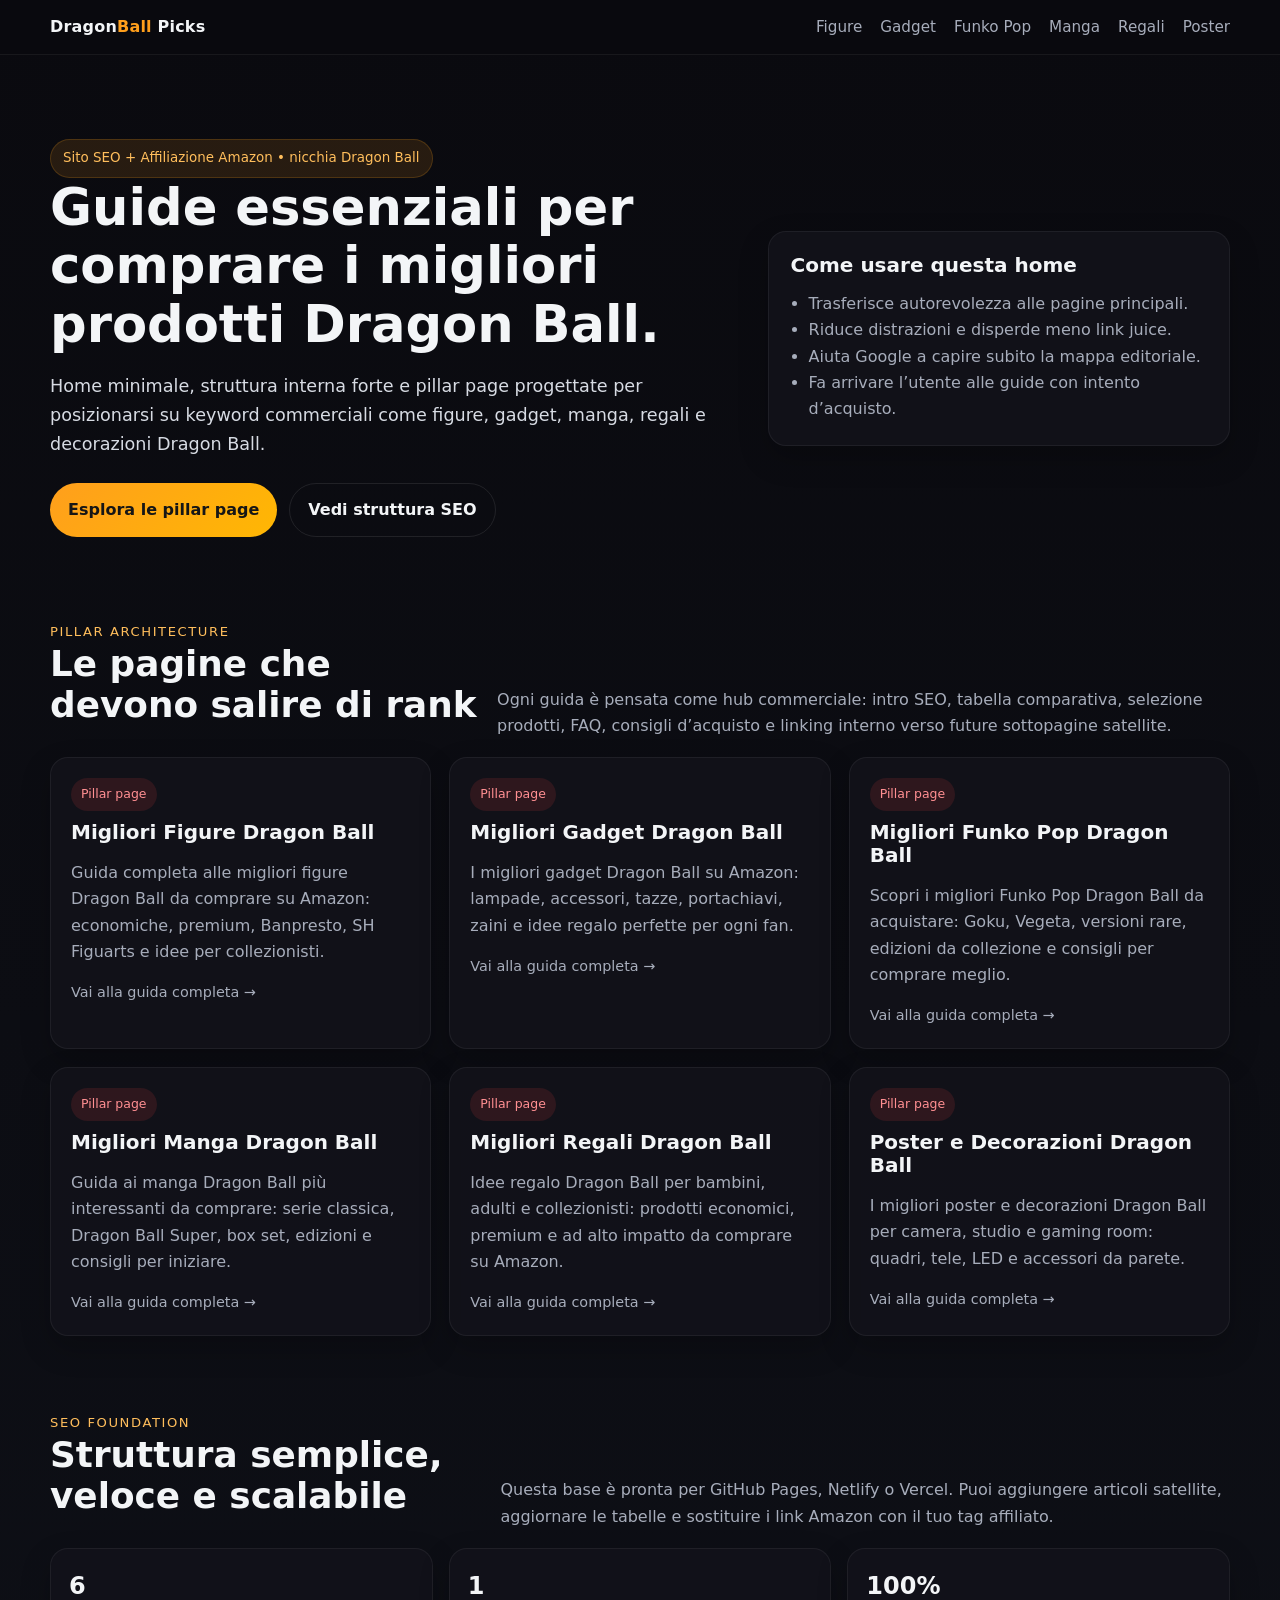
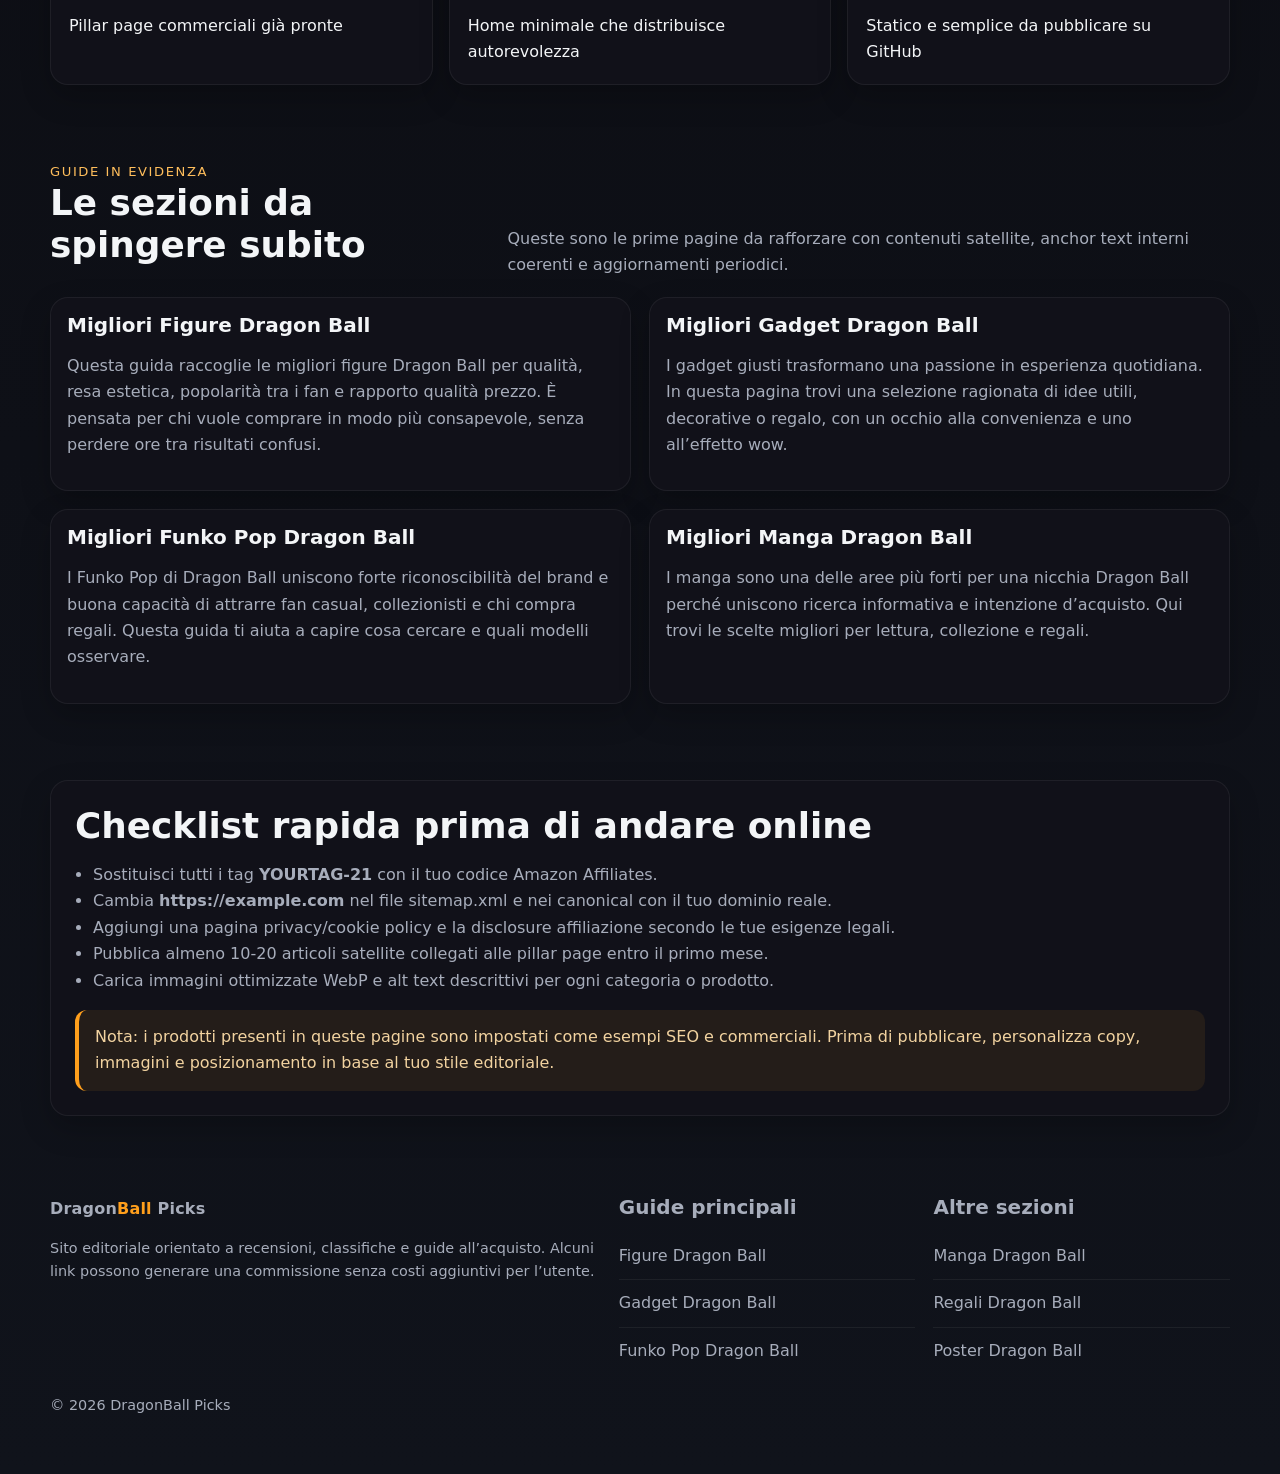
<file: index.html>
<!DOCTYPE html>
<html lang="it">
<head>
  <meta charset="UTF-8" />
  <meta name="viewport" content="width=device-width, initial-scale=1.0" />
  <title>DragonBall Picks | Guide all'acquisto Dragon Ball</title>
  <meta name="description" content="Home minimale SEO per un sito Dragon Ball in affiliazione Amazon con pillar page orientate al ranking." />
  <meta name="robots" content="index,follow,max-image-preview:large" />
  <link rel="canonical" href="https://example.com/index.html" />
  <meta property="og:type" content="website" />
  <meta property="og:title" content="DragonBall Picks | Guide all'acquisto Dragon Ball" />
  <meta property="og:description" content="Home minimale SEO per un sito Dragon Ball in affiliazione Amazon con pillar page orientate al ranking." />
  <meta property="og:url" content="https://example.com/index.html" />
  <meta property="og:site_name" content="DragonBall Picks" />
  <meta name="twitter:card" content="summary_large_image" />
  <link rel="stylesheet" href="assets/css/styles.css" />
  <script type="application/ld+json">{
    "@context": "https://schema.org",
    "@type": "WebSite",
    "name": "DragonBall Picks",
    "url": "https://example.com"
  }</script>
</head>
<body>
  

<div class="topbar">
  <div class="container nav">
    <a class="logo" href="index.html">Dragon<span>Ball</span> Picks</a>
    <div class="nav-links">
      <a href="pages/migliori-figure-dragon-ball.html">Figure</a>
      <a href="pages/migliori-gadget-dragon-ball.html">Gadget</a>
      <a href="pages/migliori-funko-pop-dragon-ball.html">Funko Pop</a>
      <a href="pages/migliori-manga-dragon-ball.html">Manga</a>
      <a href="pages/migliori-regali-dragon-ball.html">Regali</a>
      <a href="pages/poster-dragon-ball.html">Poster</a>
    </div>
  </div>
</div>

<header class="hero">
  <div class="container hero-grid">
    <div>
      <span class="eyebrow">Sito SEO + Affiliazione Amazon • nicchia Dragon Ball</span>
      <h1>Guide essenziali per comprare i migliori prodotti Dragon Ball.</h1>
      <p class="lead">Home minimale, struttura interna forte e pillar page progettate per posizionarsi su keyword commerciali come figure, gadget, manga, regali e decorazioni Dragon Ball.</p>
      <div class="cta-row">
        <a class="btn btn-primary" href="#pillar">Esplora le pillar page</a>
        <a class="btn btn-secondary" href="#struttura">Vedi struttura SEO</a>
      </div>
    </div>
    <aside class="hero-card">
      <h3>Come usare questa home</h3>
      <ul>
        <li>Trasferisce autorevolezza alle pagine principali.</li>
        <li>Riduce distrazioni e disperde meno link juice.</li>
        <li>Aiuta Google a capire subito la mappa editoriale.</li>
        <li>Fa arrivare l’utente alle guide con intento d’acquisto.</li>
      </ul>
    </aside>
  </div>
</header>

<section id="pillar">
  <div class="container">
    <div class="section-head">
      <div>
        <div class="kicker">Pillar architecture</div>
        <h2>Le pagine che devono salire di rank</h2>
      </div>
      <p>Ogni guida è pensata come hub commerciale: intro SEO, tabella comparativa, selezione prodotti, FAQ, consigli d’acquisto e linking interno verso future sottopagine satellite.</p>
    </div>
    <div class="grid grid-3 pillars"><a href="pages/migliori-figure-dragon-ball.html" class="card">
      <div class="badge">Pillar page</div>
      <h3>Migliori Figure Dragon Ball</h3>
      <p>Guida completa alle migliori figure Dragon Ball da comprare su Amazon: economiche, premium, Banpresto, SH Figuarts e idee per collezionisti.</p>
      <div class="small">Vai alla guida completa →</div>
    </a><a href="pages/migliori-gadget-dragon-ball.html" class="card">
      <div class="badge">Pillar page</div>
      <h3>Migliori Gadget Dragon Ball</h3>
      <p>I migliori gadget Dragon Ball su Amazon: lampade, accessori, tazze, portachiavi, zaini e idee regalo perfette per ogni fan.</p>
      <div class="small">Vai alla guida completa →</div>
    </a><a href="pages/migliori-funko-pop-dragon-ball.html" class="card">
      <div class="badge">Pillar page</div>
      <h3>Migliori Funko Pop Dragon Ball</h3>
      <p>Scopri i migliori Funko Pop Dragon Ball da acquistare: Goku, Vegeta, versioni rare, edizioni da collezione e consigli per comprare meglio.</p>
      <div class="small">Vai alla guida completa →</div>
    </a><a href="pages/migliori-manga-dragon-ball.html" class="card">
      <div class="badge">Pillar page</div>
      <h3>Migliori Manga Dragon Ball</h3>
      <p>Guida ai manga Dragon Ball più interessanti da comprare: serie classica, Dragon Ball Super, box set, edizioni e consigli per iniziare.</p>
      <div class="small">Vai alla guida completa →</div>
    </a><a href="pages/migliori-regali-dragon-ball.html" class="card">
      <div class="badge">Pillar page</div>
      <h3>Migliori Regali Dragon Ball</h3>
      <p>Idee regalo Dragon Ball per bambini, adulti e collezionisti: prodotti economici, premium e ad alto impatto da comprare su Amazon.</p>
      <div class="small">Vai alla guida completa →</div>
    </a><a href="pages/poster-dragon-ball.html" class="card">
      <div class="badge">Pillar page</div>
      <h3>Poster e Decorazioni Dragon Ball</h3>
      <p>I migliori poster e decorazioni Dragon Ball per camera, studio e gaming room: quadri, tele, LED e accessori da parete.</p>
      <div class="small">Vai alla guida completa →</div>
    </a></div>
  </div>
</section>

<section id="struttura">
  <div class="container">
    <div class="section-head">
      <div>
        <div class="kicker">SEO foundation</div>
        <h2>Struttura semplice, veloce e scalabile</h2>
      </div>
      <p>Questa base è pronta per GitHub Pages, Netlify o Vercel. Puoi aggiungere articoli satellite, aggiornare le tabelle e sostituire i link Amazon con il tuo tag affiliato.</p>
    </div>
    <div class="stats">
      <div class="stat"><strong>6</strong><span>Pillar page commerciali già pronte</span></div>
      <div class="stat"><strong>1</strong><span>Home minimale che distribuisce autorevolezza</span></div>
      <div class="stat"><strong>100%</strong><span>Statico e semplice da pubblicare su GitHub</span></div>
    </div>
  </div>
</section>

<section>
  <div class="container">
    <div class="section-head">
      <div>
        <div class="kicker">Guide in evidenza</div>
        <h2>Le sezioni da spingere subito</h2>
      </div>
      <p>Queste sono le prime pagine da rafforzare con contenuti satellite, anchor text interni coerenti e aggiornamenti periodici.</p>
    </div>
    <div class="grid grid-2"><a href="pages/migliori-figure-dragon-ball.html" class="mini-card"><h3>Migliori Figure Dragon Ball</h3><p>Questa guida raccoglie le migliori figure Dragon Ball per qualità, resa estetica, popolarità tra i fan e rapporto qualità prezzo. È pensata per chi vuole comprare in modo più consapevole, senza perdere ore tra risultati confusi.</p></a><a href="pages/migliori-gadget-dragon-ball.html" class="mini-card"><h3>Migliori Gadget Dragon Ball</h3><p>I gadget giusti trasformano una passione in esperienza quotidiana. In questa pagina trovi una selezione ragionata di idee utili, decorative o regalo, con un occhio alla convenienza e uno all’effetto wow.</p></a><a href="pages/migliori-funko-pop-dragon-ball.html" class="mini-card"><h3>Migliori Funko Pop Dragon Ball</h3><p>I Funko Pop di Dragon Ball uniscono forte riconoscibilità del brand e buona capacità di attrarre fan casual, collezionisti e chi compra regali. Questa guida ti aiuta a capire cosa cercare e quali modelli osservare.</p></a><a href="pages/migliori-manga-dragon-ball.html" class="mini-card"><h3>Migliori Manga Dragon Ball</h3><p>I manga sono una delle aree più forti per una nicchia Dragon Ball perché uniscono ricerca informativa e intenzione d’acquisto. Qui trovi le scelte migliori per lettura, collezione e regali.</p></a></div>
  </div>
</section>

<section>
  <div class="container content-box">
    <h2>Checklist rapida prima di andare online</h2>
    <ul>
      <li>Sostituisci tutti i tag <strong>YOURTAG-21</strong> con il tuo codice Amazon Affiliates.</li>
      <li>Cambia <strong>https://example.com</strong> nel file sitemap.xml e nei canonical con il tuo dominio reale.</li>
      <li>Aggiungi una pagina privacy/cookie policy e la disclosure affiliazione secondo le tue esigenze legali.</li>
      <li>Pubblica almeno 10-20 articoli satellite collegati alle pillar page entro il primo mese.</li>
      <li>Carica immagini ottimizzate WebP e alt text descrittivi per ogni categoria o prodotto.</li>
    </ul>
    <div class="notice">Nota: i prodotti presenti in queste pagine sono impostati come esempi SEO e commerciali. Prima di pubblicare, personalizza copy, immagini e posizionamento in base al tuo stile editoriale.</div>
  </div>
</section>

<footer class="footer">
  <div class="container footer-grid">
    <div>
      <div class="logo">Dragon<span>Ball</span> Picks</div>
      <p class="small">Sito editoriale orientato a recensioni, classifiche e guide all’acquisto. Alcuni link possono generare una commissione senza costi aggiuntivi per l’utente.</p>
    </div>
    <div>
      <h3>Guide principali</h3>
      <ul class="list-clean">
        <li><a href="pages/migliori-figure-dragon-ball.html">Figure Dragon Ball</a></li>
        <li><a href="pages/migliori-gadget-dragon-ball.html">Gadget Dragon Ball</a></li>
        <li><a href="pages/migliori-funko-pop-dragon-ball.html">Funko Pop Dragon Ball</a></li>
      </ul>
    </div>
    <div>
      <h3>Altre sezioni</h3>
      <ul class="list-clean">
        <li><a href="pages/migliori-manga-dragon-ball.html">Manga Dragon Ball</a></li>
        <li><a href="pages/migliori-regali-dragon-ball.html">Regali Dragon Ball</a></li>
        <li><a href="pages/poster-dragon-ball.html">Poster Dragon Ball</a></li>
      </ul>
    </div>
  </div>
  <div class="container small" style="margin-top:20px;">© <span data-year></span> DragonBall Picks</div>
</footer>

  <script src="assets/js/main.js" defer></script>
</body>
</html>
</file>
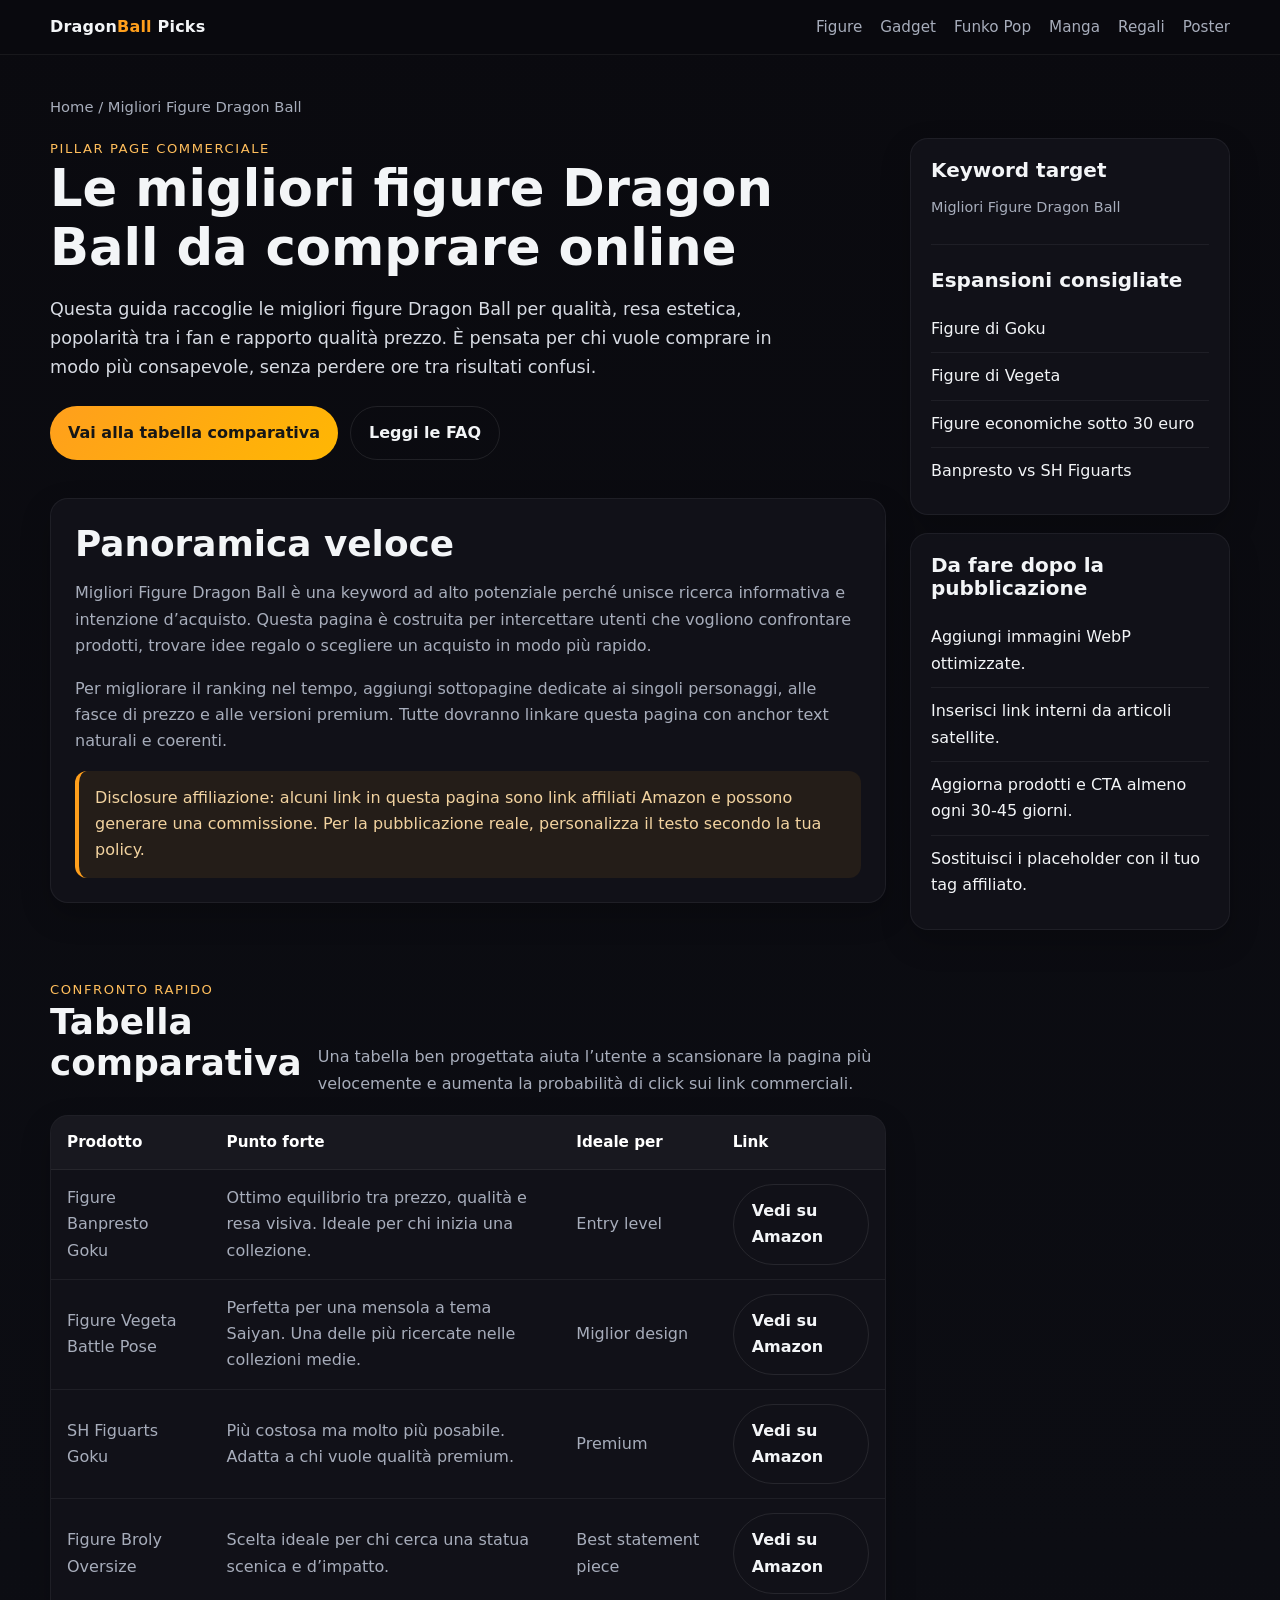
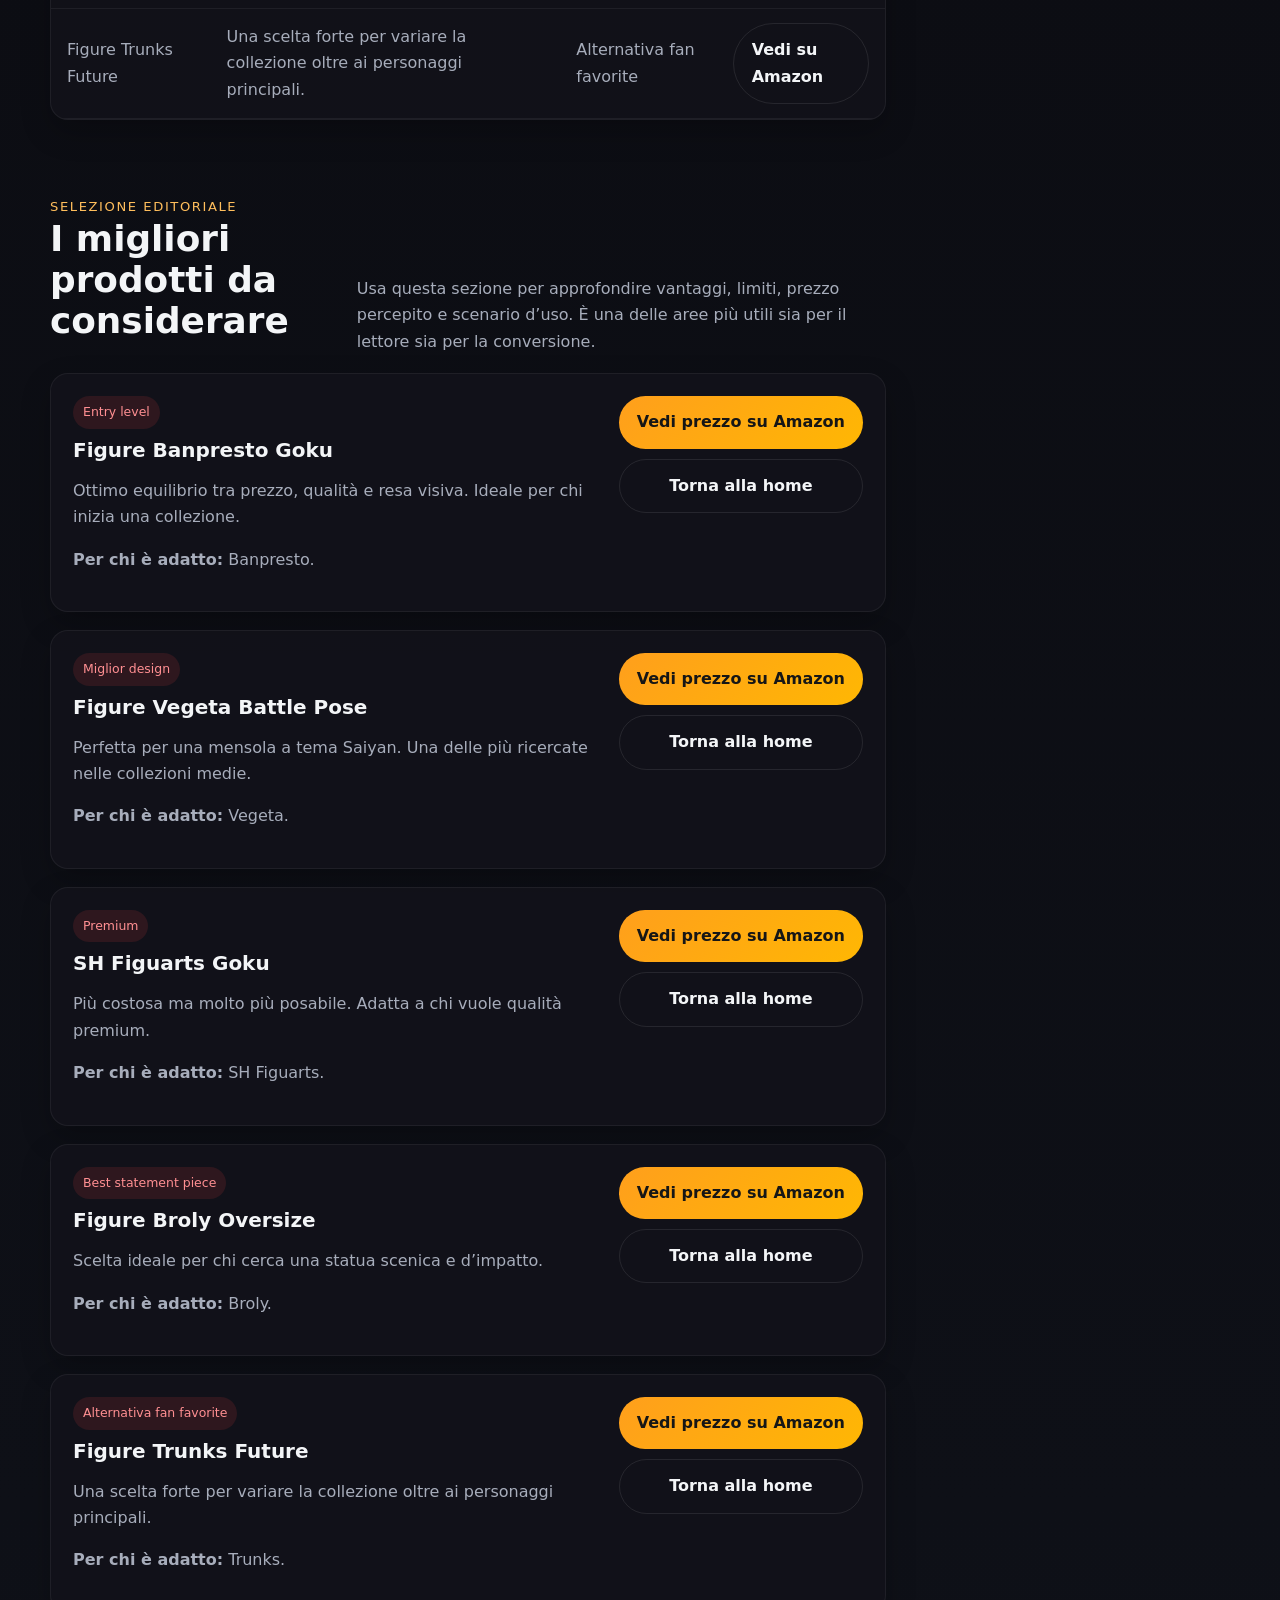
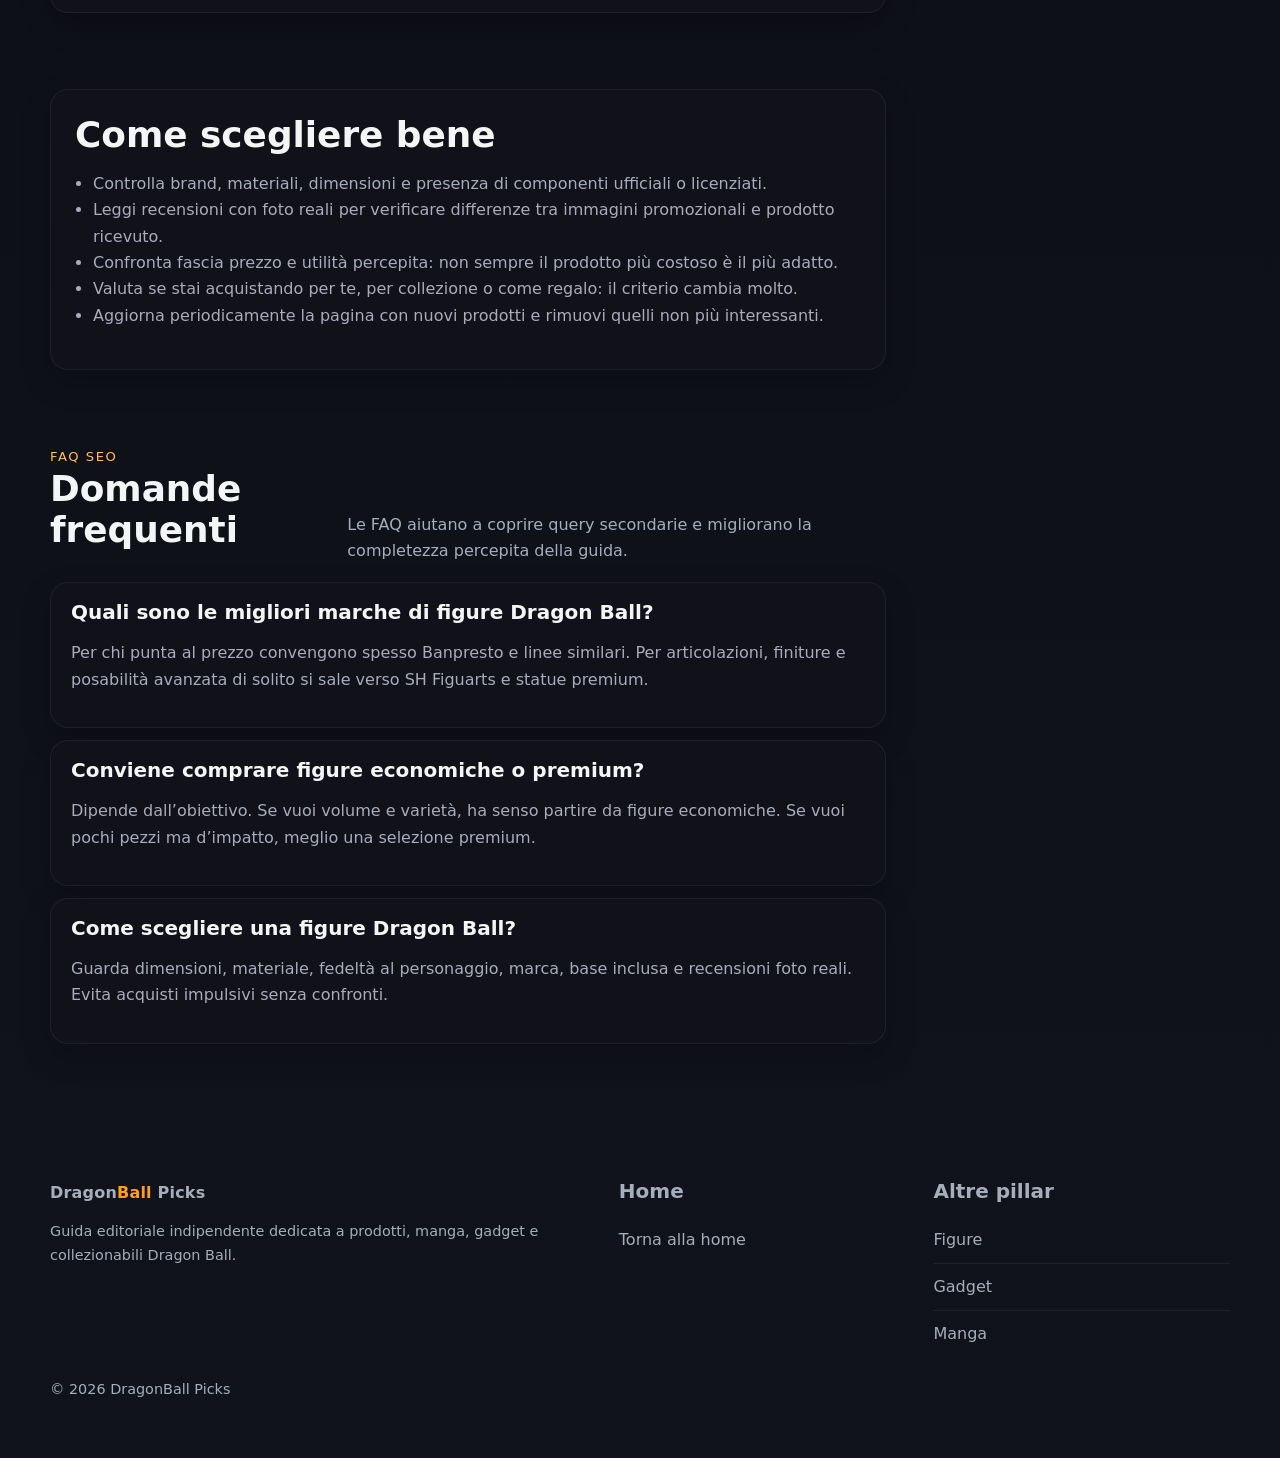
<file: pages/migliori-figure-dragon-ball.html>
<!DOCTYPE html>
<html lang="it">
<head>
  <meta charset="UTF-8" />
  <meta name="viewport" content="width=device-width, initial-scale=1.0" />
  <title>Migliori Figure Dragon Ball | DragonBall Picks</title>
  <meta name="description" content="Guida completa alle migliori figure Dragon Ball da comprare su Amazon: economiche, premium, Banpresto, SH Figuarts e idee per collezionisti." />
  <meta name="robots" content="index,follow,max-image-preview:large" />
  <link rel="canonical" href="https://example.com/pages/migliori-figure-dragon-ball.html" />
  <meta property="og:type" content="website" />
  <meta property="og:title" content="Migliori Figure Dragon Ball | DragonBall Picks" />
  <meta property="og:description" content="Guida completa alle migliori figure Dragon Ball da comprare su Amazon: economiche, premium, Banpresto, SH Figuarts e idee per collezionisti." />
  <meta property="og:url" content="https://example.com/pages/migliori-figure-dragon-ball.html" />
  <meta property="og:site_name" content="DragonBall Picks" />
  <meta name="twitter:card" content="summary_large_image" />
  <link rel="stylesheet" href="../assets/css/styles.css" />
  <script type="application/ld+json">{
    "@context": "https://schema.org",
    "@type": "WebSite",
    "name": "DragonBall Picks",
    "url": "https://example.com"
  }</script>
</head>
<body>
  
    
<div class="topbar">
  <div class="container nav">
    <a class="logo" href="../index.html">Dragon<span>Ball</span> Picks</a>
    <div class="nav-links">
      <a href="../pages/migliori-figure-dragon-ball.html">Figure</a>
      <a href="../pages/migliori-gadget-dragon-ball.html">Gadget</a>
      <a href="../pages/migliori-funko-pop-dragon-ball.html">Funko Pop</a>
      <a href="../pages/migliori-manga-dragon-ball.html">Manga</a>
      <a href="../pages/migliori-regali-dragon-ball.html">Regali</a>
      <a href="../pages/poster-dragon-ball.html">Poster</a>
    </div>
  </div>
</div>

    <main class="container" style="padding-top:40px; padding-bottom:56px;">
      <div class="breadcrumbs"><a href="../index.html">Home</a> / Migliori Figure Dragon Ball</div>
      <div class="article-grid">
        <article>
          <header>
            <div class="kicker">Pillar page commerciale</div>
            <h1>Le migliori figure Dragon Ball da comprare online</h1>
            <p class="lead">Questa guida raccoglie le migliori figure Dragon Ball per qualità, resa estetica, popolarità tra i fan e rapporto qualità prezzo. È pensata per chi vuole comprare in modo più consapevole, senza perdere ore tra risultati confusi.</p>
            <div class="cta-row">
              <a class="btn btn-primary" href="#tabella">Vai alla tabella comparativa</a>
              <a class="btn btn-secondary" href="#faq">Leggi le FAQ</a>
            </div>
          </header>

          <section>
            <div class="content-box">
              <h2>Panoramica veloce</h2>
              <p>Migliori Figure Dragon Ball è una keyword ad alto potenziale perché unisce ricerca informativa e intenzione d’acquisto. Questa pagina è costruita per intercettare utenti che vogliono confrontare prodotti, trovare idee regalo o scegliere un acquisto in modo più rapido.</p>
              <p>Per migliorare il ranking nel tempo, aggiungi sottopagine dedicate ai singoli personaggi, alle fasce di prezzo e alle versioni premium. Tutte dovranno linkare questa pagina con anchor text naturali e coerenti.</p>
              <div class="notice">Disclosure affiliazione: alcuni link in questa pagina sono link affiliati Amazon e possono generare una commissione. Per la pubblicazione reale, personalizza il testo secondo la tua policy.</div>
            </div>
          </section>

          <section id="tabella">
            <div class="section-head">
              <div>
                <div class="kicker">Confronto rapido</div>
                <h2>Tabella comparativa</h2>
              </div>
              <p>Una tabella ben progettata aiuta l’utente a scansionare la pagina più velocemente e aumenta la probabilità di click sui link commerciali.</p>
            </div>
            <div class="table-wrap">
              <table>
                <thead>
                  <tr>
                    <th>Prodotto</th>
                    <th>Punto forte</th>
                    <th>Ideale per</th>
                    <th>Link</th>
                  </tr>
                </thead>
                <tbody><tr><td>Figure Banpresto Goku</td><td>Ottimo equilibrio tra prezzo, qualità e resa visiva. Ideale per chi inizia una collezione.</td><td>Entry level</td><td><a class="btn btn-secondary" href="https://www.amazon.it/s?k=Figure+Banpresto+Goku+figure+Dragon+Ball&tag=YOURTAG-21" rel="nofollow sponsored">Vedi su Amazon</a></td></tr><tr><td>Figure Vegeta Battle Pose</td><td>Perfetta per una mensola a tema Saiyan. Una delle più ricercate nelle collezioni medie.</td><td>Miglior design</td><td><a class="btn btn-secondary" href="https://www.amazon.it/s?k=Figure+Vegeta+Battle+Pose+figure+Dragon+Ball&tag=YOURTAG-21" rel="nofollow sponsored">Vedi su Amazon</a></td></tr><tr><td>SH Figuarts Goku</td><td>Più costosa ma molto più posabile. Adatta a chi vuole qualità premium.</td><td>Premium</td><td><a class="btn btn-secondary" href="https://www.amazon.it/s?k=SH+Figuarts+Goku+figure+Dragon+Ball&tag=YOURTAG-21" rel="nofollow sponsored">Vedi su Amazon</a></td></tr><tr><td>Figure Broly Oversize</td><td>Scelta ideale per chi cerca una statua scenica e d’impatto.</td><td>Best statement piece</td><td><a class="btn btn-secondary" href="https://www.amazon.it/s?k=Figure+Broly+Oversize+figure+Dragon+Ball&tag=YOURTAG-21" rel="nofollow sponsored">Vedi su Amazon</a></td></tr><tr><td>Figure Trunks Future</td><td>Una scelta forte per variare la collezione oltre ai personaggi principali.</td><td>Alternativa fan favorite</td><td><a class="btn btn-secondary" href="https://www.amazon.it/s?k=Figure+Trunks+Future+figure+Dragon+Ball&tag=YOURTAG-21" rel="nofollow sponsored">Vedi su Amazon</a></td></tr></tbody>
              </table>
            </div>
          </section>

          <section>
            <div class="section-head">
              <div>
                <div class="kicker">Selezione editoriale</div>
                <h2>I migliori prodotti da considerare</h2>
              </div>
              <p>Usa questa sezione per approfondire vantaggi, limiti, prezzo percepito e scenario d’uso. È una delle aree più utili sia per il lettore sia per la conversione.</p>
            </div>
            <div class="grid"><article class="product">
          <div>
            <div class="badge">Entry level</div>
            <h3>Figure Banpresto Goku</h3>
            <p>Ottimo equilibrio tra prezzo, qualità e resa visiva. Ideale per chi inizia una collezione.</p>
            <p><strong>Per chi è adatto:</strong> Banpresto.</p>
          </div>
          <div class="actions">
            <a class="btn btn-primary" href="https://www.amazon.it/s?k=Figure+Banpresto+Goku+figure+Dragon+Ball&tag=YOURTAG-21" rel="nofollow sponsored">Vedi prezzo su Amazon</a>
            <a class="btn btn-secondary" href="../index.html">Torna alla home</a>
          </div>
        </article><article class="product">
          <div>
            <div class="badge">Miglior design</div>
            <h3>Figure Vegeta Battle Pose</h3>
            <p>Perfetta per una mensola a tema Saiyan. Una delle più ricercate nelle collezioni medie.</p>
            <p><strong>Per chi è adatto:</strong> Vegeta.</p>
          </div>
          <div class="actions">
            <a class="btn btn-primary" href="https://www.amazon.it/s?k=Figure+Vegeta+Battle+Pose+figure+Dragon+Ball&tag=YOURTAG-21" rel="nofollow sponsored">Vedi prezzo su Amazon</a>
            <a class="btn btn-secondary" href="../index.html">Torna alla home</a>
          </div>
        </article><article class="product">
          <div>
            <div class="badge">Premium</div>
            <h3>SH Figuarts Goku</h3>
            <p>Più costosa ma molto più posabile. Adatta a chi vuole qualità premium.</p>
            <p><strong>Per chi è adatto:</strong> SH Figuarts.</p>
          </div>
          <div class="actions">
            <a class="btn btn-primary" href="https://www.amazon.it/s?k=SH+Figuarts+Goku+figure+Dragon+Ball&tag=YOURTAG-21" rel="nofollow sponsored">Vedi prezzo su Amazon</a>
            <a class="btn btn-secondary" href="../index.html">Torna alla home</a>
          </div>
        </article><article class="product">
          <div>
            <div class="badge">Best statement piece</div>
            <h3>Figure Broly Oversize</h3>
            <p>Scelta ideale per chi cerca una statua scenica e d’impatto.</p>
            <p><strong>Per chi è adatto:</strong> Broly.</p>
          </div>
          <div class="actions">
            <a class="btn btn-primary" href="https://www.amazon.it/s?k=Figure+Broly+Oversize+figure+Dragon+Ball&tag=YOURTAG-21" rel="nofollow sponsored">Vedi prezzo su Amazon</a>
            <a class="btn btn-secondary" href="../index.html">Torna alla home</a>
          </div>
        </article><article class="product">
          <div>
            <div class="badge">Alternativa fan favorite</div>
            <h3>Figure Trunks Future</h3>
            <p>Una scelta forte per variare la collezione oltre ai personaggi principali.</p>
            <p><strong>Per chi è adatto:</strong> Trunks.</p>
          </div>
          <div class="actions">
            <a class="btn btn-primary" href="https://www.amazon.it/s?k=Figure+Trunks+Future+figure+Dragon+Ball&tag=YOURTAG-21" rel="nofollow sponsored">Vedi prezzo su Amazon</a>
            <a class="btn btn-secondary" href="../index.html">Torna alla home</a>
          </div>
        </article></div>
          </section>

          <section>
            <div class="content-box">
              <h2>Come scegliere bene</h2>
              <ul>
                <li>Controlla brand, materiali, dimensioni e presenza di componenti ufficiali o licenziati.</li>
                <li>Leggi recensioni con foto reali per verificare differenze tra immagini promozionali e prodotto ricevuto.</li>
                <li>Confronta fascia prezzo e utilità percepita: non sempre il prodotto più costoso è il più adatto.</li>
                <li>Valuta se stai acquistando per te, per collezione o come regalo: il criterio cambia molto.</li>
                <li>Aggiorna periodicamente la pagina con nuovi prodotti e rimuovi quelli non più interessanti.</li>
              </ul>
            </div>
          </section>

          <section id="faq">
            <div class="section-head">
              <div>
                <div class="kicker">FAQ SEO</div>
                <h2>Domande frequenti</h2>
              </div>
              <p>Le FAQ aiutano a coprire query secondarie e migliorano la completezza percepita della guida.</p>
            </div>
            <div class="faq"><h3>Quali sono le migliori marche di figure Dragon Ball?</h3><p>Per chi punta al prezzo convengono spesso Banpresto e linee similari. Per articolazioni, finiture e posabilità avanzata di solito si sale verso SH Figuarts e statue premium.</p></div><div class="faq"><h3>Conviene comprare figure economiche o premium?</h3><p>Dipende dall’obiettivo. Se vuoi volume e varietà, ha senso partire da figure economiche. Se vuoi pochi pezzi ma d’impatto, meglio una selezione premium.</p></div><div class="faq"><h3>Come scegliere una figure Dragon Ball?</h3><p>Guarda dimensioni, materiale, fedeltà al personaggio, marca, base inclusa e recensioni foto reali. Evita acquisti impulsivi senza confronti.</p></div>
          </section>
        </article>

        <aside class="sidebar-sticky">
          <div class="card">
            <h3>Keyword target</h3>
            <p class="small">Migliori Figure Dragon Ball</p>
            <div class="hr"></div>
            <h3>Espansioni consigliate</h3>
            <ul class="list-clean related"><li><a href="#">Figure di Goku</a></li><li><a href="#">Figure di Vegeta</a></li><li><a href="#">Figure economiche sotto 30 euro</a></li><li><a href="#">Banpresto vs SH Figuarts</a></li></ul>
          </div>
          <div class="card" style="margin-top:18px;">
            <h3>Da fare dopo la pubblicazione</h3>
            <ul class="list-clean">
              <li>Aggiungi immagini WebP ottimizzate.</li>
              <li>Inserisci link interni da articoli satellite.</li>
              <li>Aggiorna prodotti e CTA almeno ogni 30-45 giorni.</li>
              <li>Sostituisci i placeholder con il tuo tag affiliato.</li>
            </ul>
          </div>
        </aside>
      </div>
    </main>
    <footer class="footer">
      <div class="container footer-grid">
        <div>
          <div class="logo">Dragon<span>Ball</span> Picks</div>
          <p class="small">Guida editoriale indipendente dedicata a prodotti, manga, gadget e collezionabili Dragon Ball.</p>
        </div>
        <div>
          <h3>Home</h3>
          <ul class="list-clean"><li><a href="../index.html">Torna alla home</a></li></ul>
        </div>
        <div>
          <h3>Altre pillar</h3>
          <ul class="list-clean">
            <li><a href="migliori-figure-dragon-ball.html">Figure</a></li>
            <li><a href="migliori-gadget-dragon-ball.html">Gadget</a></li>
            <li><a href="migliori-manga-dragon-ball.html">Manga</a></li>
          </ul>
        </div>
      </div>
      <div class="container small" style="margin-top:20px;">© <span data-year></span> DragonBall Picks</div>
    </footer>
    <script type="application/ld+json">{
      "@context":"https://schema.org",
      "@type":"ItemList",
      "name":"Migliori Figure Dragon Ball",
      "itemListElement":[{"@type":"ListItem","position":1,"name":"Figure Banpresto Goku","url":"https://www.amazon.it/s?k=Figure+Banpresto+Goku+figure+Dragon+Ball&tag=YOURTAG-21"},{"@type":"ListItem","position":2,"name":"Figure Vegeta Battle Pose","url":"https://www.amazon.it/s?k=Figure+Vegeta+Battle+Pose+figure+Dragon+Ball&tag=YOURTAG-21"},{"@type":"ListItem","position":3,"name":"SH Figuarts Goku","url":"https://www.amazon.it/s?k=SH+Figuarts+Goku+figure+Dragon+Ball&tag=YOURTAG-21"},{"@type":"ListItem","position":4,"name":"Figure Broly Oversize","url":"https://www.amazon.it/s?k=Figure+Broly+Oversize+figure+Dragon+Ball&tag=YOURTAG-21"},{"@type":"ListItem","position":5,"name":"Figure Trunks Future","url":"https://www.amazon.it/s?k=Figure+Trunks+Future+figure+Dragon+Ball&tag=YOURTAG-21"}]
    }</script>
    
  <script src="../assets/js/main.js" defer></script>
</body>
</html>
</file>
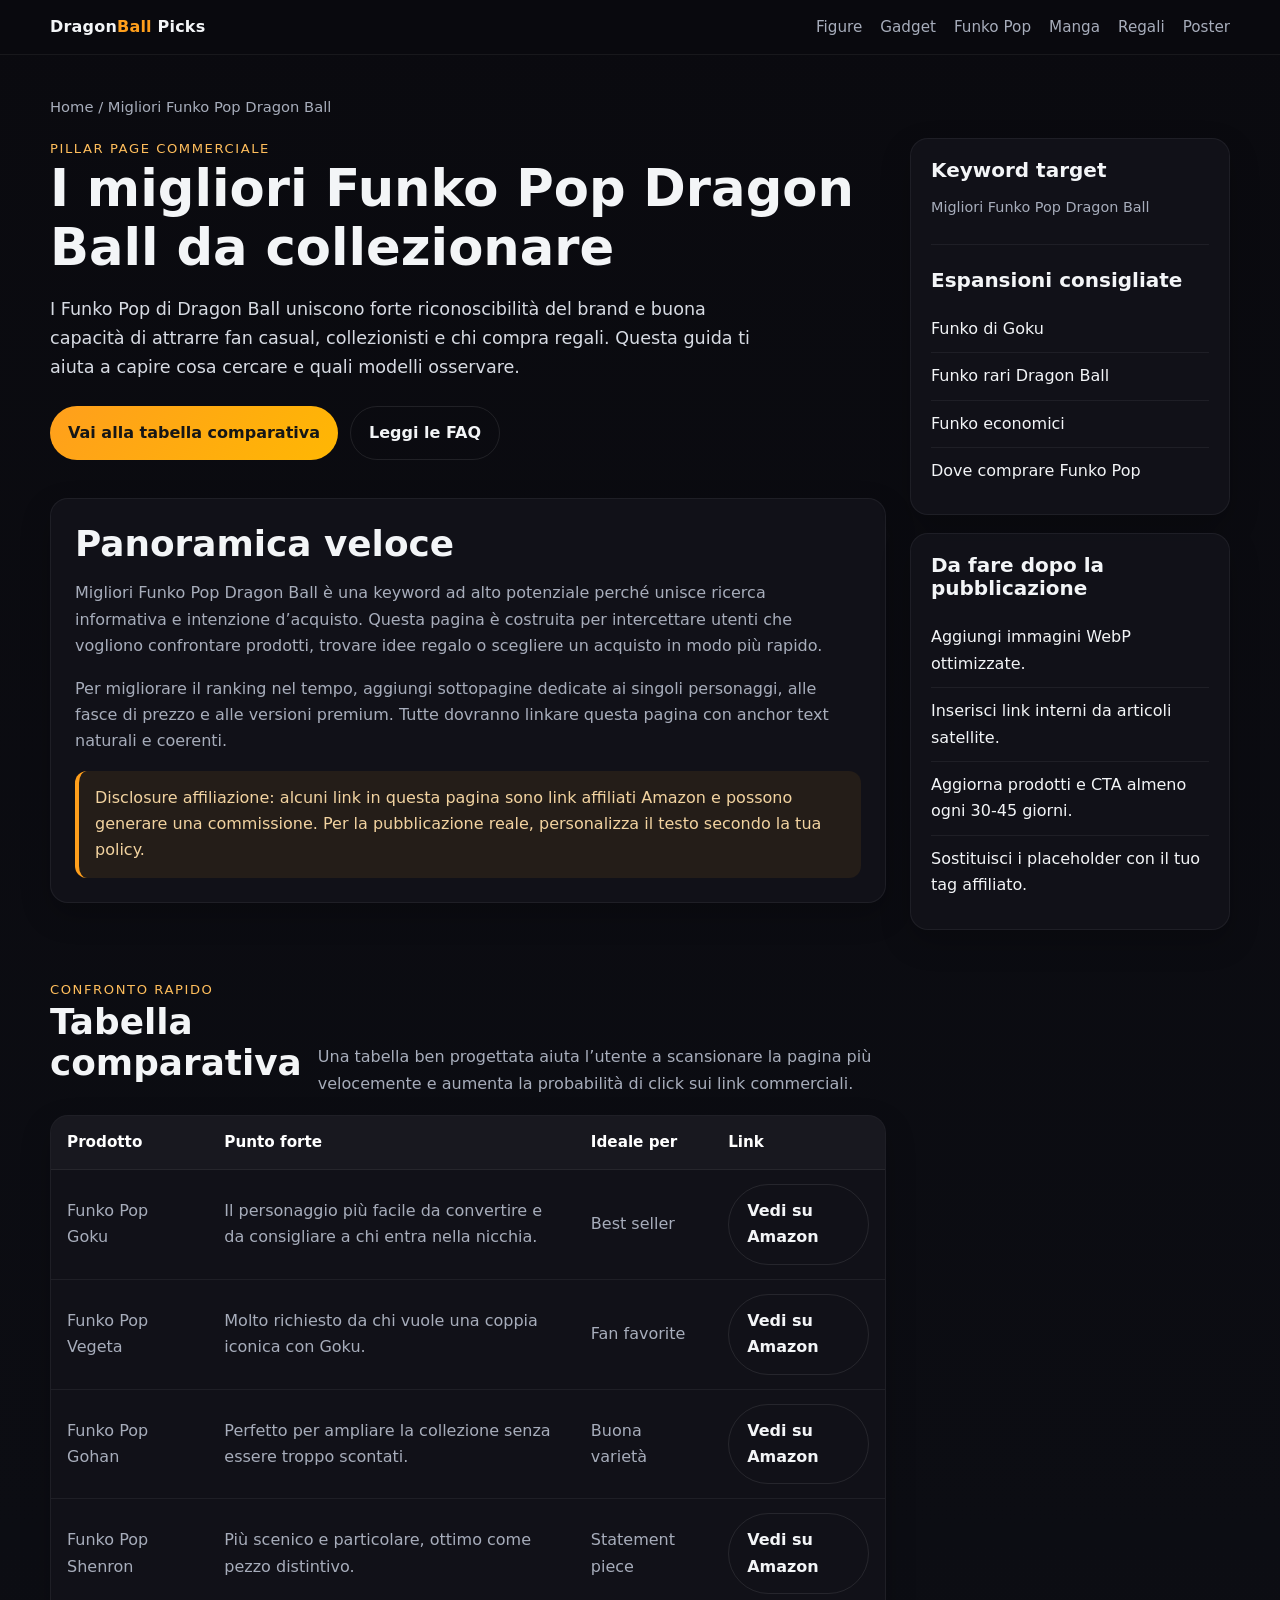
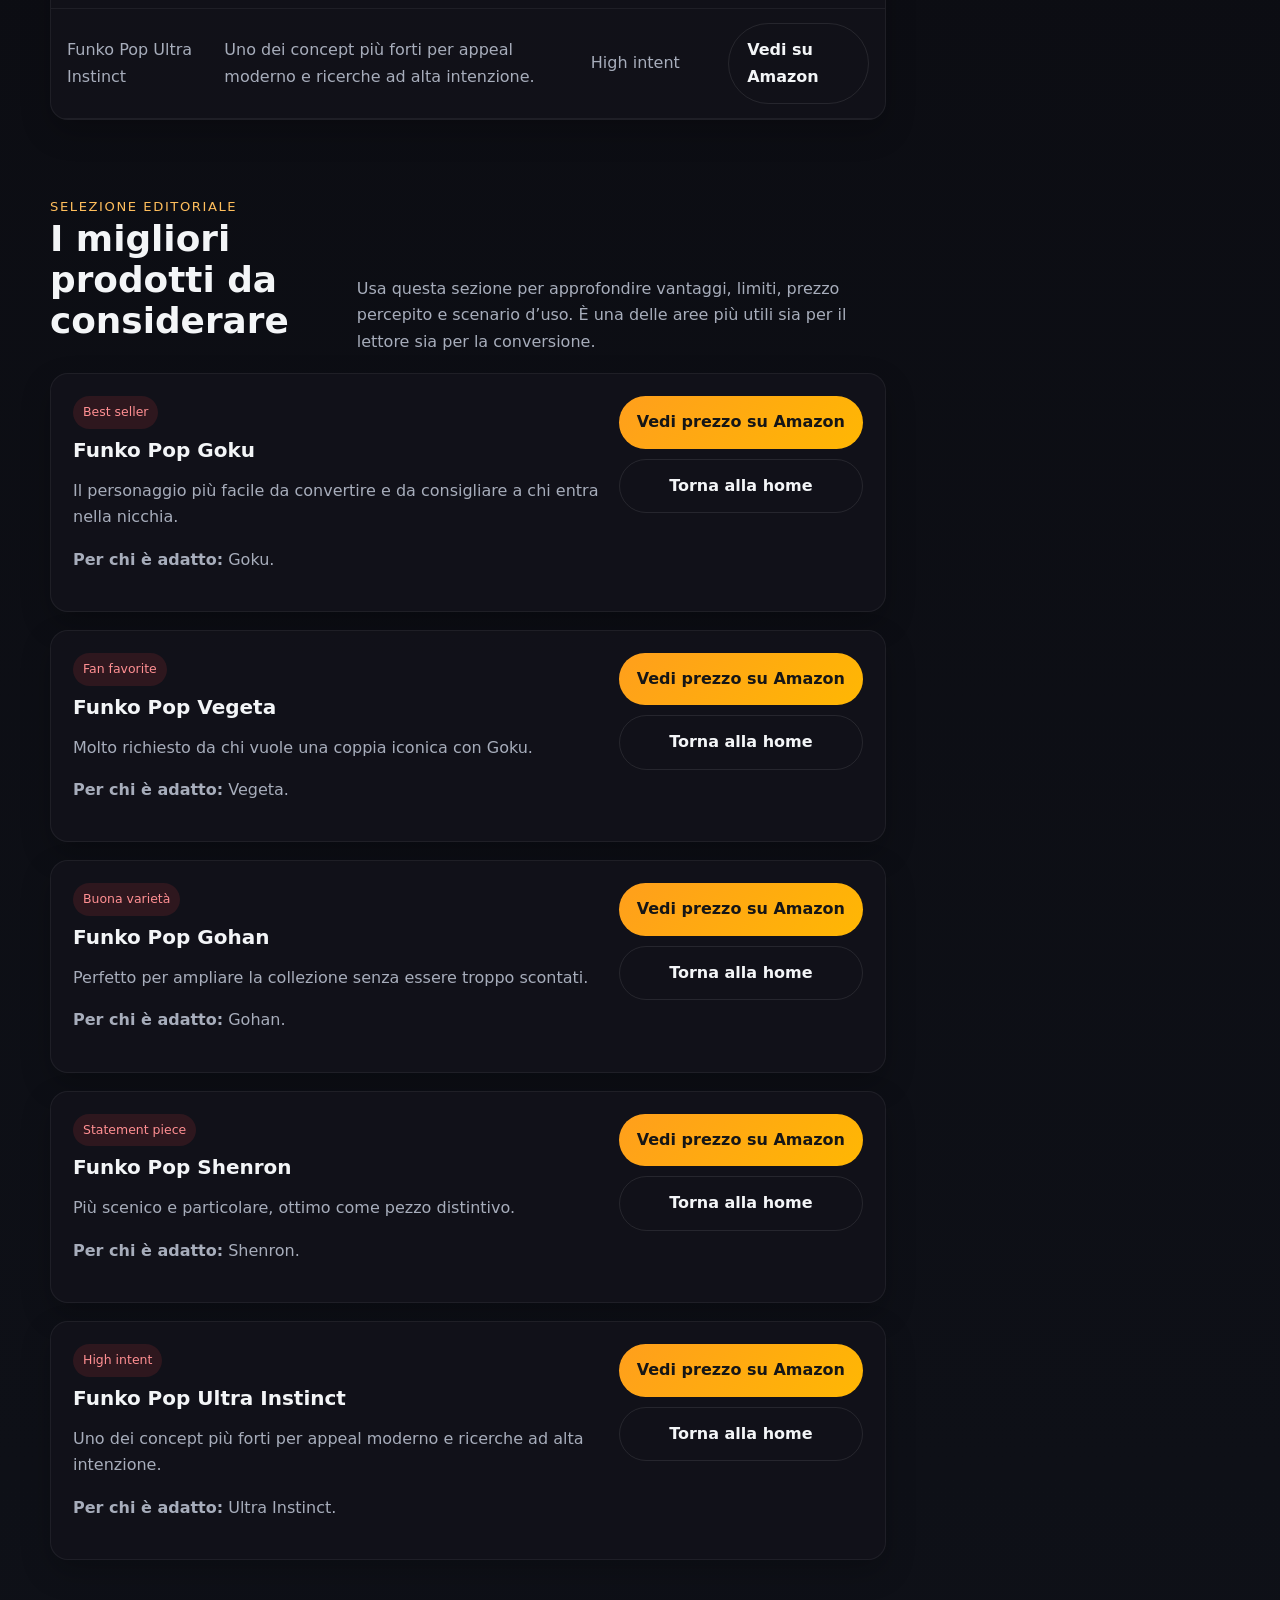
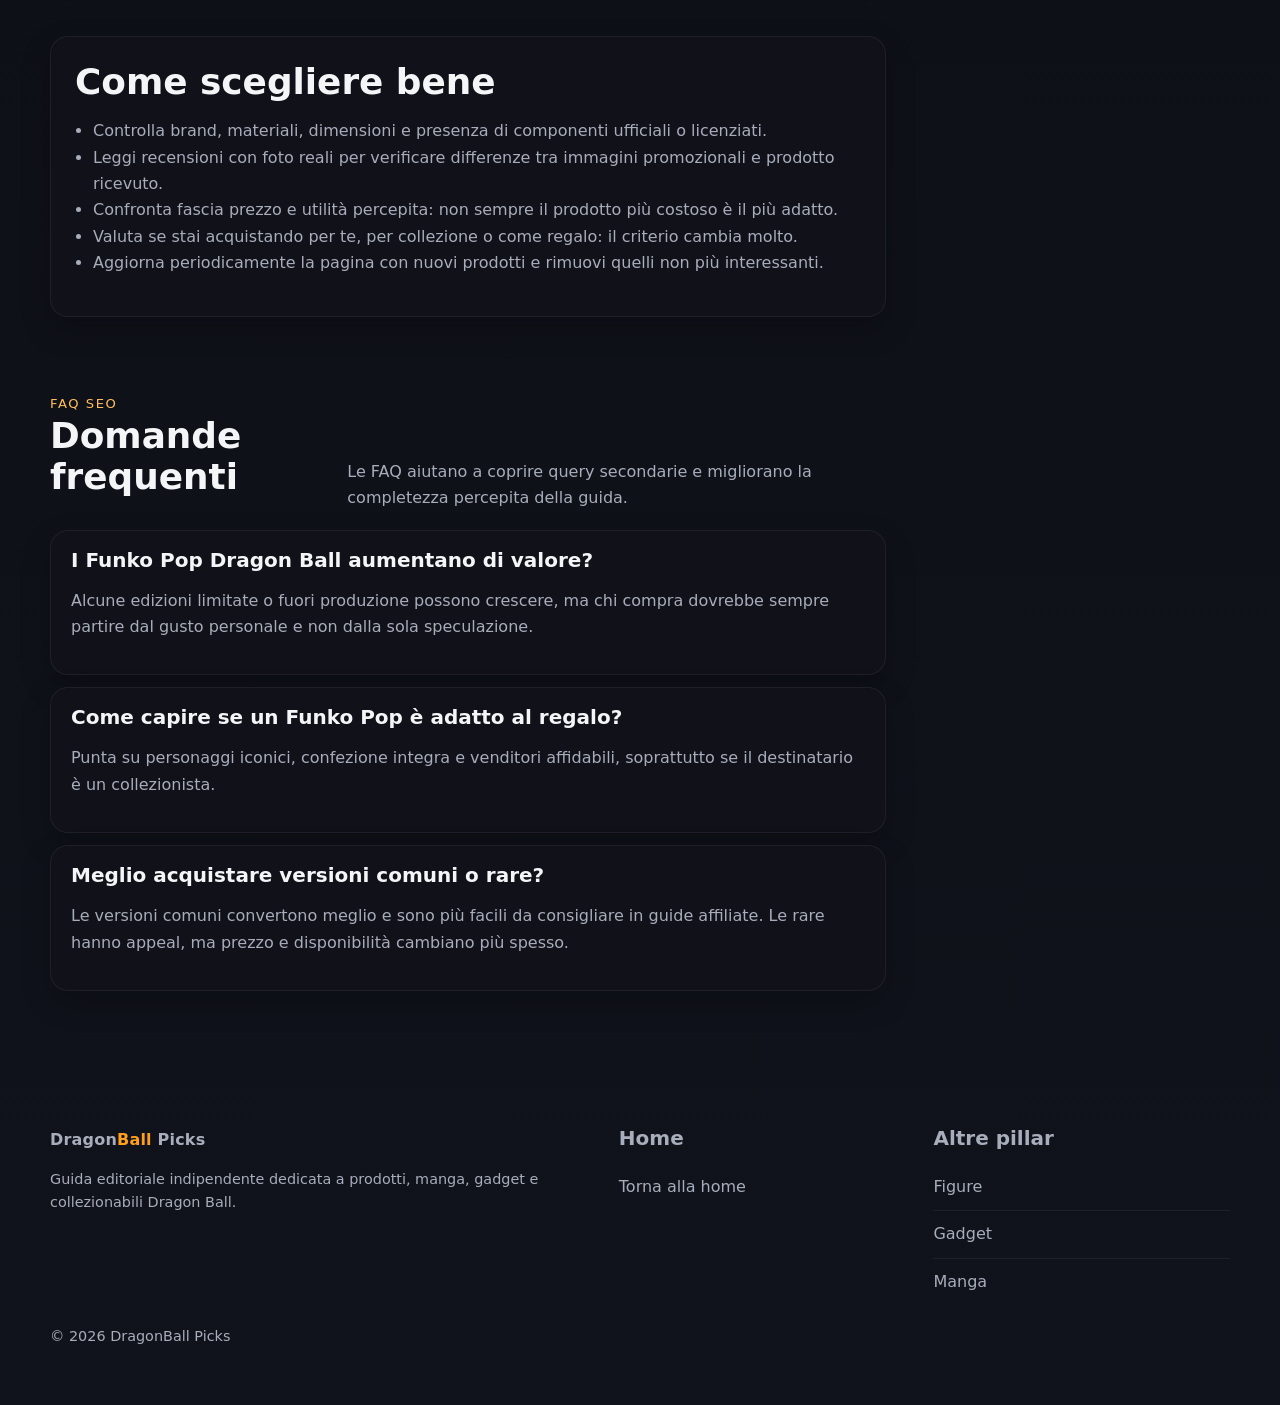
<file: pages/migliori-funko-pop-dragon-ball.html>
<!DOCTYPE html>
<html lang="it">
<head>
  <meta charset="UTF-8" />
  <meta name="viewport" content="width=device-width, initial-scale=1.0" />
  <title>Migliori Funko Pop Dragon Ball | DragonBall Picks</title>
  <meta name="description" content="Scopri i migliori Funko Pop Dragon Ball da acquistare: Goku, Vegeta, versioni rare, edizioni da collezione e consigli per comprare meglio." />
  <meta name="robots" content="index,follow,max-image-preview:large" />
  <link rel="canonical" href="https://example.com/pages/migliori-funko-pop-dragon-ball.html" />
  <meta property="og:type" content="website" />
  <meta property="og:title" content="Migliori Funko Pop Dragon Ball | DragonBall Picks" />
  <meta property="og:description" content="Scopri i migliori Funko Pop Dragon Ball da acquistare: Goku, Vegeta, versioni rare, edizioni da collezione e consigli per comprare meglio." />
  <meta property="og:url" content="https://example.com/pages/migliori-funko-pop-dragon-ball.html" />
  <meta property="og:site_name" content="DragonBall Picks" />
  <meta name="twitter:card" content="summary_large_image" />
  <link rel="stylesheet" href="../assets/css/styles.css" />
  <script type="application/ld+json">{
    "@context": "https://schema.org",
    "@type": "WebSite",
    "name": "DragonBall Picks",
    "url": "https://example.com"
  }</script>
</head>
<body>
  
    
<div class="topbar">
  <div class="container nav">
    <a class="logo" href="../index.html">Dragon<span>Ball</span> Picks</a>
    <div class="nav-links">
      <a href="../pages/migliori-figure-dragon-ball.html">Figure</a>
      <a href="../pages/migliori-gadget-dragon-ball.html">Gadget</a>
      <a href="../pages/migliori-funko-pop-dragon-ball.html">Funko Pop</a>
      <a href="../pages/migliori-manga-dragon-ball.html">Manga</a>
      <a href="../pages/migliori-regali-dragon-ball.html">Regali</a>
      <a href="../pages/poster-dragon-ball.html">Poster</a>
    </div>
  </div>
</div>

    <main class="container" style="padding-top:40px; padding-bottom:56px;">
      <div class="breadcrumbs"><a href="../index.html">Home</a> / Migliori Funko Pop Dragon Ball</div>
      <div class="article-grid">
        <article>
          <header>
            <div class="kicker">Pillar page commerciale</div>
            <h1>I migliori Funko Pop Dragon Ball da collezionare</h1>
            <p class="lead">I Funko Pop di Dragon Ball uniscono forte riconoscibilità del brand e buona capacità di attrarre fan casual, collezionisti e chi compra regali. Questa guida ti aiuta a capire cosa cercare e quali modelli osservare.</p>
            <div class="cta-row">
              <a class="btn btn-primary" href="#tabella">Vai alla tabella comparativa</a>
              <a class="btn btn-secondary" href="#faq">Leggi le FAQ</a>
            </div>
          </header>

          <section>
            <div class="content-box">
              <h2>Panoramica veloce</h2>
              <p>Migliori Funko Pop Dragon Ball è una keyword ad alto potenziale perché unisce ricerca informativa e intenzione d’acquisto. Questa pagina è costruita per intercettare utenti che vogliono confrontare prodotti, trovare idee regalo o scegliere un acquisto in modo più rapido.</p>
              <p>Per migliorare il ranking nel tempo, aggiungi sottopagine dedicate ai singoli personaggi, alle fasce di prezzo e alle versioni premium. Tutte dovranno linkare questa pagina con anchor text naturali e coerenti.</p>
              <div class="notice">Disclosure affiliazione: alcuni link in questa pagina sono link affiliati Amazon e possono generare una commissione. Per la pubblicazione reale, personalizza il testo secondo la tua policy.</div>
            </div>
          </section>

          <section id="tabella">
            <div class="section-head">
              <div>
                <div class="kicker">Confronto rapido</div>
                <h2>Tabella comparativa</h2>
              </div>
              <p>Una tabella ben progettata aiuta l’utente a scansionare la pagina più velocemente e aumenta la probabilità di click sui link commerciali.</p>
            </div>
            <div class="table-wrap">
              <table>
                <thead>
                  <tr>
                    <th>Prodotto</th>
                    <th>Punto forte</th>
                    <th>Ideale per</th>
                    <th>Link</th>
                  </tr>
                </thead>
                <tbody><tr><td>Funko Pop Goku</td><td>Il personaggio più facile da convertire e da consigliare a chi entra nella nicchia.</td><td>Best seller</td><td><a class="btn btn-secondary" href="https://www.amazon.it/s?k=Funko+Pop+Goku+Funko+Pop+Dragon+Ball&tag=YOURTAG-21" rel="nofollow sponsored">Vedi su Amazon</a></td></tr><tr><td>Funko Pop Vegeta</td><td>Molto richiesto da chi vuole una coppia iconica con Goku.</td><td>Fan favorite</td><td><a class="btn btn-secondary" href="https://www.amazon.it/s?k=Funko+Pop+Vegeta+Funko+Pop+Dragon+Ball&tag=YOURTAG-21" rel="nofollow sponsored">Vedi su Amazon</a></td></tr><tr><td>Funko Pop Gohan</td><td>Perfetto per ampliare la collezione senza essere troppo scontati.</td><td>Buona varietà</td><td><a class="btn btn-secondary" href="https://www.amazon.it/s?k=Funko+Pop+Gohan+Funko+Pop+Dragon+Ball&tag=YOURTAG-21" rel="nofollow sponsored">Vedi su Amazon</a></td></tr><tr><td>Funko Pop Shenron</td><td>Più scenico e particolare, ottimo come pezzo distintivo.</td><td>Statement piece</td><td><a class="btn btn-secondary" href="https://www.amazon.it/s?k=Funko+Pop+Shenron+Funko+Pop+Dragon+Ball&tag=YOURTAG-21" rel="nofollow sponsored">Vedi su Amazon</a></td></tr><tr><td>Funko Pop Ultra Instinct</td><td>Uno dei concept più forti per appeal moderno e ricerche ad alta intenzione.</td><td>High intent</td><td><a class="btn btn-secondary" href="https://www.amazon.it/s?k=Funko+Pop+Ultra+Instinct+Funko+Pop+Dragon+Ball&tag=YOURTAG-21" rel="nofollow sponsored">Vedi su Amazon</a></td></tr></tbody>
              </table>
            </div>
          </section>

          <section>
            <div class="section-head">
              <div>
                <div class="kicker">Selezione editoriale</div>
                <h2>I migliori prodotti da considerare</h2>
              </div>
              <p>Usa questa sezione per approfondire vantaggi, limiti, prezzo percepito e scenario d’uso. È una delle aree più utili sia per il lettore sia per la conversione.</p>
            </div>
            <div class="grid"><article class="product">
          <div>
            <div class="badge">Best seller</div>
            <h3>Funko Pop Goku</h3>
            <p>Il personaggio più facile da convertire e da consigliare a chi entra nella nicchia.</p>
            <p><strong>Per chi è adatto:</strong> Goku.</p>
          </div>
          <div class="actions">
            <a class="btn btn-primary" href="https://www.amazon.it/s?k=Funko+Pop+Goku+Funko+Pop+Dragon+Ball&tag=YOURTAG-21" rel="nofollow sponsored">Vedi prezzo su Amazon</a>
            <a class="btn btn-secondary" href="../index.html">Torna alla home</a>
          </div>
        </article><article class="product">
          <div>
            <div class="badge">Fan favorite</div>
            <h3>Funko Pop Vegeta</h3>
            <p>Molto richiesto da chi vuole una coppia iconica con Goku.</p>
            <p><strong>Per chi è adatto:</strong> Vegeta.</p>
          </div>
          <div class="actions">
            <a class="btn btn-primary" href="https://www.amazon.it/s?k=Funko+Pop+Vegeta+Funko+Pop+Dragon+Ball&tag=YOURTAG-21" rel="nofollow sponsored">Vedi prezzo su Amazon</a>
            <a class="btn btn-secondary" href="../index.html">Torna alla home</a>
          </div>
        </article><article class="product">
          <div>
            <div class="badge">Buona varietà</div>
            <h3>Funko Pop Gohan</h3>
            <p>Perfetto per ampliare la collezione senza essere troppo scontati.</p>
            <p><strong>Per chi è adatto:</strong> Gohan.</p>
          </div>
          <div class="actions">
            <a class="btn btn-primary" href="https://www.amazon.it/s?k=Funko+Pop+Gohan+Funko+Pop+Dragon+Ball&tag=YOURTAG-21" rel="nofollow sponsored">Vedi prezzo su Amazon</a>
            <a class="btn btn-secondary" href="../index.html">Torna alla home</a>
          </div>
        </article><article class="product">
          <div>
            <div class="badge">Statement piece</div>
            <h3>Funko Pop Shenron</h3>
            <p>Più scenico e particolare, ottimo come pezzo distintivo.</p>
            <p><strong>Per chi è adatto:</strong> Shenron.</p>
          </div>
          <div class="actions">
            <a class="btn btn-primary" href="https://www.amazon.it/s?k=Funko+Pop+Shenron+Funko+Pop+Dragon+Ball&tag=YOURTAG-21" rel="nofollow sponsored">Vedi prezzo su Amazon</a>
            <a class="btn btn-secondary" href="../index.html">Torna alla home</a>
          </div>
        </article><article class="product">
          <div>
            <div class="badge">High intent</div>
            <h3>Funko Pop Ultra Instinct</h3>
            <p>Uno dei concept più forti per appeal moderno e ricerche ad alta intenzione.</p>
            <p><strong>Per chi è adatto:</strong> Ultra Instinct.</p>
          </div>
          <div class="actions">
            <a class="btn btn-primary" href="https://www.amazon.it/s?k=Funko+Pop+Ultra+Instinct+Funko+Pop+Dragon+Ball&tag=YOURTAG-21" rel="nofollow sponsored">Vedi prezzo su Amazon</a>
            <a class="btn btn-secondary" href="../index.html">Torna alla home</a>
          </div>
        </article></div>
          </section>

          <section>
            <div class="content-box">
              <h2>Come scegliere bene</h2>
              <ul>
                <li>Controlla brand, materiali, dimensioni e presenza di componenti ufficiali o licenziati.</li>
                <li>Leggi recensioni con foto reali per verificare differenze tra immagini promozionali e prodotto ricevuto.</li>
                <li>Confronta fascia prezzo e utilità percepita: non sempre il prodotto più costoso è il più adatto.</li>
                <li>Valuta se stai acquistando per te, per collezione o come regalo: il criterio cambia molto.</li>
                <li>Aggiorna periodicamente la pagina con nuovi prodotti e rimuovi quelli non più interessanti.</li>
              </ul>
            </div>
          </section>

          <section id="faq">
            <div class="section-head">
              <div>
                <div class="kicker">FAQ SEO</div>
                <h2>Domande frequenti</h2>
              </div>
              <p>Le FAQ aiutano a coprire query secondarie e migliorano la completezza percepita della guida.</p>
            </div>
            <div class="faq"><h3>I Funko Pop Dragon Ball aumentano di valore?</h3><p>Alcune edizioni limitate o fuori produzione possono crescere, ma chi compra dovrebbe sempre partire dal gusto personale e non dalla sola speculazione.</p></div><div class="faq"><h3>Come capire se un Funko Pop è adatto al regalo?</h3><p>Punta su personaggi iconici, confezione integra e venditori affidabili, soprattutto se il destinatario è un collezionista.</p></div><div class="faq"><h3>Meglio acquistare versioni comuni o rare?</h3><p>Le versioni comuni convertono meglio e sono più facili da consigliare in guide affiliate. Le rare hanno appeal, ma prezzo e disponibilità cambiano più spesso.</p></div>
          </section>
        </article>

        <aside class="sidebar-sticky">
          <div class="card">
            <h3>Keyword target</h3>
            <p class="small">Migliori Funko Pop Dragon Ball</p>
            <div class="hr"></div>
            <h3>Espansioni consigliate</h3>
            <ul class="list-clean related"><li><a href="#">Funko di Goku</a></li><li><a href="#">Funko rari Dragon Ball</a></li><li><a href="#">Funko economici</a></li><li><a href="#">Dove comprare Funko Pop</a></li></ul>
          </div>
          <div class="card" style="margin-top:18px;">
            <h3>Da fare dopo la pubblicazione</h3>
            <ul class="list-clean">
              <li>Aggiungi immagini WebP ottimizzate.</li>
              <li>Inserisci link interni da articoli satellite.</li>
              <li>Aggiorna prodotti e CTA almeno ogni 30-45 giorni.</li>
              <li>Sostituisci i placeholder con il tuo tag affiliato.</li>
            </ul>
          </div>
        </aside>
      </div>
    </main>
    <footer class="footer">
      <div class="container footer-grid">
        <div>
          <div class="logo">Dragon<span>Ball</span> Picks</div>
          <p class="small">Guida editoriale indipendente dedicata a prodotti, manga, gadget e collezionabili Dragon Ball.</p>
        </div>
        <div>
          <h3>Home</h3>
          <ul class="list-clean"><li><a href="../index.html">Torna alla home</a></li></ul>
        </div>
        <div>
          <h3>Altre pillar</h3>
          <ul class="list-clean">
            <li><a href="migliori-figure-dragon-ball.html">Figure</a></li>
            <li><a href="migliori-gadget-dragon-ball.html">Gadget</a></li>
            <li><a href="migliori-manga-dragon-ball.html">Manga</a></li>
          </ul>
        </div>
      </div>
      <div class="container small" style="margin-top:20px;">© <span data-year></span> DragonBall Picks</div>
    </footer>
    <script type="application/ld+json">{
      "@context":"https://schema.org",
      "@type":"ItemList",
      "name":"Migliori Funko Pop Dragon Ball",
      "itemListElement":[{"@type":"ListItem","position":1,"name":"Funko Pop Goku","url":"https://www.amazon.it/s?k=Funko+Pop+Goku+Funko+Pop+Dragon+Ball&tag=YOURTAG-21"},{"@type":"ListItem","position":2,"name":"Funko Pop Vegeta","url":"https://www.amazon.it/s?k=Funko+Pop+Vegeta+Funko+Pop+Dragon+Ball&tag=YOURTAG-21"},{"@type":"ListItem","position":3,"name":"Funko Pop Gohan","url":"https://www.amazon.it/s?k=Funko+Pop+Gohan+Funko+Pop+Dragon+Ball&tag=YOURTAG-21"},{"@type":"ListItem","position":4,"name":"Funko Pop Shenron","url":"https://www.amazon.it/s?k=Funko+Pop+Shenron+Funko+Pop+Dragon+Ball&tag=YOURTAG-21"},{"@type":"ListItem","position":5,"name":"Funko Pop Ultra Instinct","url":"https://www.amazon.it/s?k=Funko+Pop+Ultra+Instinct+Funko+Pop+Dragon+Ball&tag=YOURTAG-21"}]
    }</script>
    
  <script src="../assets/js/main.js" defer></script>
</body>
</html>
</file>
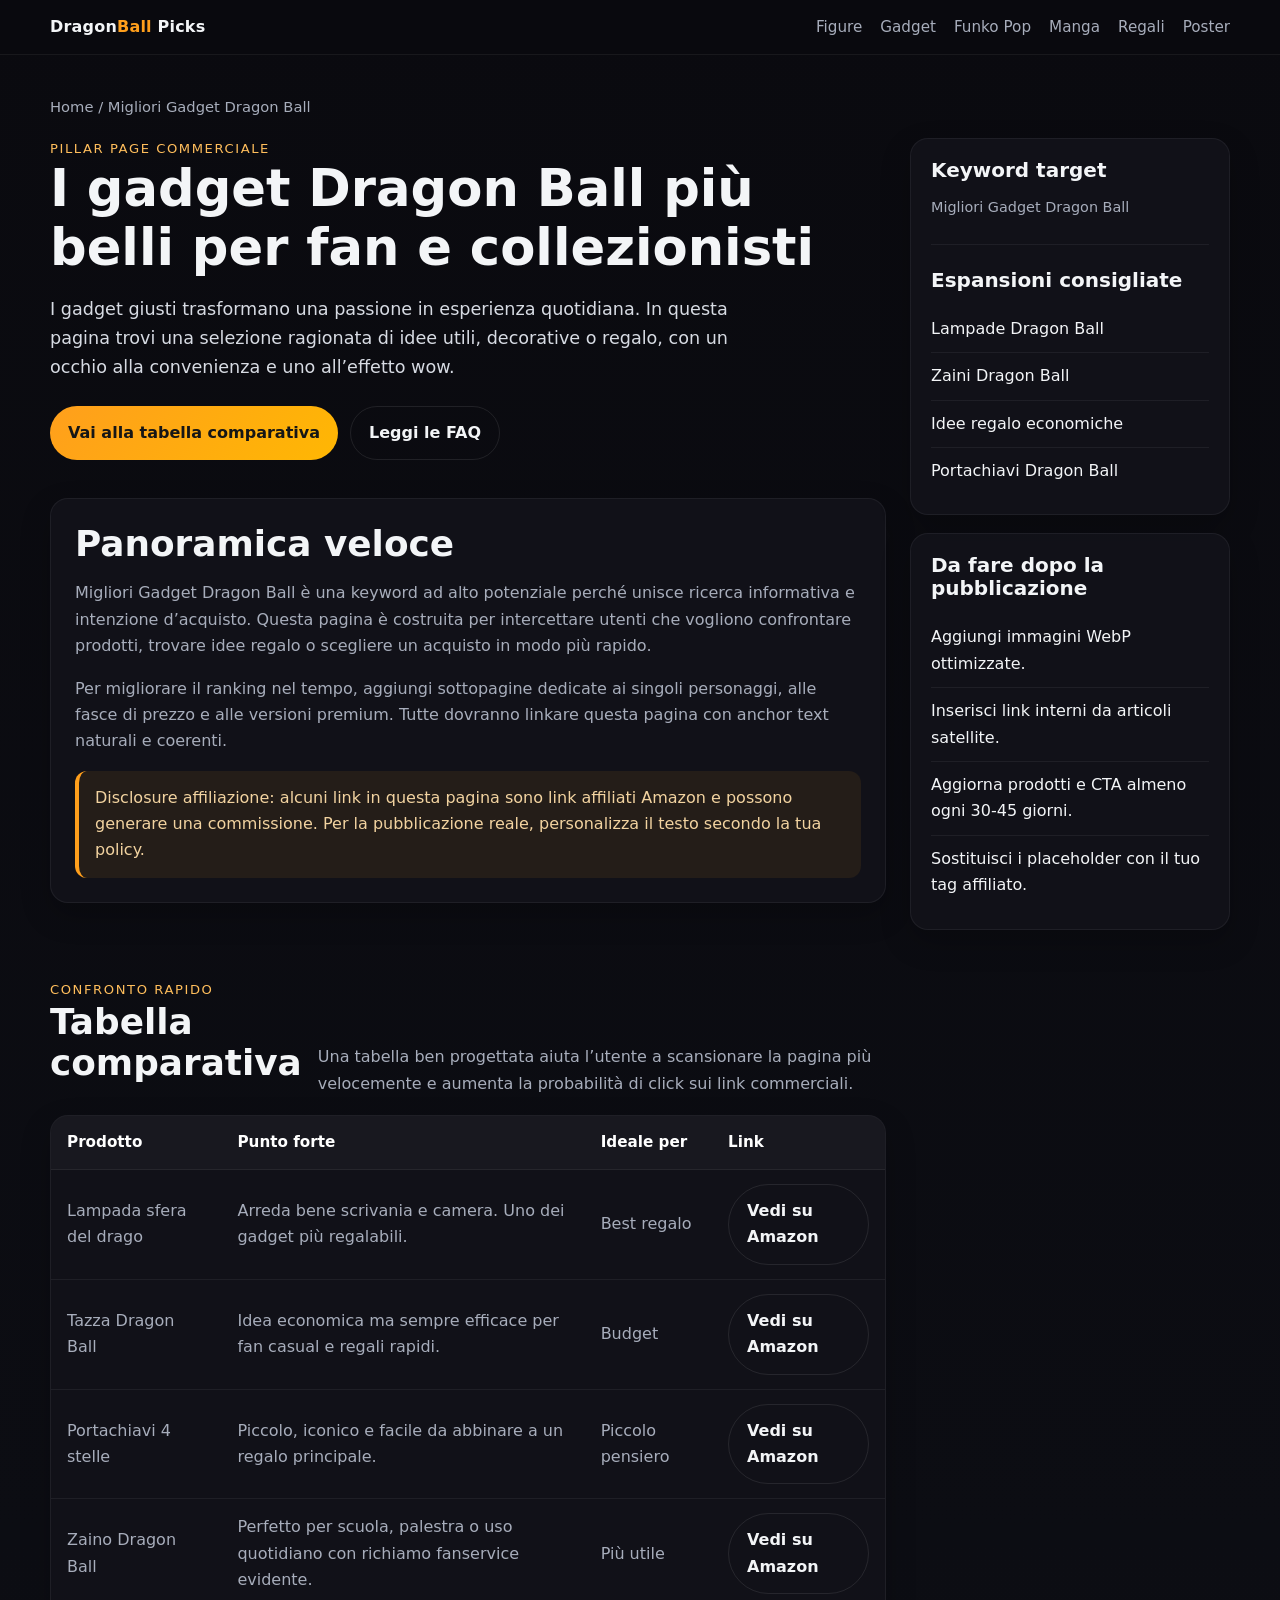
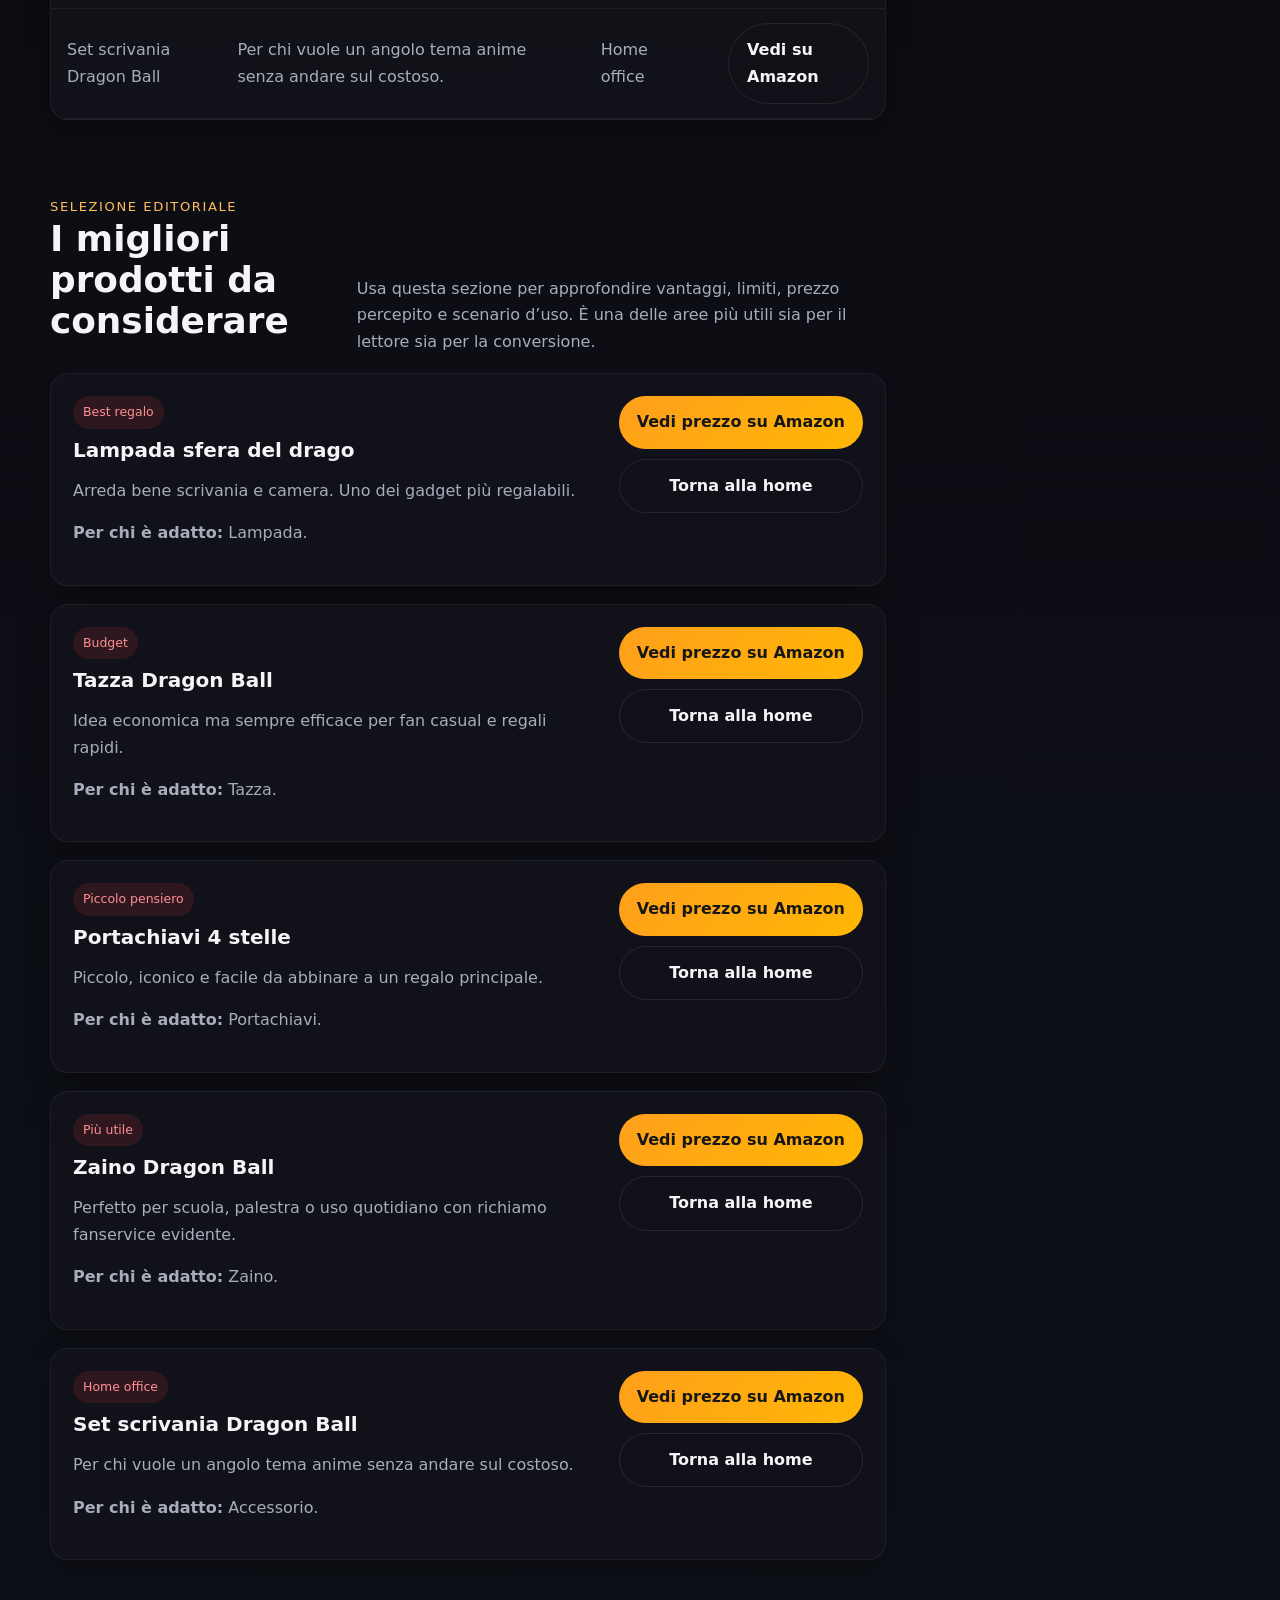
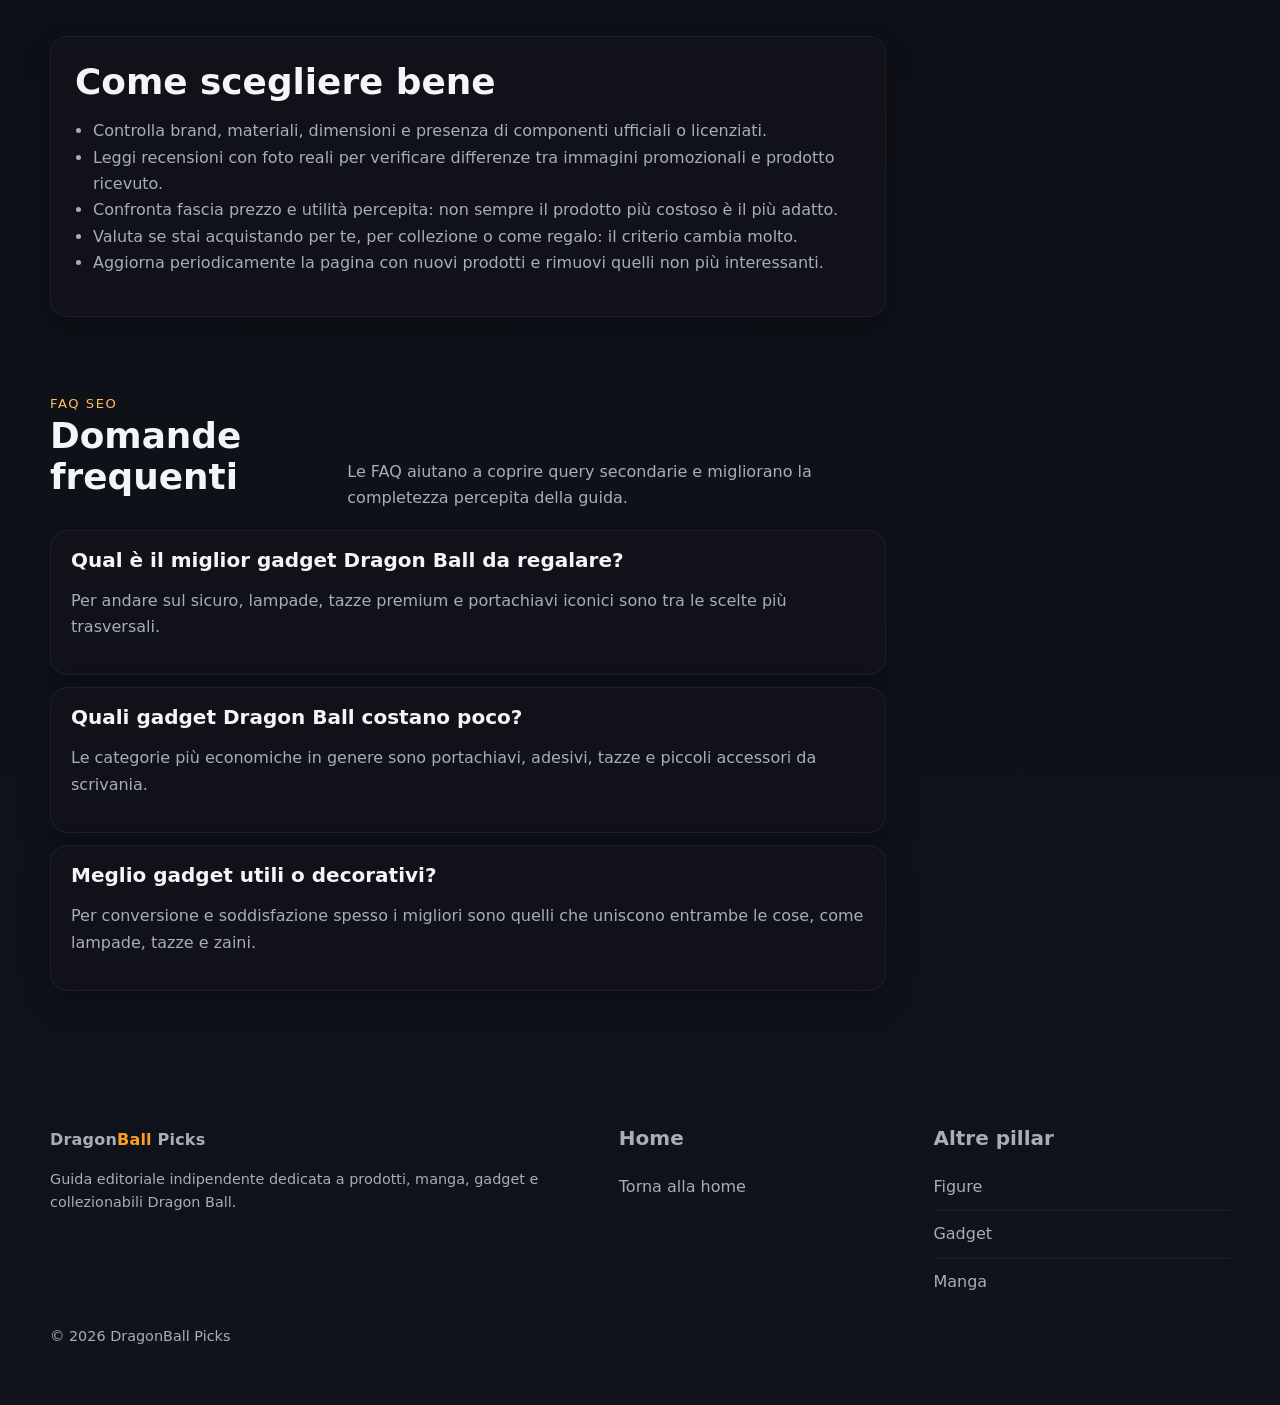
<file: pages/migliori-gadget-dragon-ball.html>
<!DOCTYPE html>
<html lang="it">
<head>
  <meta charset="UTF-8" />
  <meta name="viewport" content="width=device-width, initial-scale=1.0" />
  <title>Migliori Gadget Dragon Ball | DragonBall Picks</title>
  <meta name="description" content="I migliori gadget Dragon Ball su Amazon: lampade, accessori, tazze, portachiavi, zaini e idee regalo perfette per ogni fan." />
  <meta name="robots" content="index,follow,max-image-preview:large" />
  <link rel="canonical" href="https://example.com/pages/migliori-gadget-dragon-ball.html" />
  <meta property="og:type" content="website" />
  <meta property="og:title" content="Migliori Gadget Dragon Ball | DragonBall Picks" />
  <meta property="og:description" content="I migliori gadget Dragon Ball su Amazon: lampade, accessori, tazze, portachiavi, zaini e idee regalo perfette per ogni fan." />
  <meta property="og:url" content="https://example.com/pages/migliori-gadget-dragon-ball.html" />
  <meta property="og:site_name" content="DragonBall Picks" />
  <meta name="twitter:card" content="summary_large_image" />
  <link rel="stylesheet" href="../assets/css/styles.css" />
  <script type="application/ld+json">{
    "@context": "https://schema.org",
    "@type": "WebSite",
    "name": "DragonBall Picks",
    "url": "https://example.com"
  }</script>
</head>
<body>
  
    
<div class="topbar">
  <div class="container nav">
    <a class="logo" href="../index.html">Dragon<span>Ball</span> Picks</a>
    <div class="nav-links">
      <a href="../pages/migliori-figure-dragon-ball.html">Figure</a>
      <a href="../pages/migliori-gadget-dragon-ball.html">Gadget</a>
      <a href="../pages/migliori-funko-pop-dragon-ball.html">Funko Pop</a>
      <a href="../pages/migliori-manga-dragon-ball.html">Manga</a>
      <a href="../pages/migliori-regali-dragon-ball.html">Regali</a>
      <a href="../pages/poster-dragon-ball.html">Poster</a>
    </div>
  </div>
</div>

    <main class="container" style="padding-top:40px; padding-bottom:56px;">
      <div class="breadcrumbs"><a href="../index.html">Home</a> / Migliori Gadget Dragon Ball</div>
      <div class="article-grid">
        <article>
          <header>
            <div class="kicker">Pillar page commerciale</div>
            <h1>I gadget Dragon Ball più belli per fan e collezionisti</h1>
            <p class="lead">I gadget giusti trasformano una passione in esperienza quotidiana. In questa pagina trovi una selezione ragionata di idee utili, decorative o regalo, con un occhio alla convenienza e uno all’effetto wow.</p>
            <div class="cta-row">
              <a class="btn btn-primary" href="#tabella">Vai alla tabella comparativa</a>
              <a class="btn btn-secondary" href="#faq">Leggi le FAQ</a>
            </div>
          </header>

          <section>
            <div class="content-box">
              <h2>Panoramica veloce</h2>
              <p>Migliori Gadget Dragon Ball è una keyword ad alto potenziale perché unisce ricerca informativa e intenzione d’acquisto. Questa pagina è costruita per intercettare utenti che vogliono confrontare prodotti, trovare idee regalo o scegliere un acquisto in modo più rapido.</p>
              <p>Per migliorare il ranking nel tempo, aggiungi sottopagine dedicate ai singoli personaggi, alle fasce di prezzo e alle versioni premium. Tutte dovranno linkare questa pagina con anchor text naturali e coerenti.</p>
              <div class="notice">Disclosure affiliazione: alcuni link in questa pagina sono link affiliati Amazon e possono generare una commissione. Per la pubblicazione reale, personalizza il testo secondo la tua policy.</div>
            </div>
          </section>

          <section id="tabella">
            <div class="section-head">
              <div>
                <div class="kicker">Confronto rapido</div>
                <h2>Tabella comparativa</h2>
              </div>
              <p>Una tabella ben progettata aiuta l’utente a scansionare la pagina più velocemente e aumenta la probabilità di click sui link commerciali.</p>
            </div>
            <div class="table-wrap">
              <table>
                <thead>
                  <tr>
                    <th>Prodotto</th>
                    <th>Punto forte</th>
                    <th>Ideale per</th>
                    <th>Link</th>
                  </tr>
                </thead>
                <tbody><tr><td>Lampada sfera del drago</td><td>Arreda bene scrivania e camera. Uno dei gadget più regalabili.</td><td>Best regalo</td><td><a class="btn btn-secondary" href="https://www.amazon.it/s?k=Lampada+sfera+del+drago+gadget+Dragon+Ball&tag=YOURTAG-21" rel="nofollow sponsored">Vedi su Amazon</a></td></tr><tr><td>Tazza Dragon Ball</td><td>Idea economica ma sempre efficace per fan casual e regali rapidi.</td><td>Budget</td><td><a class="btn btn-secondary" href="https://www.amazon.it/s?k=Tazza+Dragon+Ball+gadget+Dragon+Ball&tag=YOURTAG-21" rel="nofollow sponsored">Vedi su Amazon</a></td></tr><tr><td>Portachiavi 4 stelle</td><td>Piccolo, iconico e facile da abbinare a un regalo principale.</td><td>Piccolo pensiero</td><td><a class="btn btn-secondary" href="https://www.amazon.it/s?k=Portachiavi+4+stelle+gadget+Dragon+Ball&tag=YOURTAG-21" rel="nofollow sponsored">Vedi su Amazon</a></td></tr><tr><td>Zaino Dragon Ball</td><td>Perfetto per scuola, palestra o uso quotidiano con richiamo fanservice evidente.</td><td>Più utile</td><td><a class="btn btn-secondary" href="https://www.amazon.it/s?k=Zaino+Dragon+Ball+gadget+Dragon+Ball&tag=YOURTAG-21" rel="nofollow sponsored">Vedi su Amazon</a></td></tr><tr><td>Set scrivania Dragon Ball</td><td>Per chi vuole un angolo tema anime senza andare sul costoso.</td><td>Home office</td><td><a class="btn btn-secondary" href="https://www.amazon.it/s?k=Set+scrivania+Dragon+Ball+gadget+Dragon+Ball&tag=YOURTAG-21" rel="nofollow sponsored">Vedi su Amazon</a></td></tr></tbody>
              </table>
            </div>
          </section>

          <section>
            <div class="section-head">
              <div>
                <div class="kicker">Selezione editoriale</div>
                <h2>I migliori prodotti da considerare</h2>
              </div>
              <p>Usa questa sezione per approfondire vantaggi, limiti, prezzo percepito e scenario d’uso. È una delle aree più utili sia per il lettore sia per la conversione.</p>
            </div>
            <div class="grid"><article class="product">
          <div>
            <div class="badge">Best regalo</div>
            <h3>Lampada sfera del drago</h3>
            <p>Arreda bene scrivania e camera. Uno dei gadget più regalabili.</p>
            <p><strong>Per chi è adatto:</strong> Lampada.</p>
          </div>
          <div class="actions">
            <a class="btn btn-primary" href="https://www.amazon.it/s?k=Lampada+sfera+del+drago+gadget+Dragon+Ball&tag=YOURTAG-21" rel="nofollow sponsored">Vedi prezzo su Amazon</a>
            <a class="btn btn-secondary" href="../index.html">Torna alla home</a>
          </div>
        </article><article class="product">
          <div>
            <div class="badge">Budget</div>
            <h3>Tazza Dragon Ball</h3>
            <p>Idea economica ma sempre efficace per fan casual e regali rapidi.</p>
            <p><strong>Per chi è adatto:</strong> Tazza.</p>
          </div>
          <div class="actions">
            <a class="btn btn-primary" href="https://www.amazon.it/s?k=Tazza+Dragon+Ball+gadget+Dragon+Ball&tag=YOURTAG-21" rel="nofollow sponsored">Vedi prezzo su Amazon</a>
            <a class="btn btn-secondary" href="../index.html">Torna alla home</a>
          </div>
        </article><article class="product">
          <div>
            <div class="badge">Piccolo pensiero</div>
            <h3>Portachiavi 4 stelle</h3>
            <p>Piccolo, iconico e facile da abbinare a un regalo principale.</p>
            <p><strong>Per chi è adatto:</strong> Portachiavi.</p>
          </div>
          <div class="actions">
            <a class="btn btn-primary" href="https://www.amazon.it/s?k=Portachiavi+4+stelle+gadget+Dragon+Ball&tag=YOURTAG-21" rel="nofollow sponsored">Vedi prezzo su Amazon</a>
            <a class="btn btn-secondary" href="../index.html">Torna alla home</a>
          </div>
        </article><article class="product">
          <div>
            <div class="badge">Più utile</div>
            <h3>Zaino Dragon Ball</h3>
            <p>Perfetto per scuola, palestra o uso quotidiano con richiamo fanservice evidente.</p>
            <p><strong>Per chi è adatto:</strong> Zaino.</p>
          </div>
          <div class="actions">
            <a class="btn btn-primary" href="https://www.amazon.it/s?k=Zaino+Dragon+Ball+gadget+Dragon+Ball&tag=YOURTAG-21" rel="nofollow sponsored">Vedi prezzo su Amazon</a>
            <a class="btn btn-secondary" href="../index.html">Torna alla home</a>
          </div>
        </article><article class="product">
          <div>
            <div class="badge">Home office</div>
            <h3>Set scrivania Dragon Ball</h3>
            <p>Per chi vuole un angolo tema anime senza andare sul costoso.</p>
            <p><strong>Per chi è adatto:</strong> Accessorio.</p>
          </div>
          <div class="actions">
            <a class="btn btn-primary" href="https://www.amazon.it/s?k=Set+scrivania+Dragon+Ball+gadget+Dragon+Ball&tag=YOURTAG-21" rel="nofollow sponsored">Vedi prezzo su Amazon</a>
            <a class="btn btn-secondary" href="../index.html">Torna alla home</a>
          </div>
        </article></div>
          </section>

          <section>
            <div class="content-box">
              <h2>Come scegliere bene</h2>
              <ul>
                <li>Controlla brand, materiali, dimensioni e presenza di componenti ufficiali o licenziati.</li>
                <li>Leggi recensioni con foto reali per verificare differenze tra immagini promozionali e prodotto ricevuto.</li>
                <li>Confronta fascia prezzo e utilità percepita: non sempre il prodotto più costoso è il più adatto.</li>
                <li>Valuta se stai acquistando per te, per collezione o come regalo: il criterio cambia molto.</li>
                <li>Aggiorna periodicamente la pagina con nuovi prodotti e rimuovi quelli non più interessanti.</li>
              </ul>
            </div>
          </section>

          <section id="faq">
            <div class="section-head">
              <div>
                <div class="kicker">FAQ SEO</div>
                <h2>Domande frequenti</h2>
              </div>
              <p>Le FAQ aiutano a coprire query secondarie e migliorano la completezza percepita della guida.</p>
            </div>
            <div class="faq"><h3>Qual è il miglior gadget Dragon Ball da regalare?</h3><p>Per andare sul sicuro, lampade, tazze premium e portachiavi iconici sono tra le scelte più trasversali.</p></div><div class="faq"><h3>Quali gadget Dragon Ball costano poco?</h3><p>Le categorie più economiche in genere sono portachiavi, adesivi, tazze e piccoli accessori da scrivania.</p></div><div class="faq"><h3>Meglio gadget utili o decorativi?</h3><p>Per conversione e soddisfazione spesso i migliori sono quelli che uniscono entrambe le cose, come lampade, tazze e zaini.</p></div>
          </section>
        </article>

        <aside class="sidebar-sticky">
          <div class="card">
            <h3>Keyword target</h3>
            <p class="small">Migliori Gadget Dragon Ball</p>
            <div class="hr"></div>
            <h3>Espansioni consigliate</h3>
            <ul class="list-clean related"><li><a href="#">Lampade Dragon Ball</a></li><li><a href="#">Zaini Dragon Ball</a></li><li><a href="#">Idee regalo economiche</a></li><li><a href="#">Portachiavi Dragon Ball</a></li></ul>
          </div>
          <div class="card" style="margin-top:18px;">
            <h3>Da fare dopo la pubblicazione</h3>
            <ul class="list-clean">
              <li>Aggiungi immagini WebP ottimizzate.</li>
              <li>Inserisci link interni da articoli satellite.</li>
              <li>Aggiorna prodotti e CTA almeno ogni 30-45 giorni.</li>
              <li>Sostituisci i placeholder con il tuo tag affiliato.</li>
            </ul>
          </div>
        </aside>
      </div>
    </main>
    <footer class="footer">
      <div class="container footer-grid">
        <div>
          <div class="logo">Dragon<span>Ball</span> Picks</div>
          <p class="small">Guida editoriale indipendente dedicata a prodotti, manga, gadget e collezionabili Dragon Ball.</p>
        </div>
        <div>
          <h3>Home</h3>
          <ul class="list-clean"><li><a href="../index.html">Torna alla home</a></li></ul>
        </div>
        <div>
          <h3>Altre pillar</h3>
          <ul class="list-clean">
            <li><a href="migliori-figure-dragon-ball.html">Figure</a></li>
            <li><a href="migliori-gadget-dragon-ball.html">Gadget</a></li>
            <li><a href="migliori-manga-dragon-ball.html">Manga</a></li>
          </ul>
        </div>
      </div>
      <div class="container small" style="margin-top:20px;">© <span data-year></span> DragonBall Picks</div>
    </footer>
    <script type="application/ld+json">{
      "@context":"https://schema.org",
      "@type":"ItemList",
      "name":"Migliori Gadget Dragon Ball",
      "itemListElement":[{"@type":"ListItem","position":1,"name":"Lampada sfera del drago","url":"https://www.amazon.it/s?k=Lampada+sfera+del+drago+gadget+Dragon+Ball&tag=YOURTAG-21"},{"@type":"ListItem","position":2,"name":"Tazza Dragon Ball","url":"https://www.amazon.it/s?k=Tazza+Dragon+Ball+gadget+Dragon+Ball&tag=YOURTAG-21"},{"@type":"ListItem","position":3,"name":"Portachiavi 4 stelle","url":"https://www.amazon.it/s?k=Portachiavi+4+stelle+gadget+Dragon+Ball&tag=YOURTAG-21"},{"@type":"ListItem","position":4,"name":"Zaino Dragon Ball","url":"https://www.amazon.it/s?k=Zaino+Dragon+Ball+gadget+Dragon+Ball&tag=YOURTAG-21"},{"@type":"ListItem","position":5,"name":"Set scrivania Dragon Ball","url":"https://www.amazon.it/s?k=Set+scrivania+Dragon+Ball+gadget+Dragon+Ball&tag=YOURTAG-21"}]
    }</script>
    
  <script src="../assets/js/main.js" defer></script>
</body>
</html>
</file>
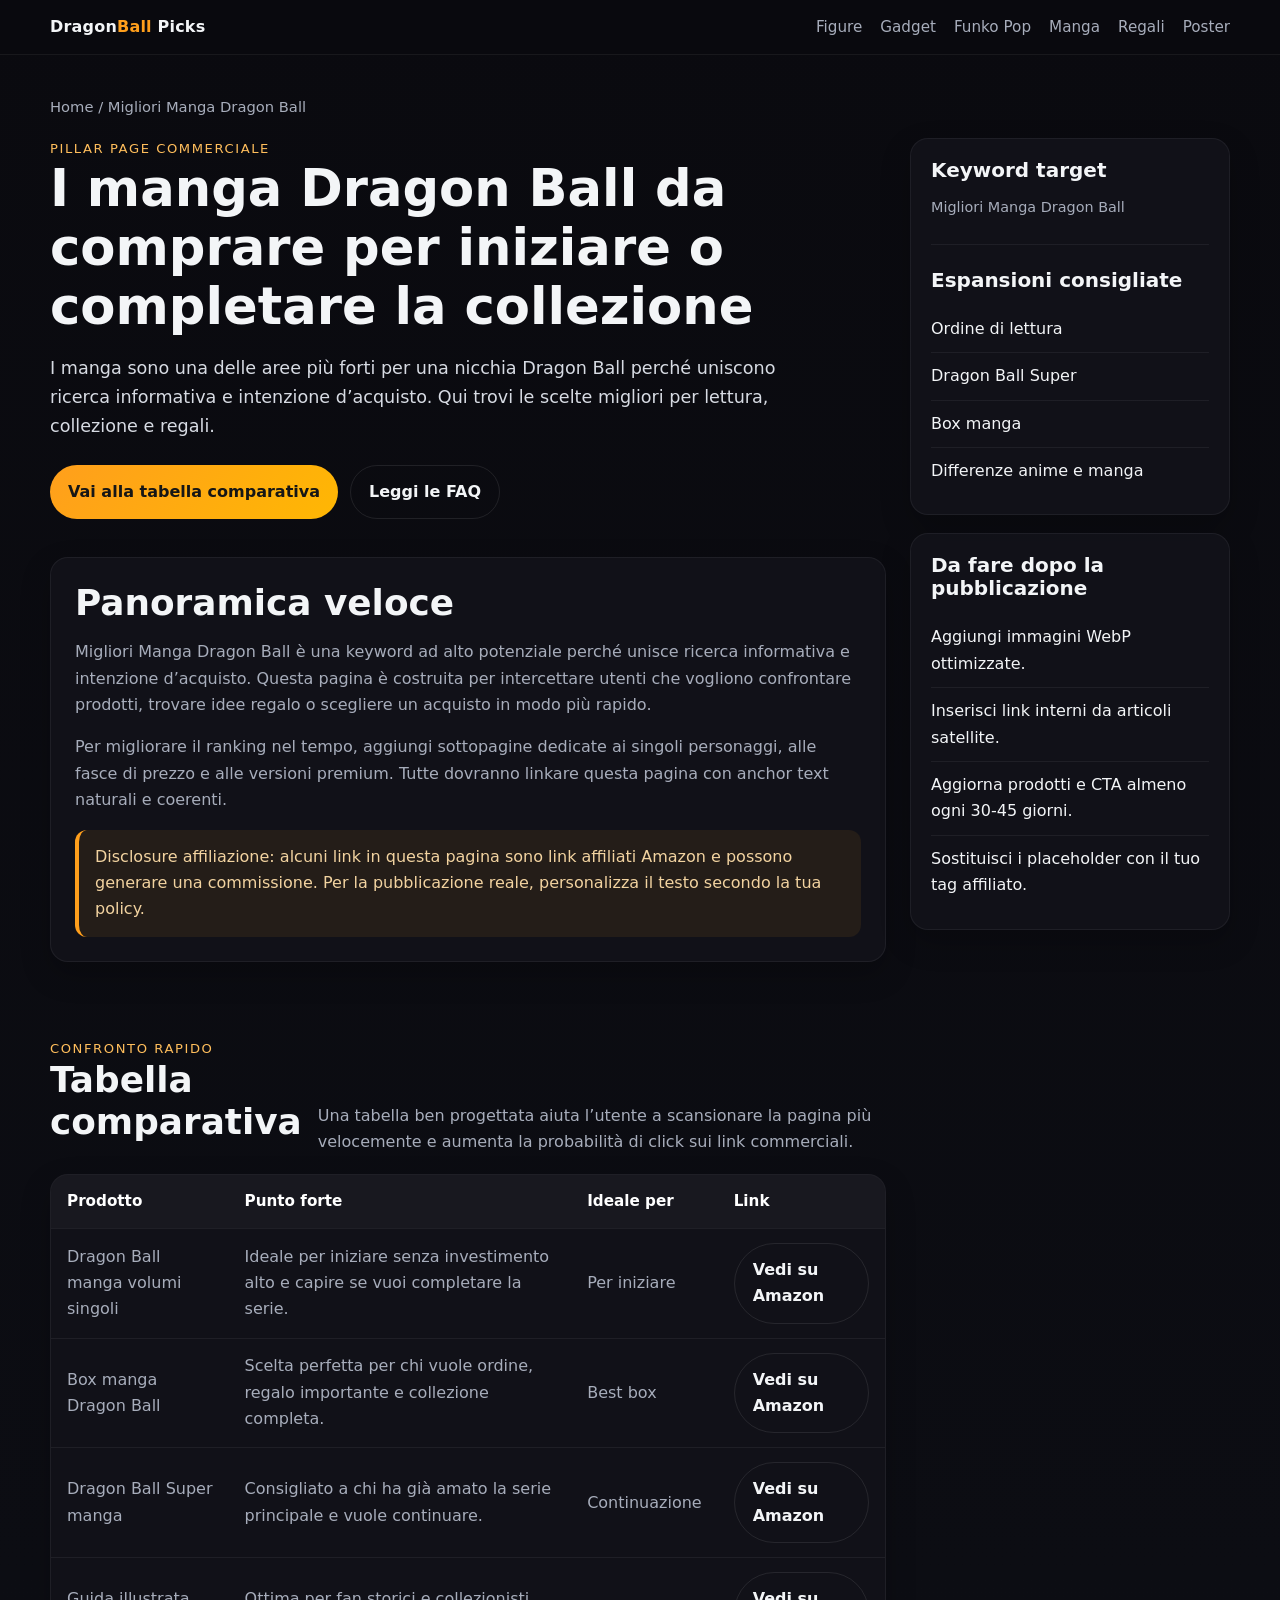
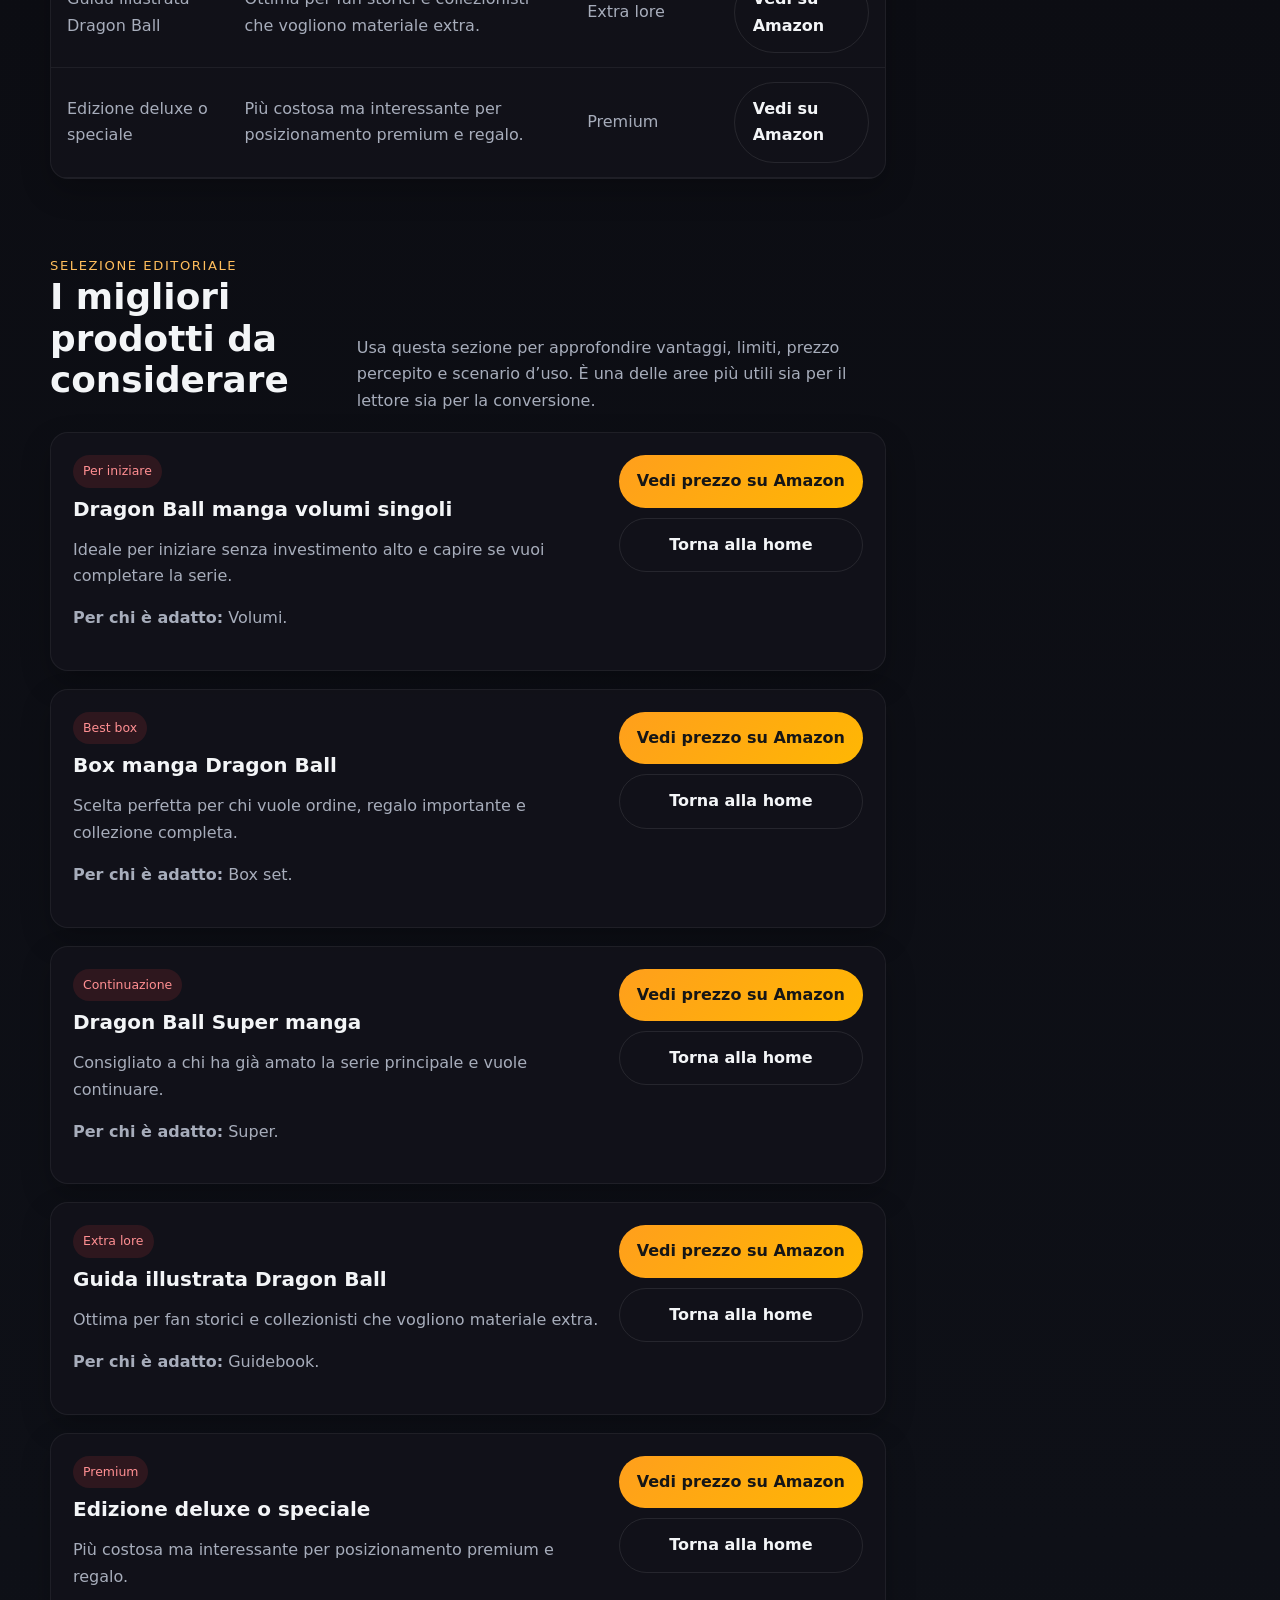
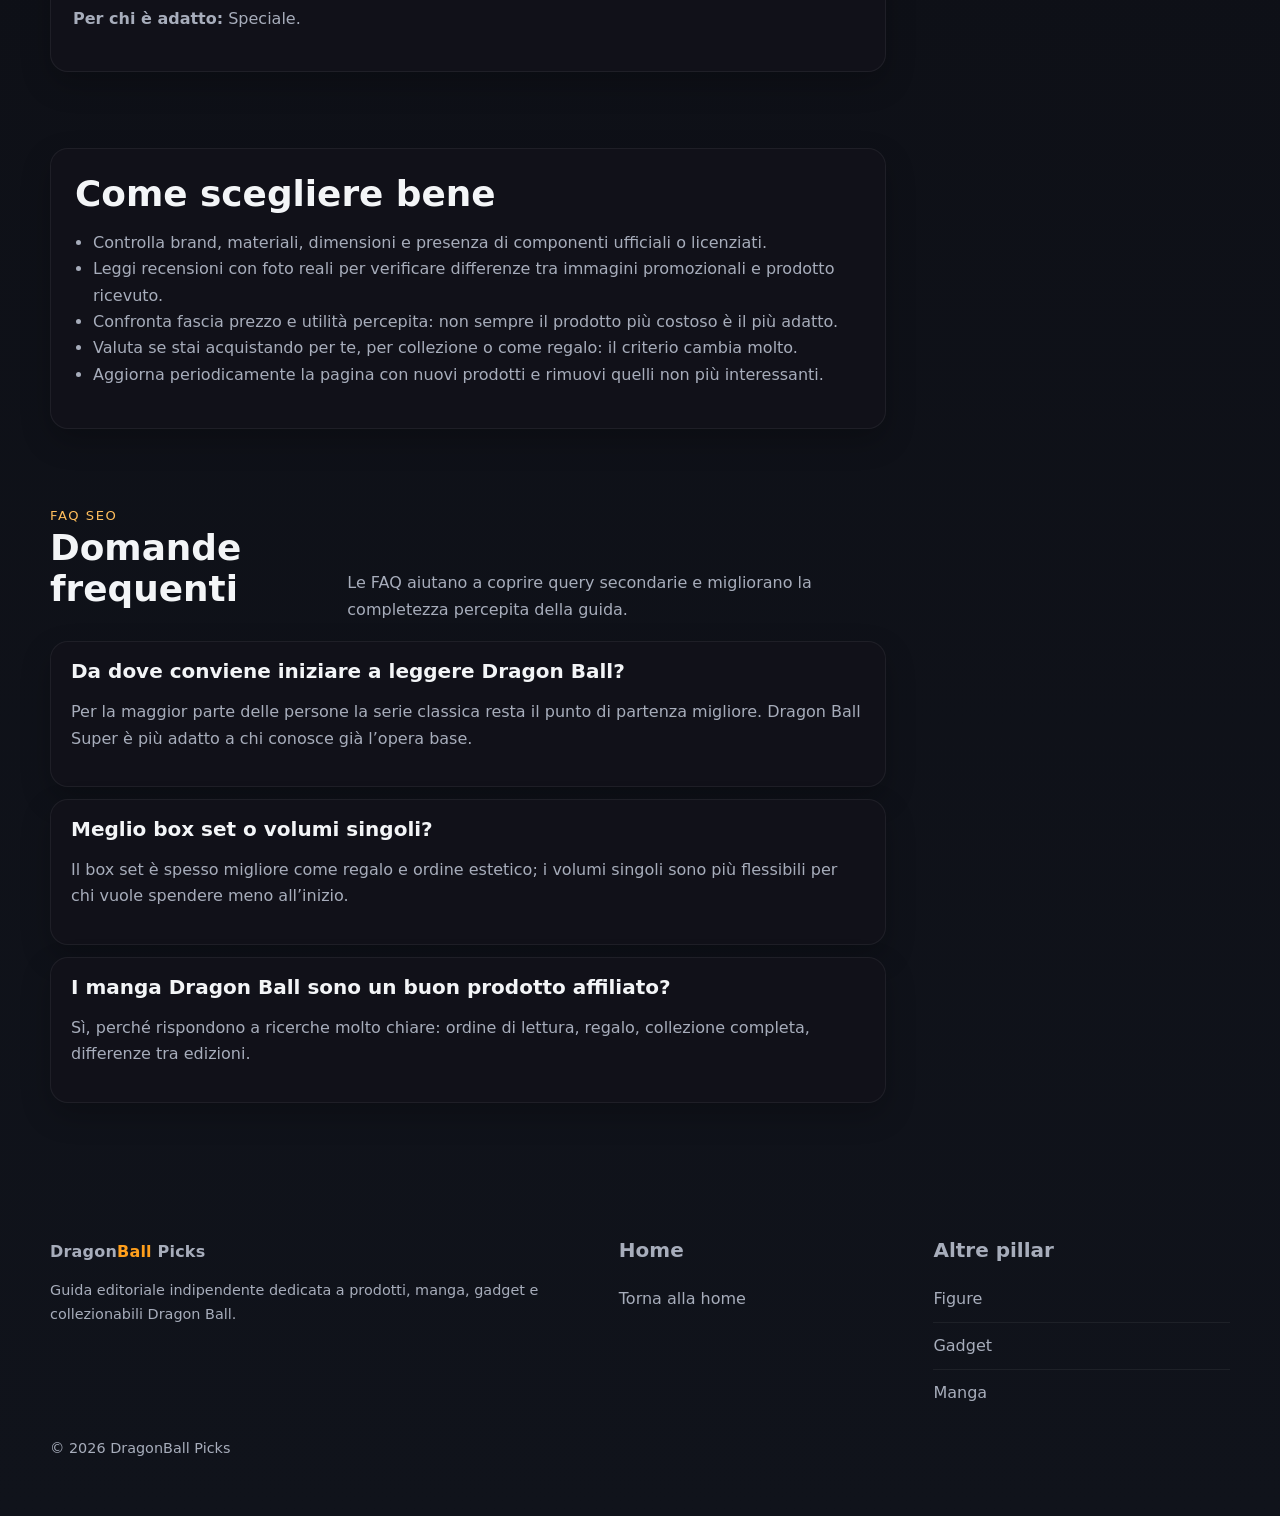
<file: pages/migliori-manga-dragon-ball.html>
<!DOCTYPE html>
<html lang="it">
<head>
  <meta charset="UTF-8" />
  <meta name="viewport" content="width=device-width, initial-scale=1.0" />
  <title>Migliori Manga Dragon Ball | DragonBall Picks</title>
  <meta name="description" content="Guida ai manga Dragon Ball più interessanti da comprare: serie classica, Dragon Ball Super, box set, edizioni e consigli per iniziare." />
  <meta name="robots" content="index,follow,max-image-preview:large" />
  <link rel="canonical" href="https://example.com/pages/migliori-manga-dragon-ball.html" />
  <meta property="og:type" content="website" />
  <meta property="og:title" content="Migliori Manga Dragon Ball | DragonBall Picks" />
  <meta property="og:description" content="Guida ai manga Dragon Ball più interessanti da comprare: serie classica, Dragon Ball Super, box set, edizioni e consigli per iniziare." />
  <meta property="og:url" content="https://example.com/pages/migliori-manga-dragon-ball.html" />
  <meta property="og:site_name" content="DragonBall Picks" />
  <meta name="twitter:card" content="summary_large_image" />
  <link rel="stylesheet" href="../assets/css/styles.css" />
  <script type="application/ld+json">{
    "@context": "https://schema.org",
    "@type": "WebSite",
    "name": "DragonBall Picks",
    "url": "https://example.com"
  }</script>
</head>
<body>
  
    
<div class="topbar">
  <div class="container nav">
    <a class="logo" href="../index.html">Dragon<span>Ball</span> Picks</a>
    <div class="nav-links">
      <a href="../pages/migliori-figure-dragon-ball.html">Figure</a>
      <a href="../pages/migliori-gadget-dragon-ball.html">Gadget</a>
      <a href="../pages/migliori-funko-pop-dragon-ball.html">Funko Pop</a>
      <a href="../pages/migliori-manga-dragon-ball.html">Manga</a>
      <a href="../pages/migliori-regali-dragon-ball.html">Regali</a>
      <a href="../pages/poster-dragon-ball.html">Poster</a>
    </div>
  </div>
</div>

    <main class="container" style="padding-top:40px; padding-bottom:56px;">
      <div class="breadcrumbs"><a href="../index.html">Home</a> / Migliori Manga Dragon Ball</div>
      <div class="article-grid">
        <article>
          <header>
            <div class="kicker">Pillar page commerciale</div>
            <h1>I manga Dragon Ball da comprare per iniziare o completare la collezione</h1>
            <p class="lead">I manga sono una delle aree più forti per una nicchia Dragon Ball perché uniscono ricerca informativa e intenzione d’acquisto. Qui trovi le scelte migliori per lettura, collezione e regali.</p>
            <div class="cta-row">
              <a class="btn btn-primary" href="#tabella">Vai alla tabella comparativa</a>
              <a class="btn btn-secondary" href="#faq">Leggi le FAQ</a>
            </div>
          </header>

          <section>
            <div class="content-box">
              <h2>Panoramica veloce</h2>
              <p>Migliori Manga Dragon Ball è una keyword ad alto potenziale perché unisce ricerca informativa e intenzione d’acquisto. Questa pagina è costruita per intercettare utenti che vogliono confrontare prodotti, trovare idee regalo o scegliere un acquisto in modo più rapido.</p>
              <p>Per migliorare il ranking nel tempo, aggiungi sottopagine dedicate ai singoli personaggi, alle fasce di prezzo e alle versioni premium. Tutte dovranno linkare questa pagina con anchor text naturali e coerenti.</p>
              <div class="notice">Disclosure affiliazione: alcuni link in questa pagina sono link affiliati Amazon e possono generare una commissione. Per la pubblicazione reale, personalizza il testo secondo la tua policy.</div>
            </div>
          </section>

          <section id="tabella">
            <div class="section-head">
              <div>
                <div class="kicker">Confronto rapido</div>
                <h2>Tabella comparativa</h2>
              </div>
              <p>Una tabella ben progettata aiuta l’utente a scansionare la pagina più velocemente e aumenta la probabilità di click sui link commerciali.</p>
            </div>
            <div class="table-wrap">
              <table>
                <thead>
                  <tr>
                    <th>Prodotto</th>
                    <th>Punto forte</th>
                    <th>Ideale per</th>
                    <th>Link</th>
                  </tr>
                </thead>
                <tbody><tr><td>Dragon Ball manga volumi singoli</td><td>Ideale per iniziare senza investimento alto e capire se vuoi completare la serie.</td><td>Per iniziare</td><td><a class="btn btn-secondary" href="https://www.amazon.it/s?k=Dragon+Ball+manga+volumi+singoli+manga+Dragon+Ball&tag=YOURTAG-21" rel="nofollow sponsored">Vedi su Amazon</a></td></tr><tr><td>Box manga Dragon Ball</td><td>Scelta perfetta per chi vuole ordine, regalo importante e collezione completa.</td><td>Best box</td><td><a class="btn btn-secondary" href="https://www.amazon.it/s?k=Box+manga+Dragon+Ball+manga+Dragon+Ball&tag=YOURTAG-21" rel="nofollow sponsored">Vedi su Amazon</a></td></tr><tr><td>Dragon Ball Super manga</td><td>Consigliato a chi ha già amato la serie principale e vuole continuare.</td><td>Continuazione</td><td><a class="btn btn-secondary" href="https://www.amazon.it/s?k=Dragon+Ball+Super+manga+manga+Dragon+Ball&tag=YOURTAG-21" rel="nofollow sponsored">Vedi su Amazon</a></td></tr><tr><td>Guida illustrata Dragon Ball</td><td>Ottima per fan storici e collezionisti che vogliono materiale extra.</td><td>Extra lore</td><td><a class="btn btn-secondary" href="https://www.amazon.it/s?k=Guida+illustrata+Dragon+Ball+manga+Dragon+Ball&tag=YOURTAG-21" rel="nofollow sponsored">Vedi su Amazon</a></td></tr><tr><td>Edizione deluxe o speciale</td><td>Più costosa ma interessante per posizionamento premium e regalo.</td><td>Premium</td><td><a class="btn btn-secondary" href="https://www.amazon.it/s?k=Edizione+deluxe+o+speciale+manga+Dragon+Ball&tag=YOURTAG-21" rel="nofollow sponsored">Vedi su Amazon</a></td></tr></tbody>
              </table>
            </div>
          </section>

          <section>
            <div class="section-head">
              <div>
                <div class="kicker">Selezione editoriale</div>
                <h2>I migliori prodotti da considerare</h2>
              </div>
              <p>Usa questa sezione per approfondire vantaggi, limiti, prezzo percepito e scenario d’uso. È una delle aree più utili sia per il lettore sia per la conversione.</p>
            </div>
            <div class="grid"><article class="product">
          <div>
            <div class="badge">Per iniziare</div>
            <h3>Dragon Ball manga volumi singoli</h3>
            <p>Ideale per iniziare senza investimento alto e capire se vuoi completare la serie.</p>
            <p><strong>Per chi è adatto:</strong> Volumi.</p>
          </div>
          <div class="actions">
            <a class="btn btn-primary" href="https://www.amazon.it/s?k=Dragon+Ball+manga+volumi+singoli+manga+Dragon+Ball&tag=YOURTAG-21" rel="nofollow sponsored">Vedi prezzo su Amazon</a>
            <a class="btn btn-secondary" href="../index.html">Torna alla home</a>
          </div>
        </article><article class="product">
          <div>
            <div class="badge">Best box</div>
            <h3>Box manga Dragon Ball</h3>
            <p>Scelta perfetta per chi vuole ordine, regalo importante e collezione completa.</p>
            <p><strong>Per chi è adatto:</strong> Box set.</p>
          </div>
          <div class="actions">
            <a class="btn btn-primary" href="https://www.amazon.it/s?k=Box+manga+Dragon+Ball+manga+Dragon+Ball&tag=YOURTAG-21" rel="nofollow sponsored">Vedi prezzo su Amazon</a>
            <a class="btn btn-secondary" href="../index.html">Torna alla home</a>
          </div>
        </article><article class="product">
          <div>
            <div class="badge">Continuazione</div>
            <h3>Dragon Ball Super manga</h3>
            <p>Consigliato a chi ha già amato la serie principale e vuole continuare.</p>
            <p><strong>Per chi è adatto:</strong> Super.</p>
          </div>
          <div class="actions">
            <a class="btn btn-primary" href="https://www.amazon.it/s?k=Dragon+Ball+Super+manga+manga+Dragon+Ball&tag=YOURTAG-21" rel="nofollow sponsored">Vedi prezzo su Amazon</a>
            <a class="btn btn-secondary" href="../index.html">Torna alla home</a>
          </div>
        </article><article class="product">
          <div>
            <div class="badge">Extra lore</div>
            <h3>Guida illustrata Dragon Ball</h3>
            <p>Ottima per fan storici e collezionisti che vogliono materiale extra.</p>
            <p><strong>Per chi è adatto:</strong> Guidebook.</p>
          </div>
          <div class="actions">
            <a class="btn btn-primary" href="https://www.amazon.it/s?k=Guida+illustrata+Dragon+Ball+manga+Dragon+Ball&tag=YOURTAG-21" rel="nofollow sponsored">Vedi prezzo su Amazon</a>
            <a class="btn btn-secondary" href="../index.html">Torna alla home</a>
          </div>
        </article><article class="product">
          <div>
            <div class="badge">Premium</div>
            <h3>Edizione deluxe o speciale</h3>
            <p>Più costosa ma interessante per posizionamento premium e regalo.</p>
            <p><strong>Per chi è adatto:</strong> Speciale.</p>
          </div>
          <div class="actions">
            <a class="btn btn-primary" href="https://www.amazon.it/s?k=Edizione+deluxe+o+speciale+manga+Dragon+Ball&tag=YOURTAG-21" rel="nofollow sponsored">Vedi prezzo su Amazon</a>
            <a class="btn btn-secondary" href="../index.html">Torna alla home</a>
          </div>
        </article></div>
          </section>

          <section>
            <div class="content-box">
              <h2>Come scegliere bene</h2>
              <ul>
                <li>Controlla brand, materiali, dimensioni e presenza di componenti ufficiali o licenziati.</li>
                <li>Leggi recensioni con foto reali per verificare differenze tra immagini promozionali e prodotto ricevuto.</li>
                <li>Confronta fascia prezzo e utilità percepita: non sempre il prodotto più costoso è il più adatto.</li>
                <li>Valuta se stai acquistando per te, per collezione o come regalo: il criterio cambia molto.</li>
                <li>Aggiorna periodicamente la pagina con nuovi prodotti e rimuovi quelli non più interessanti.</li>
              </ul>
            </div>
          </section>

          <section id="faq">
            <div class="section-head">
              <div>
                <div class="kicker">FAQ SEO</div>
                <h2>Domande frequenti</h2>
              </div>
              <p>Le FAQ aiutano a coprire query secondarie e migliorano la completezza percepita della guida.</p>
            </div>
            <div class="faq"><h3>Da dove conviene iniziare a leggere Dragon Ball?</h3><p>Per la maggior parte delle persone la serie classica resta il punto di partenza migliore. Dragon Ball Super è più adatto a chi conosce già l’opera base.</p></div><div class="faq"><h3>Meglio box set o volumi singoli?</h3><p>Il box set è spesso migliore come regalo e ordine estetico; i volumi singoli sono più flessibili per chi vuole spendere meno all’inizio.</p></div><div class="faq"><h3>I manga Dragon Ball sono un buon prodotto affiliato?</h3><p>Sì, perché rispondono a ricerche molto chiare: ordine di lettura, regalo, collezione completa, differenze tra edizioni.</p></div>
          </section>
        </article>

        <aside class="sidebar-sticky">
          <div class="card">
            <h3>Keyword target</h3>
            <p class="small">Migliori Manga Dragon Ball</p>
            <div class="hr"></div>
            <h3>Espansioni consigliate</h3>
            <ul class="list-clean related"><li><a href="#">Ordine di lettura</a></li><li><a href="#">Dragon Ball Super</a></li><li><a href="#">Box manga</a></li><li><a href="#">Differenze anime e manga</a></li></ul>
          </div>
          <div class="card" style="margin-top:18px;">
            <h3>Da fare dopo la pubblicazione</h3>
            <ul class="list-clean">
              <li>Aggiungi immagini WebP ottimizzate.</li>
              <li>Inserisci link interni da articoli satellite.</li>
              <li>Aggiorna prodotti e CTA almeno ogni 30-45 giorni.</li>
              <li>Sostituisci i placeholder con il tuo tag affiliato.</li>
            </ul>
          </div>
        </aside>
      </div>
    </main>
    <footer class="footer">
      <div class="container footer-grid">
        <div>
          <div class="logo">Dragon<span>Ball</span> Picks</div>
          <p class="small">Guida editoriale indipendente dedicata a prodotti, manga, gadget e collezionabili Dragon Ball.</p>
        </div>
        <div>
          <h3>Home</h3>
          <ul class="list-clean"><li><a href="../index.html">Torna alla home</a></li></ul>
        </div>
        <div>
          <h3>Altre pillar</h3>
          <ul class="list-clean">
            <li><a href="migliori-figure-dragon-ball.html">Figure</a></li>
            <li><a href="migliori-gadget-dragon-ball.html">Gadget</a></li>
            <li><a href="migliori-manga-dragon-ball.html">Manga</a></li>
          </ul>
        </div>
      </div>
      <div class="container small" style="margin-top:20px;">© <span data-year></span> DragonBall Picks</div>
    </footer>
    <script type="application/ld+json">{
      "@context":"https://schema.org",
      "@type":"ItemList",
      "name":"Migliori Manga Dragon Ball",
      "itemListElement":[{"@type":"ListItem","position":1,"name":"Dragon Ball manga volumi singoli","url":"https://www.amazon.it/s?k=Dragon+Ball+manga+volumi+singoli+manga+Dragon+Ball&tag=YOURTAG-21"},{"@type":"ListItem","position":2,"name":"Box manga Dragon Ball","url":"https://www.amazon.it/s?k=Box+manga+Dragon+Ball+manga+Dragon+Ball&tag=YOURTAG-21"},{"@type":"ListItem","position":3,"name":"Dragon Ball Super manga","url":"https://www.amazon.it/s?k=Dragon+Ball+Super+manga+manga+Dragon+Ball&tag=YOURTAG-21"},{"@type":"ListItem","position":4,"name":"Guida illustrata Dragon Ball","url":"https://www.amazon.it/s?k=Guida+illustrata+Dragon+Ball+manga+Dragon+Ball&tag=YOURTAG-21"},{"@type":"ListItem","position":5,"name":"Edizione deluxe o speciale","url":"https://www.amazon.it/s?k=Edizione+deluxe+o+speciale+manga+Dragon+Ball&tag=YOURTAG-21"}]
    }</script>
    
  <script src="../assets/js/main.js" defer></script>
</body>
</html>
</file>
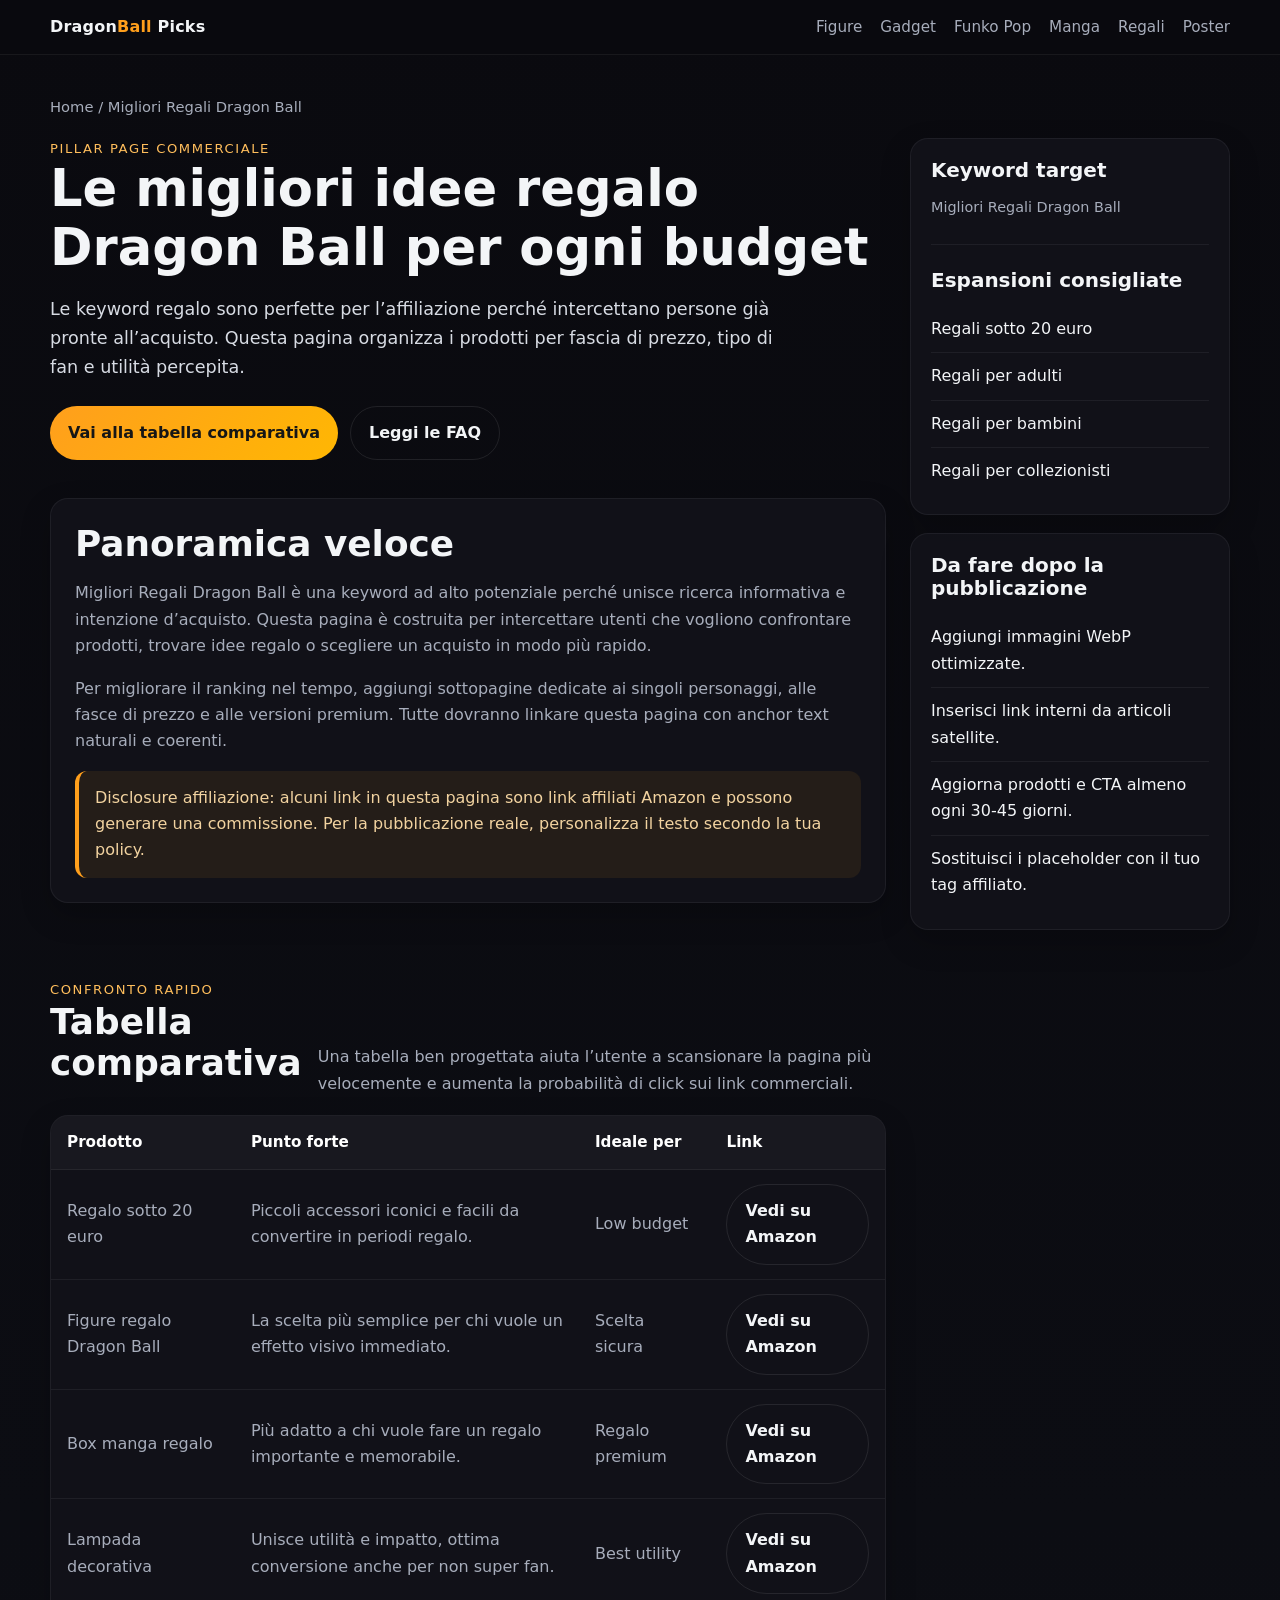
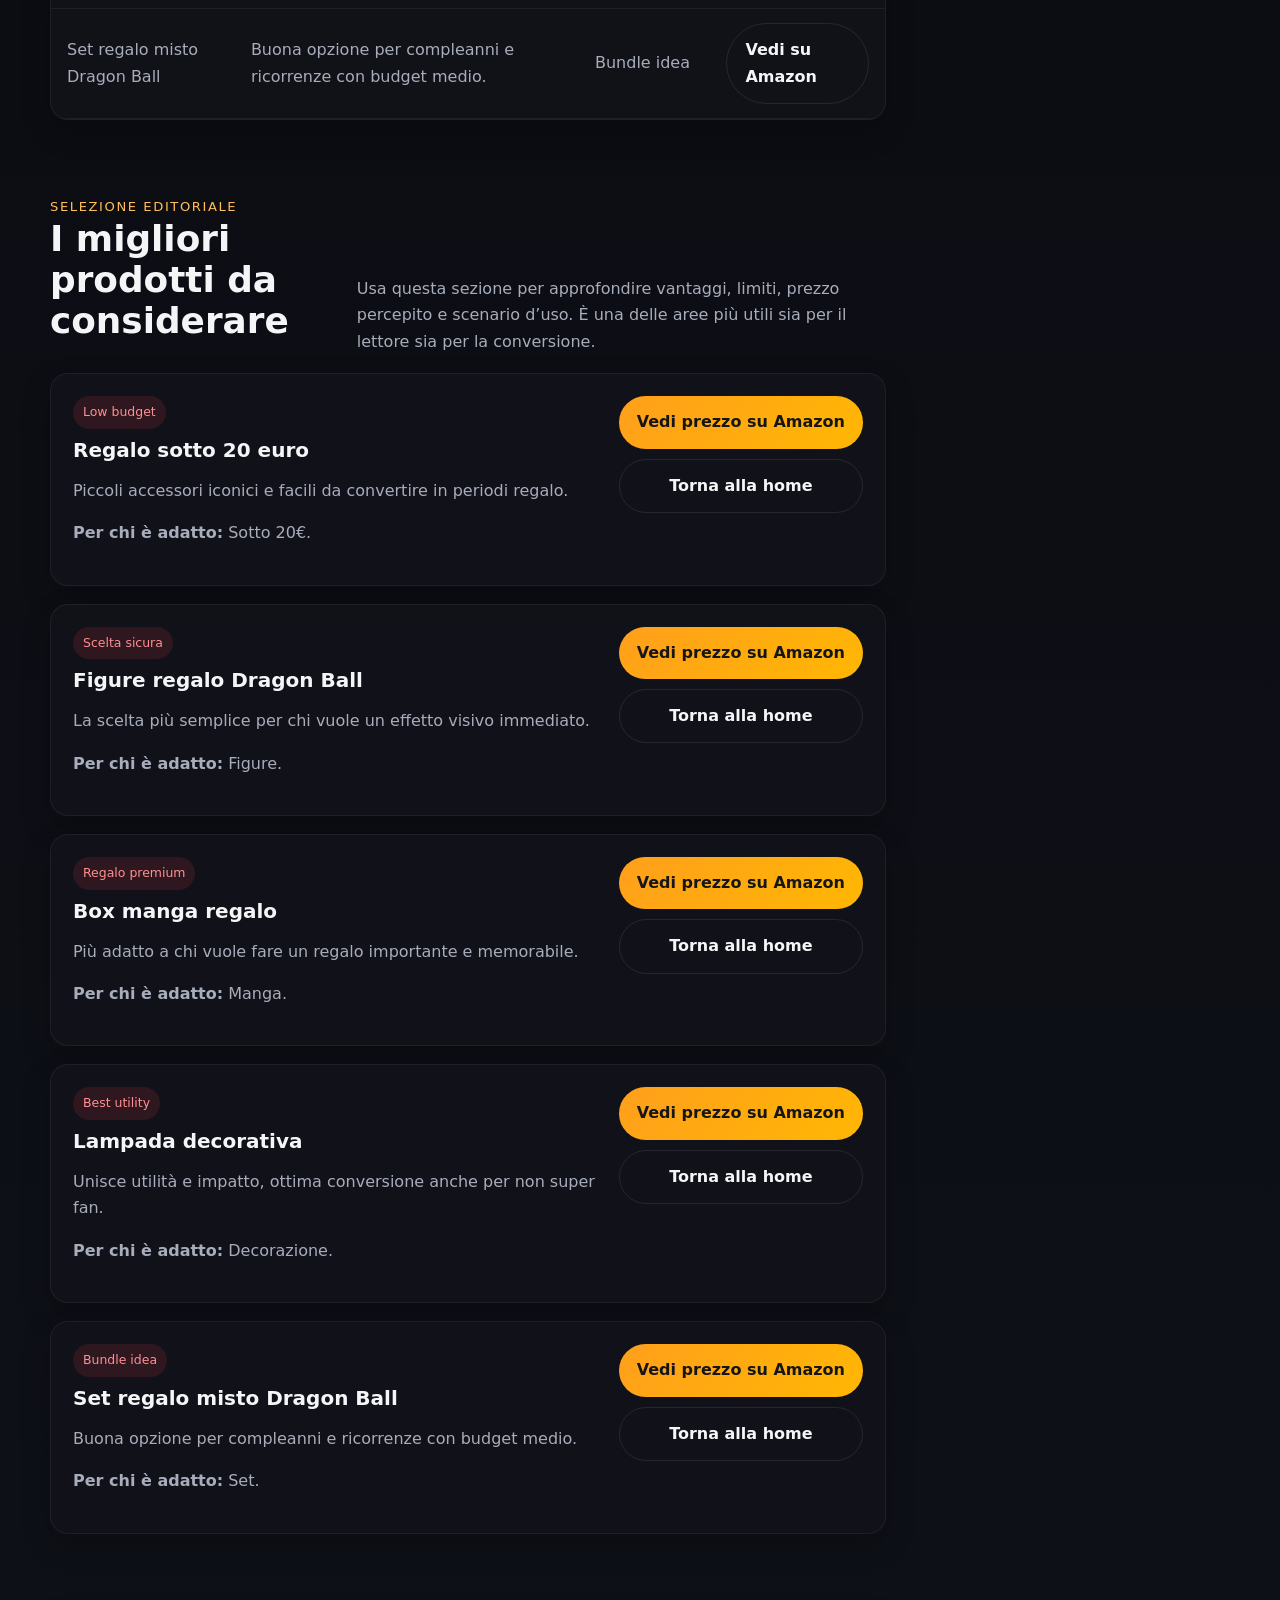
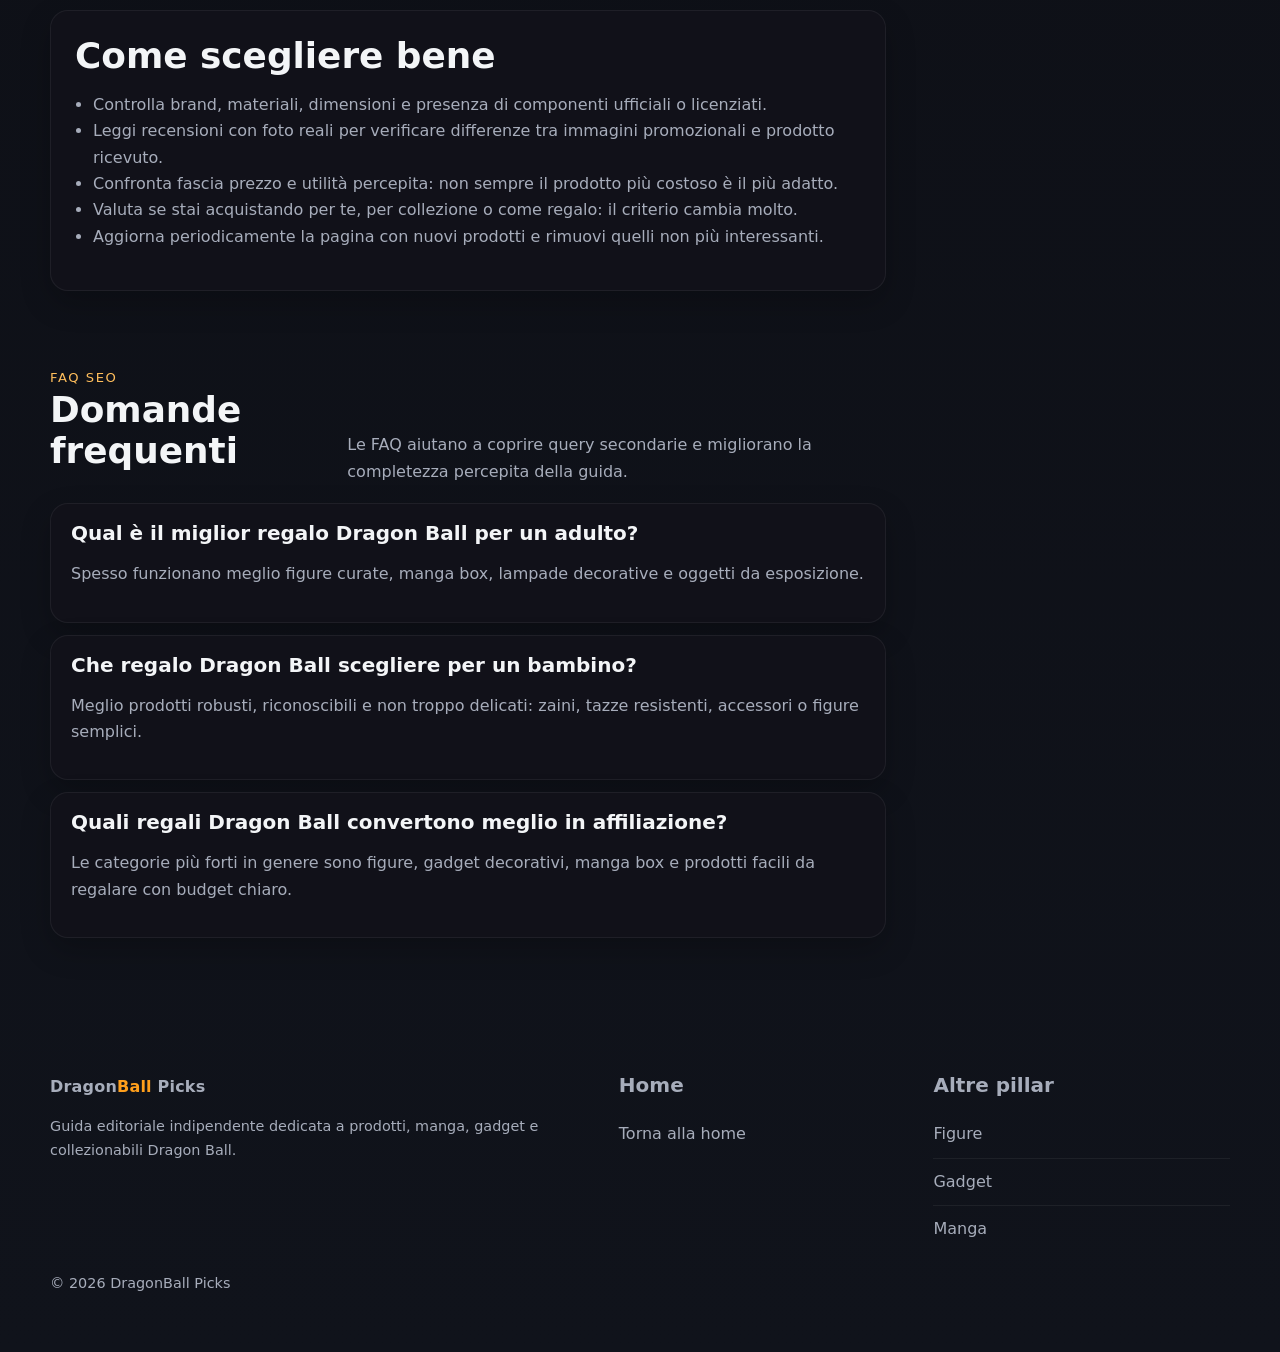
<file: pages/migliori-regali-dragon-ball.html>
<!DOCTYPE html>
<html lang="it">
<head>
  <meta charset="UTF-8" />
  <meta name="viewport" content="width=device-width, initial-scale=1.0" />
  <title>Migliori Regali Dragon Ball | DragonBall Picks</title>
  <meta name="description" content="Idee regalo Dragon Ball per bambini, adulti e collezionisti: prodotti economici, premium e ad alto impatto da comprare su Amazon." />
  <meta name="robots" content="index,follow,max-image-preview:large" />
  <link rel="canonical" href="https://example.com/pages/migliori-regali-dragon-ball.html" />
  <meta property="og:type" content="website" />
  <meta property="og:title" content="Migliori Regali Dragon Ball | DragonBall Picks" />
  <meta property="og:description" content="Idee regalo Dragon Ball per bambini, adulti e collezionisti: prodotti economici, premium e ad alto impatto da comprare su Amazon." />
  <meta property="og:url" content="https://example.com/pages/migliori-regali-dragon-ball.html" />
  <meta property="og:site_name" content="DragonBall Picks" />
  <meta name="twitter:card" content="summary_large_image" />
  <link rel="stylesheet" href="../assets/css/styles.css" />
  <script type="application/ld+json">{
    "@context": "https://schema.org",
    "@type": "WebSite",
    "name": "DragonBall Picks",
    "url": "https://example.com"
  }</script>
</head>
<body>
  
    
<div class="topbar">
  <div class="container nav">
    <a class="logo" href="../index.html">Dragon<span>Ball</span> Picks</a>
    <div class="nav-links">
      <a href="../pages/migliori-figure-dragon-ball.html">Figure</a>
      <a href="../pages/migliori-gadget-dragon-ball.html">Gadget</a>
      <a href="../pages/migliori-funko-pop-dragon-ball.html">Funko Pop</a>
      <a href="../pages/migliori-manga-dragon-ball.html">Manga</a>
      <a href="../pages/migliori-regali-dragon-ball.html">Regali</a>
      <a href="../pages/poster-dragon-ball.html">Poster</a>
    </div>
  </div>
</div>

    <main class="container" style="padding-top:40px; padding-bottom:56px;">
      <div class="breadcrumbs"><a href="../index.html">Home</a> / Migliori Regali Dragon Ball</div>
      <div class="article-grid">
        <article>
          <header>
            <div class="kicker">Pillar page commerciale</div>
            <h1>Le migliori idee regalo Dragon Ball per ogni budget</h1>
            <p class="lead">Le keyword regalo sono perfette per l’affiliazione perché intercettano persone già pronte all’acquisto. Questa pagina organizza i prodotti per fascia di prezzo, tipo di fan e utilità percepita.</p>
            <div class="cta-row">
              <a class="btn btn-primary" href="#tabella">Vai alla tabella comparativa</a>
              <a class="btn btn-secondary" href="#faq">Leggi le FAQ</a>
            </div>
          </header>

          <section>
            <div class="content-box">
              <h2>Panoramica veloce</h2>
              <p>Migliori Regali Dragon Ball è una keyword ad alto potenziale perché unisce ricerca informativa e intenzione d’acquisto. Questa pagina è costruita per intercettare utenti che vogliono confrontare prodotti, trovare idee regalo o scegliere un acquisto in modo più rapido.</p>
              <p>Per migliorare il ranking nel tempo, aggiungi sottopagine dedicate ai singoli personaggi, alle fasce di prezzo e alle versioni premium. Tutte dovranno linkare questa pagina con anchor text naturali e coerenti.</p>
              <div class="notice">Disclosure affiliazione: alcuni link in questa pagina sono link affiliati Amazon e possono generare una commissione. Per la pubblicazione reale, personalizza il testo secondo la tua policy.</div>
            </div>
          </section>

          <section id="tabella">
            <div class="section-head">
              <div>
                <div class="kicker">Confronto rapido</div>
                <h2>Tabella comparativa</h2>
              </div>
              <p>Una tabella ben progettata aiuta l’utente a scansionare la pagina più velocemente e aumenta la probabilità di click sui link commerciali.</p>
            </div>
            <div class="table-wrap">
              <table>
                <thead>
                  <tr>
                    <th>Prodotto</th>
                    <th>Punto forte</th>
                    <th>Ideale per</th>
                    <th>Link</th>
                  </tr>
                </thead>
                <tbody><tr><td>Regalo sotto 20 euro</td><td>Piccoli accessori iconici e facili da convertire in periodi regalo.</td><td>Low budget</td><td><a class="btn btn-secondary" href="https://www.amazon.it/s?k=Regalo+sotto+20+euro+regali+Dragon+Ball&tag=YOURTAG-21" rel="nofollow sponsored">Vedi su Amazon</a></td></tr><tr><td>Figure regalo Dragon Ball</td><td>La scelta più semplice per chi vuole un effetto visivo immediato.</td><td>Scelta sicura</td><td><a class="btn btn-secondary" href="https://www.amazon.it/s?k=Figure+regalo+Dragon+Ball+regali+Dragon+Ball&tag=YOURTAG-21" rel="nofollow sponsored">Vedi su Amazon</a></td></tr><tr><td>Box manga regalo</td><td>Più adatto a chi vuole fare un regalo importante e memorabile.</td><td>Regalo premium</td><td><a class="btn btn-secondary" href="https://www.amazon.it/s?k=Box+manga+regalo+regali+Dragon+Ball&tag=YOURTAG-21" rel="nofollow sponsored">Vedi su Amazon</a></td></tr><tr><td>Lampada decorativa</td><td>Unisce utilità e impatto, ottima conversione anche per non super fan.</td><td>Best utility</td><td><a class="btn btn-secondary" href="https://www.amazon.it/s?k=Lampada+decorativa+regali+Dragon+Ball&tag=YOURTAG-21" rel="nofollow sponsored">Vedi su Amazon</a></td></tr><tr><td>Set regalo misto Dragon Ball</td><td>Buona opzione per compleanni e ricorrenze con budget medio.</td><td>Bundle idea</td><td><a class="btn btn-secondary" href="https://www.amazon.it/s?k=Set+regalo+misto+Dragon+Ball+regali+Dragon+Ball&tag=YOURTAG-21" rel="nofollow sponsored">Vedi su Amazon</a></td></tr></tbody>
              </table>
            </div>
          </section>

          <section>
            <div class="section-head">
              <div>
                <div class="kicker">Selezione editoriale</div>
                <h2>I migliori prodotti da considerare</h2>
              </div>
              <p>Usa questa sezione per approfondire vantaggi, limiti, prezzo percepito e scenario d’uso. È una delle aree più utili sia per il lettore sia per la conversione.</p>
            </div>
            <div class="grid"><article class="product">
          <div>
            <div class="badge">Low budget</div>
            <h3>Regalo sotto 20 euro</h3>
            <p>Piccoli accessori iconici e facili da convertire in periodi regalo.</p>
            <p><strong>Per chi è adatto:</strong> Sotto 20€.</p>
          </div>
          <div class="actions">
            <a class="btn btn-primary" href="https://www.amazon.it/s?k=Regalo+sotto+20+euro+regali+Dragon+Ball&tag=YOURTAG-21" rel="nofollow sponsored">Vedi prezzo su Amazon</a>
            <a class="btn btn-secondary" href="../index.html">Torna alla home</a>
          </div>
        </article><article class="product">
          <div>
            <div class="badge">Scelta sicura</div>
            <h3>Figure regalo Dragon Ball</h3>
            <p>La scelta più semplice per chi vuole un effetto visivo immediato.</p>
            <p><strong>Per chi è adatto:</strong> Figure.</p>
          </div>
          <div class="actions">
            <a class="btn btn-primary" href="https://www.amazon.it/s?k=Figure+regalo+Dragon+Ball+regali+Dragon+Ball&tag=YOURTAG-21" rel="nofollow sponsored">Vedi prezzo su Amazon</a>
            <a class="btn btn-secondary" href="../index.html">Torna alla home</a>
          </div>
        </article><article class="product">
          <div>
            <div class="badge">Regalo premium</div>
            <h3>Box manga regalo</h3>
            <p>Più adatto a chi vuole fare un regalo importante e memorabile.</p>
            <p><strong>Per chi è adatto:</strong> Manga.</p>
          </div>
          <div class="actions">
            <a class="btn btn-primary" href="https://www.amazon.it/s?k=Box+manga+regalo+regali+Dragon+Ball&tag=YOURTAG-21" rel="nofollow sponsored">Vedi prezzo su Amazon</a>
            <a class="btn btn-secondary" href="../index.html">Torna alla home</a>
          </div>
        </article><article class="product">
          <div>
            <div class="badge">Best utility</div>
            <h3>Lampada decorativa</h3>
            <p>Unisce utilità e impatto, ottima conversione anche per non super fan.</p>
            <p><strong>Per chi è adatto:</strong> Decorazione.</p>
          </div>
          <div class="actions">
            <a class="btn btn-primary" href="https://www.amazon.it/s?k=Lampada+decorativa+regali+Dragon+Ball&tag=YOURTAG-21" rel="nofollow sponsored">Vedi prezzo su Amazon</a>
            <a class="btn btn-secondary" href="../index.html">Torna alla home</a>
          </div>
        </article><article class="product">
          <div>
            <div class="badge">Bundle idea</div>
            <h3>Set regalo misto Dragon Ball</h3>
            <p>Buona opzione per compleanni e ricorrenze con budget medio.</p>
            <p><strong>Per chi è adatto:</strong> Set.</p>
          </div>
          <div class="actions">
            <a class="btn btn-primary" href="https://www.amazon.it/s?k=Set+regalo+misto+Dragon+Ball+regali+Dragon+Ball&tag=YOURTAG-21" rel="nofollow sponsored">Vedi prezzo su Amazon</a>
            <a class="btn btn-secondary" href="../index.html">Torna alla home</a>
          </div>
        </article></div>
          </section>

          <section>
            <div class="content-box">
              <h2>Come scegliere bene</h2>
              <ul>
                <li>Controlla brand, materiali, dimensioni e presenza di componenti ufficiali o licenziati.</li>
                <li>Leggi recensioni con foto reali per verificare differenze tra immagini promozionali e prodotto ricevuto.</li>
                <li>Confronta fascia prezzo e utilità percepita: non sempre il prodotto più costoso è il più adatto.</li>
                <li>Valuta se stai acquistando per te, per collezione o come regalo: il criterio cambia molto.</li>
                <li>Aggiorna periodicamente la pagina con nuovi prodotti e rimuovi quelli non più interessanti.</li>
              </ul>
            </div>
          </section>

          <section id="faq">
            <div class="section-head">
              <div>
                <div class="kicker">FAQ SEO</div>
                <h2>Domande frequenti</h2>
              </div>
              <p>Le FAQ aiutano a coprire query secondarie e migliorano la completezza percepita della guida.</p>
            </div>
            <div class="faq"><h3>Qual è il miglior regalo Dragon Ball per un adulto?</h3><p>Spesso funzionano meglio figure curate, manga box, lampade decorative e oggetti da esposizione.</p></div><div class="faq"><h3>Che regalo Dragon Ball scegliere per un bambino?</h3><p>Meglio prodotti robusti, riconoscibili e non troppo delicati: zaini, tazze resistenti, accessori o figure semplici.</p></div><div class="faq"><h3>Quali regali Dragon Ball convertono meglio in affiliazione?</h3><p>Le categorie più forti in genere sono figure, gadget decorativi, manga box e prodotti facili da regalare con budget chiaro.</p></div>
          </section>
        </article>

        <aside class="sidebar-sticky">
          <div class="card">
            <h3>Keyword target</h3>
            <p class="small">Migliori Regali Dragon Ball</p>
            <div class="hr"></div>
            <h3>Espansioni consigliate</h3>
            <ul class="list-clean related"><li><a href="#">Regali sotto 20 euro</a></li><li><a href="#">Regali per adulti</a></li><li><a href="#">Regali per bambini</a></li><li><a href="#">Regali per collezionisti</a></li></ul>
          </div>
          <div class="card" style="margin-top:18px;">
            <h3>Da fare dopo la pubblicazione</h3>
            <ul class="list-clean">
              <li>Aggiungi immagini WebP ottimizzate.</li>
              <li>Inserisci link interni da articoli satellite.</li>
              <li>Aggiorna prodotti e CTA almeno ogni 30-45 giorni.</li>
              <li>Sostituisci i placeholder con il tuo tag affiliato.</li>
            </ul>
          </div>
        </aside>
      </div>
    </main>
    <footer class="footer">
      <div class="container footer-grid">
        <div>
          <div class="logo">Dragon<span>Ball</span> Picks</div>
          <p class="small">Guida editoriale indipendente dedicata a prodotti, manga, gadget e collezionabili Dragon Ball.</p>
        </div>
        <div>
          <h3>Home</h3>
          <ul class="list-clean"><li><a href="../index.html">Torna alla home</a></li></ul>
        </div>
        <div>
          <h3>Altre pillar</h3>
          <ul class="list-clean">
            <li><a href="migliori-figure-dragon-ball.html">Figure</a></li>
            <li><a href="migliori-gadget-dragon-ball.html">Gadget</a></li>
            <li><a href="migliori-manga-dragon-ball.html">Manga</a></li>
          </ul>
        </div>
      </div>
      <div class="container small" style="margin-top:20px;">© <span data-year></span> DragonBall Picks</div>
    </footer>
    <script type="application/ld+json">{
      "@context":"https://schema.org",
      "@type":"ItemList",
      "name":"Migliori Regali Dragon Ball",
      "itemListElement":[{"@type":"ListItem","position":1,"name":"Regalo sotto 20 euro","url":"https://www.amazon.it/s?k=Regalo+sotto+20+euro+regali+Dragon+Ball&tag=YOURTAG-21"},{"@type":"ListItem","position":2,"name":"Figure regalo Dragon Ball","url":"https://www.amazon.it/s?k=Figure+regalo+Dragon+Ball+regali+Dragon+Ball&tag=YOURTAG-21"},{"@type":"ListItem","position":3,"name":"Box manga regalo","url":"https://www.amazon.it/s?k=Box+manga+regalo+regali+Dragon+Ball&tag=YOURTAG-21"},{"@type":"ListItem","position":4,"name":"Lampada decorativa","url":"https://www.amazon.it/s?k=Lampada+decorativa+regali+Dragon+Ball&tag=YOURTAG-21"},{"@type":"ListItem","position":5,"name":"Set regalo misto Dragon Ball","url":"https://www.amazon.it/s?k=Set+regalo+misto+Dragon+Ball+regali+Dragon+Ball&tag=YOURTAG-21"}]
    }</script>
    
  <script src="../assets/js/main.js" defer></script>
</body>
</html>
</file>
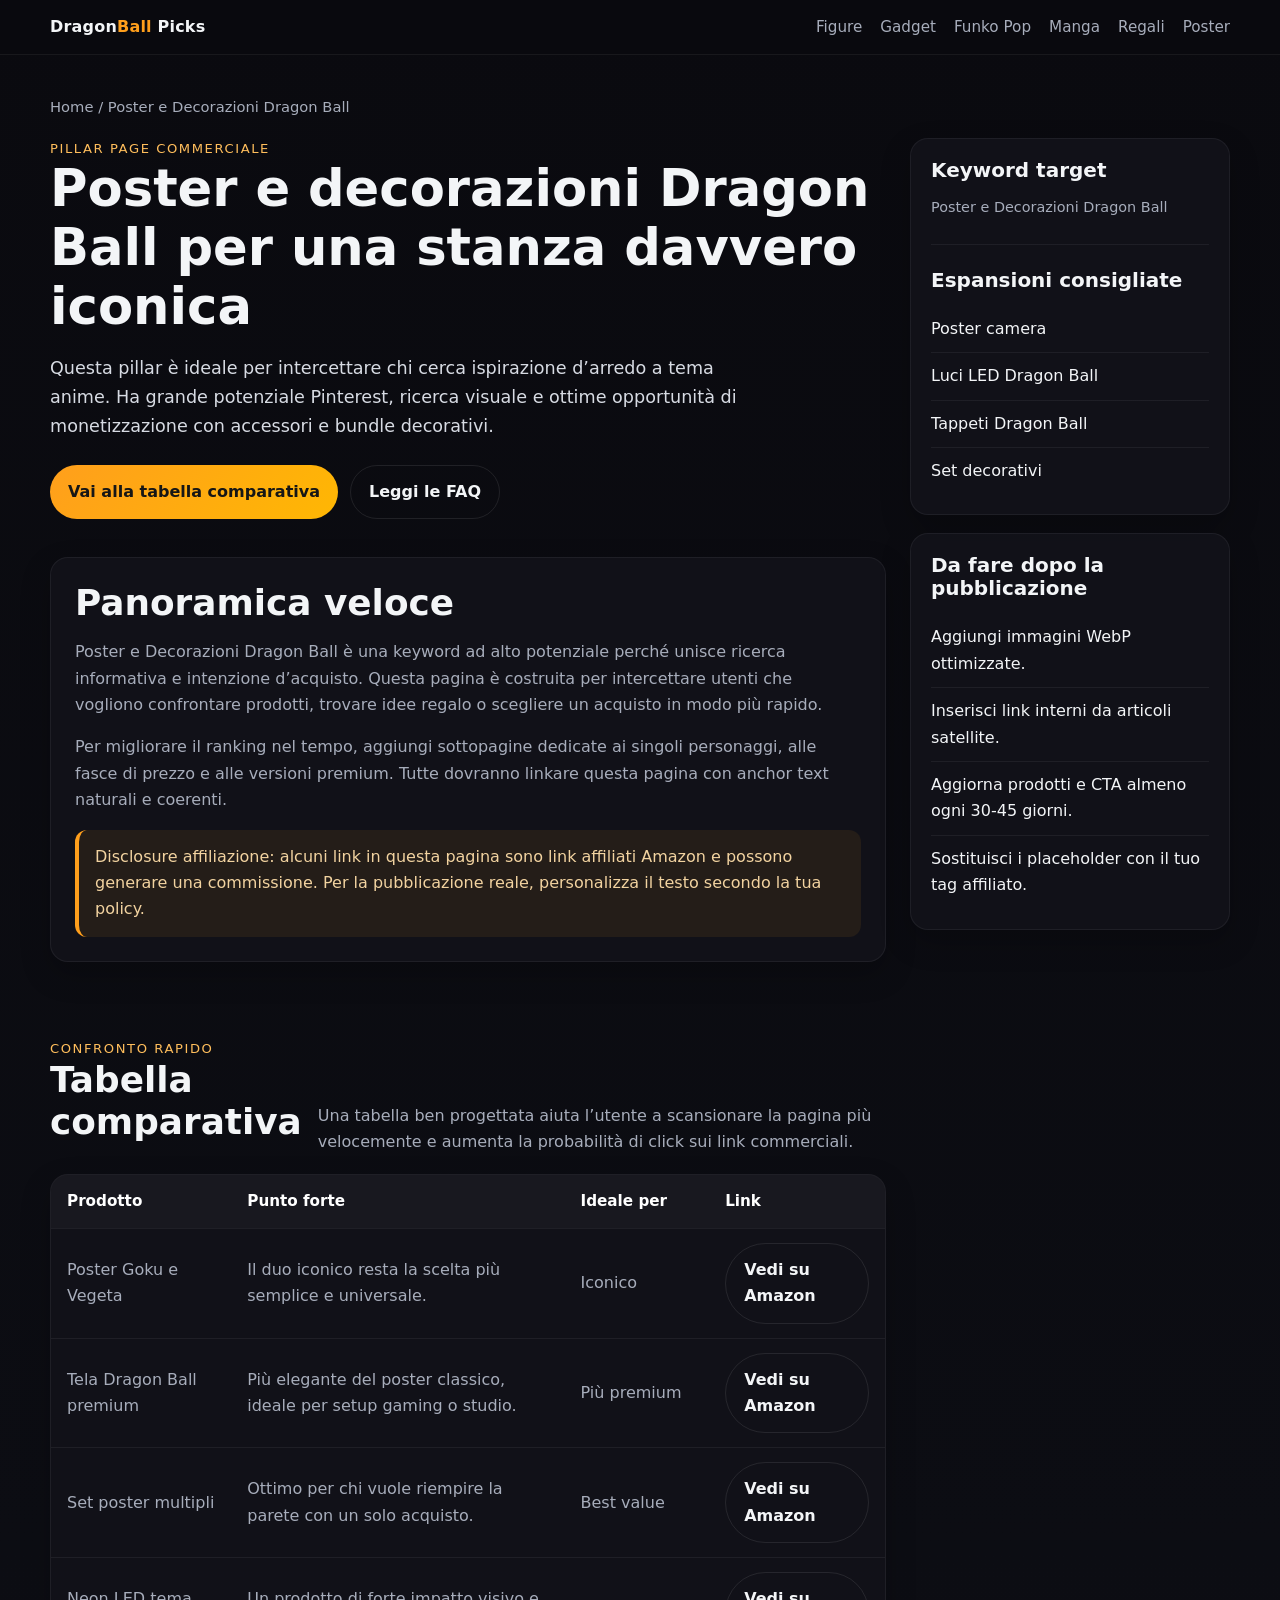
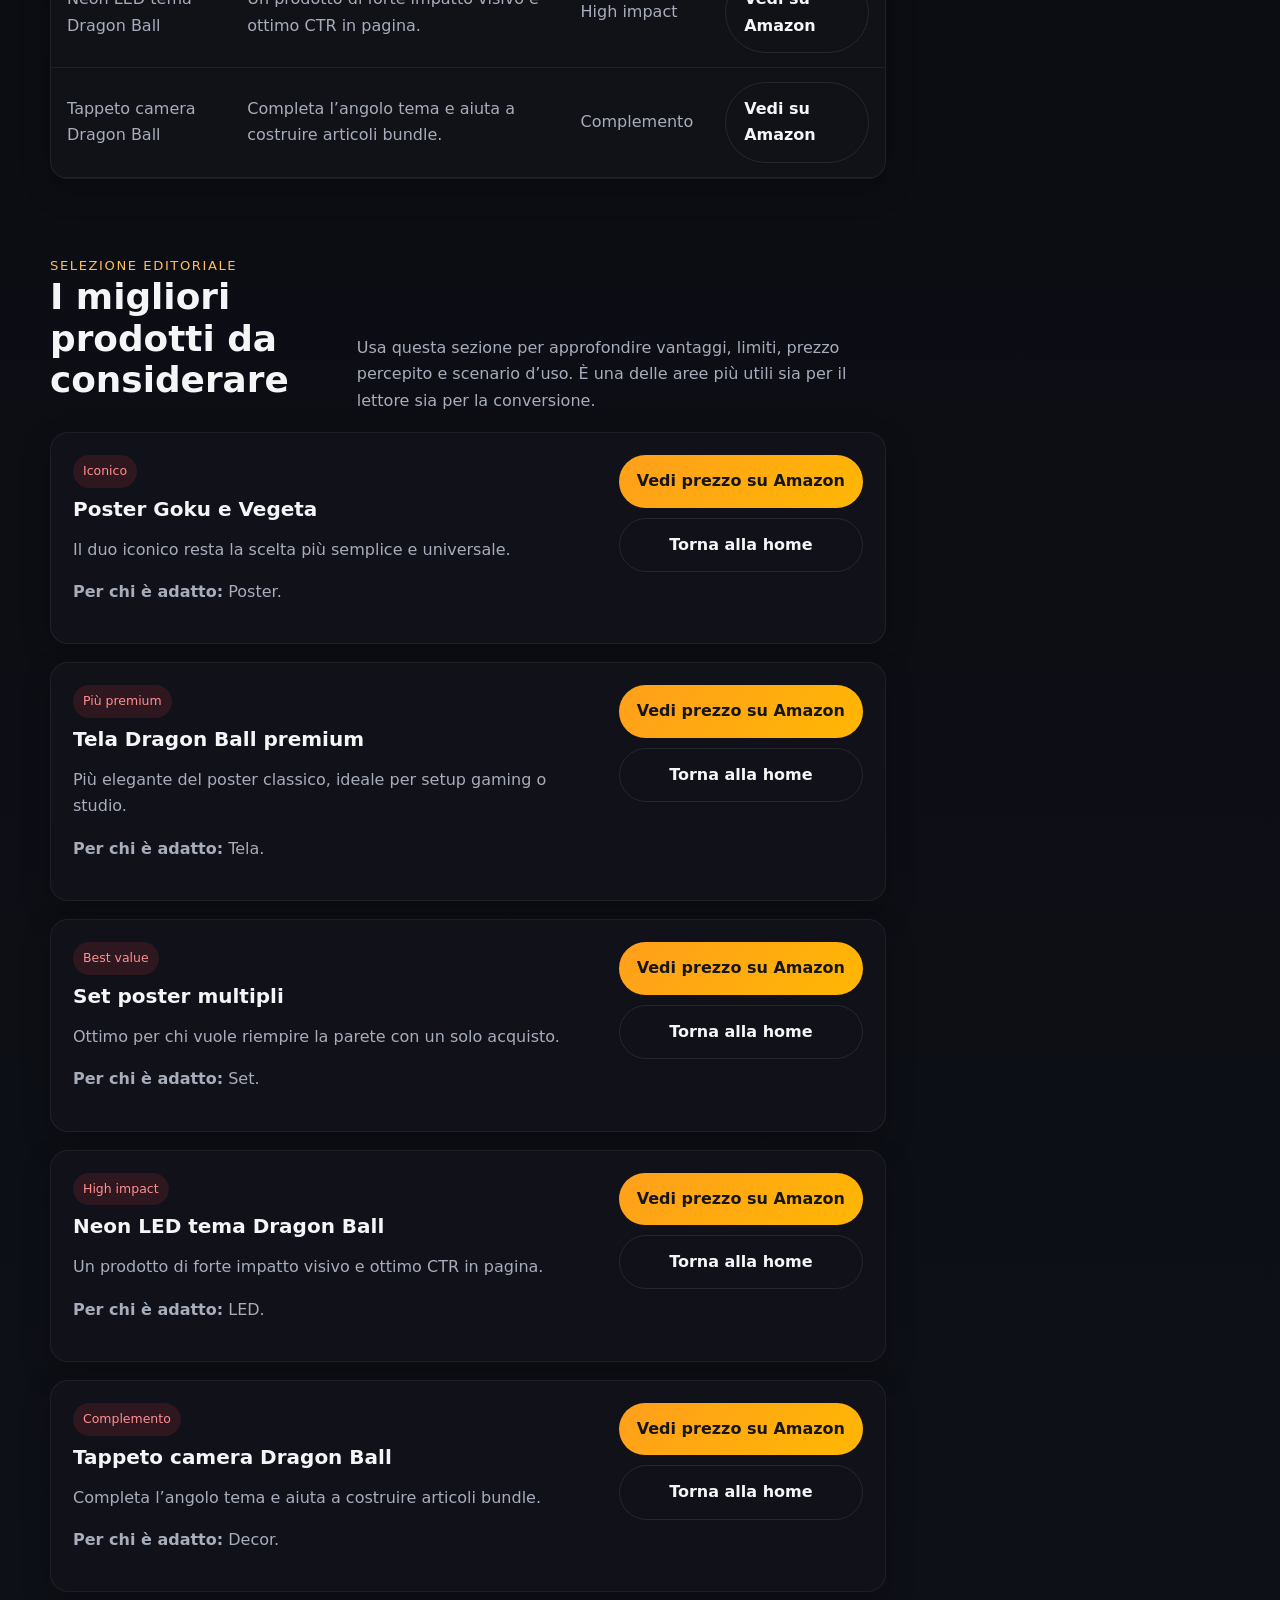
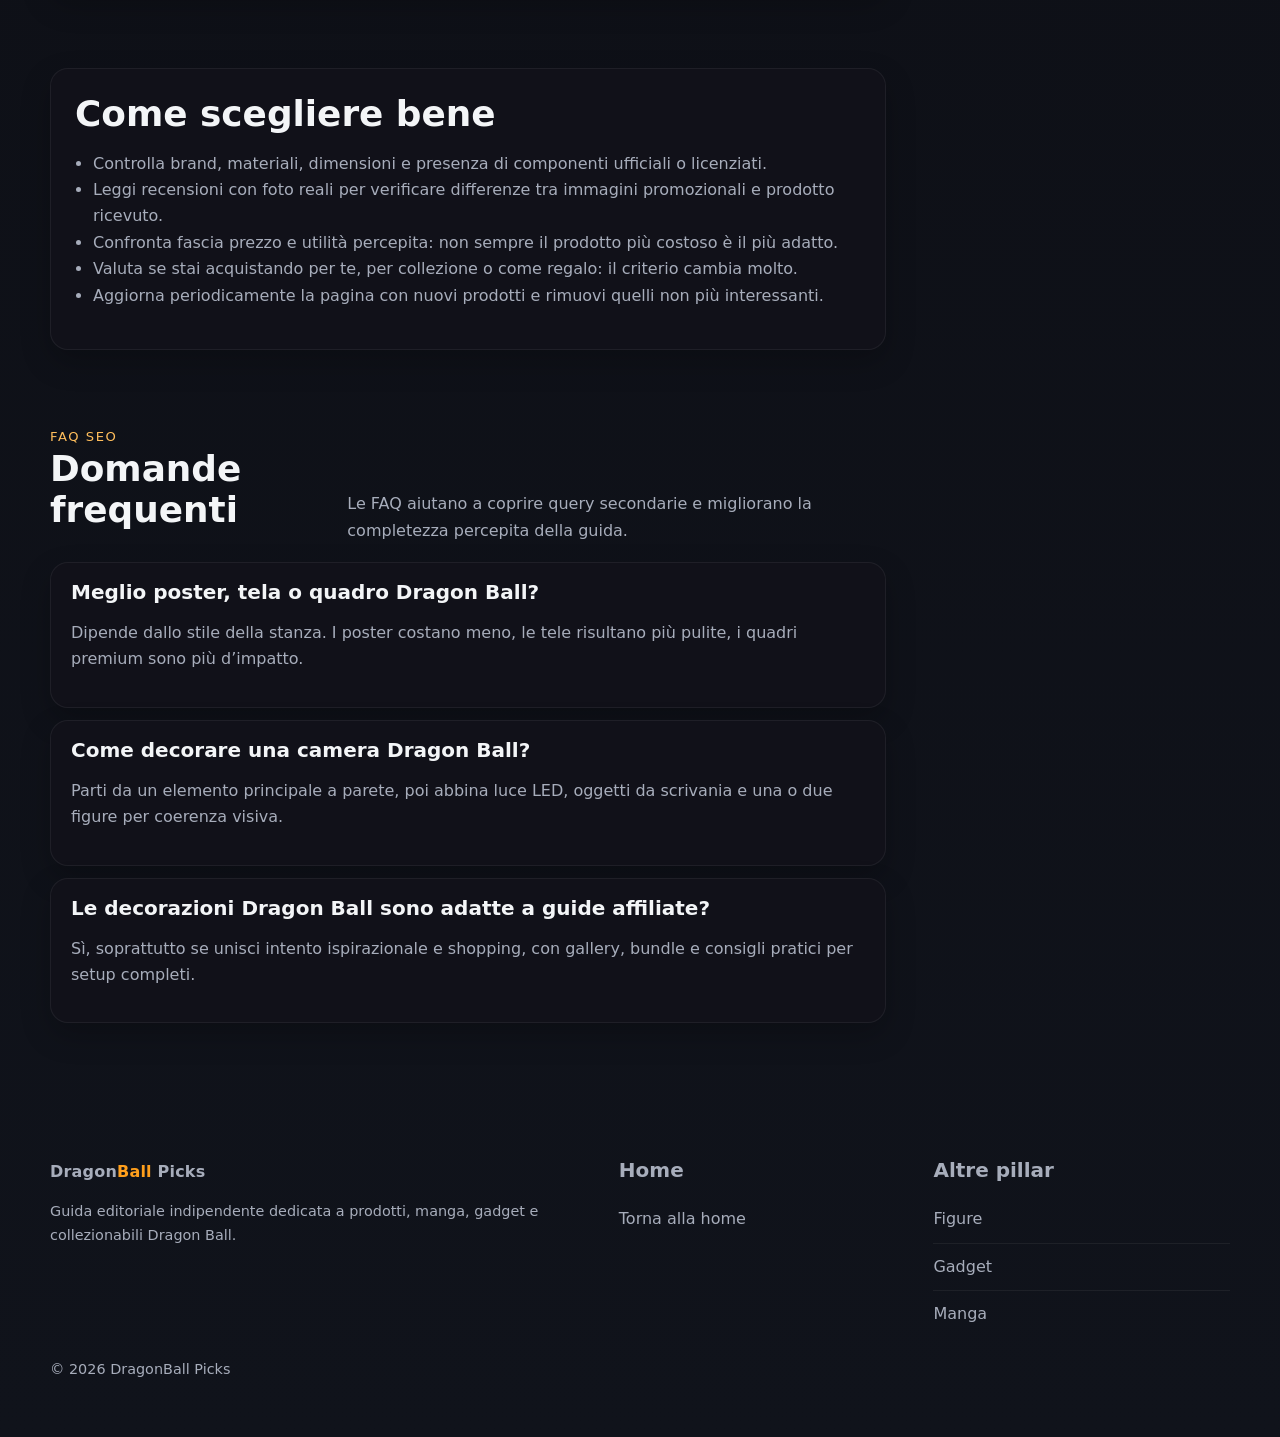
<file: pages/poster-dragon-ball.html>
<!DOCTYPE html>
<html lang="it">
<head>
  <meta charset="UTF-8" />
  <meta name="viewport" content="width=device-width, initial-scale=1.0" />
  <title>Poster e Decorazioni Dragon Ball | DragonBall Picks</title>
  <meta name="description" content="I migliori poster e decorazioni Dragon Ball per camera, studio e gaming room: quadri, tele, LED e accessori da parete." />
  <meta name="robots" content="index,follow,max-image-preview:large" />
  <link rel="canonical" href="https://example.com/pages/poster-dragon-ball.html" />
  <meta property="og:type" content="website" />
  <meta property="og:title" content="Poster e Decorazioni Dragon Ball | DragonBall Picks" />
  <meta property="og:description" content="I migliori poster e decorazioni Dragon Ball per camera, studio e gaming room: quadri, tele, LED e accessori da parete." />
  <meta property="og:url" content="https://example.com/pages/poster-dragon-ball.html" />
  <meta property="og:site_name" content="DragonBall Picks" />
  <meta name="twitter:card" content="summary_large_image" />
  <link rel="stylesheet" href="../assets/css/styles.css" />
  <script type="application/ld+json">{
    "@context": "https://schema.org",
    "@type": "WebSite",
    "name": "DragonBall Picks",
    "url": "https://example.com"
  }</script>
</head>
<body>
  
    
<div class="topbar">
  <div class="container nav">
    <a class="logo" href="../index.html">Dragon<span>Ball</span> Picks</a>
    <div class="nav-links">
      <a href="../pages/migliori-figure-dragon-ball.html">Figure</a>
      <a href="../pages/migliori-gadget-dragon-ball.html">Gadget</a>
      <a href="../pages/migliori-funko-pop-dragon-ball.html">Funko Pop</a>
      <a href="../pages/migliori-manga-dragon-ball.html">Manga</a>
      <a href="../pages/migliori-regali-dragon-ball.html">Regali</a>
      <a href="../pages/poster-dragon-ball.html">Poster</a>
    </div>
  </div>
</div>

    <main class="container" style="padding-top:40px; padding-bottom:56px;">
      <div class="breadcrumbs"><a href="../index.html">Home</a> / Poster e Decorazioni Dragon Ball</div>
      <div class="article-grid">
        <article>
          <header>
            <div class="kicker">Pillar page commerciale</div>
            <h1>Poster e decorazioni Dragon Ball per una stanza davvero iconica</h1>
            <p class="lead">Questa pillar è ideale per intercettare chi cerca ispirazione d’arredo a tema anime. Ha grande potenziale Pinterest, ricerca visuale e ottime opportunità di monetizzazione con accessori e bundle decorativi.</p>
            <div class="cta-row">
              <a class="btn btn-primary" href="#tabella">Vai alla tabella comparativa</a>
              <a class="btn btn-secondary" href="#faq">Leggi le FAQ</a>
            </div>
          </header>

          <section>
            <div class="content-box">
              <h2>Panoramica veloce</h2>
              <p>Poster e Decorazioni Dragon Ball è una keyword ad alto potenziale perché unisce ricerca informativa e intenzione d’acquisto. Questa pagina è costruita per intercettare utenti che vogliono confrontare prodotti, trovare idee regalo o scegliere un acquisto in modo più rapido.</p>
              <p>Per migliorare il ranking nel tempo, aggiungi sottopagine dedicate ai singoli personaggi, alle fasce di prezzo e alle versioni premium. Tutte dovranno linkare questa pagina con anchor text naturali e coerenti.</p>
              <div class="notice">Disclosure affiliazione: alcuni link in questa pagina sono link affiliati Amazon e possono generare una commissione. Per la pubblicazione reale, personalizza il testo secondo la tua policy.</div>
            </div>
          </section>

          <section id="tabella">
            <div class="section-head">
              <div>
                <div class="kicker">Confronto rapido</div>
                <h2>Tabella comparativa</h2>
              </div>
              <p>Una tabella ben progettata aiuta l’utente a scansionare la pagina più velocemente e aumenta la probabilità di click sui link commerciali.</p>
            </div>
            <div class="table-wrap">
              <table>
                <thead>
                  <tr>
                    <th>Prodotto</th>
                    <th>Punto forte</th>
                    <th>Ideale per</th>
                    <th>Link</th>
                  </tr>
                </thead>
                <tbody><tr><td>Poster Goku e Vegeta</td><td>Il duo iconico resta la scelta più semplice e universale.</td><td>Iconico</td><td><a class="btn btn-secondary" href="https://www.amazon.it/s?k=Poster+Goku+e+Vegeta+poster+Dragon+Ball&tag=YOURTAG-21" rel="nofollow sponsored">Vedi su Amazon</a></td></tr><tr><td>Tela Dragon Ball premium</td><td>Più elegante del poster classico, ideale per setup gaming o studio.</td><td>Più premium</td><td><a class="btn btn-secondary" href="https://www.amazon.it/s?k=Tela+Dragon+Ball+premium+poster+Dragon+Ball&tag=YOURTAG-21" rel="nofollow sponsored">Vedi su Amazon</a></td></tr><tr><td>Set poster multipli</td><td>Ottimo per chi vuole riempire la parete con un solo acquisto.</td><td>Best value</td><td><a class="btn btn-secondary" href="https://www.amazon.it/s?k=Set+poster+multipli+poster+Dragon+Ball&tag=YOURTAG-21" rel="nofollow sponsored">Vedi su Amazon</a></td></tr><tr><td>Neon LED tema Dragon Ball</td><td>Un prodotto di forte impatto visivo e ottimo CTR in pagina.</td><td>High impact</td><td><a class="btn btn-secondary" href="https://www.amazon.it/s?k=Neon+LED+tema+Dragon+Ball+poster+Dragon+Ball&tag=YOURTAG-21" rel="nofollow sponsored">Vedi su Amazon</a></td></tr><tr><td>Tappeto camera Dragon Ball</td><td>Completa l’angolo tema e aiuta a costruire articoli bundle.</td><td>Complemento</td><td><a class="btn btn-secondary" href="https://www.amazon.it/s?k=Tappeto+camera+Dragon+Ball+poster+Dragon+Ball&tag=YOURTAG-21" rel="nofollow sponsored">Vedi su Amazon</a></td></tr></tbody>
              </table>
            </div>
          </section>

          <section>
            <div class="section-head">
              <div>
                <div class="kicker">Selezione editoriale</div>
                <h2>I migliori prodotti da considerare</h2>
              </div>
              <p>Usa questa sezione per approfondire vantaggi, limiti, prezzo percepito e scenario d’uso. È una delle aree più utili sia per il lettore sia per la conversione.</p>
            </div>
            <div class="grid"><article class="product">
          <div>
            <div class="badge">Iconico</div>
            <h3>Poster Goku e Vegeta</h3>
            <p>Il duo iconico resta la scelta più semplice e universale.</p>
            <p><strong>Per chi è adatto:</strong> Poster.</p>
          </div>
          <div class="actions">
            <a class="btn btn-primary" href="https://www.amazon.it/s?k=Poster+Goku+e+Vegeta+poster+Dragon+Ball&tag=YOURTAG-21" rel="nofollow sponsored">Vedi prezzo su Amazon</a>
            <a class="btn btn-secondary" href="../index.html">Torna alla home</a>
          </div>
        </article><article class="product">
          <div>
            <div class="badge">Più premium</div>
            <h3>Tela Dragon Ball premium</h3>
            <p>Più elegante del poster classico, ideale per setup gaming o studio.</p>
            <p><strong>Per chi è adatto:</strong> Tela.</p>
          </div>
          <div class="actions">
            <a class="btn btn-primary" href="https://www.amazon.it/s?k=Tela+Dragon+Ball+premium+poster+Dragon+Ball&tag=YOURTAG-21" rel="nofollow sponsored">Vedi prezzo su Amazon</a>
            <a class="btn btn-secondary" href="../index.html">Torna alla home</a>
          </div>
        </article><article class="product">
          <div>
            <div class="badge">Best value</div>
            <h3>Set poster multipli</h3>
            <p>Ottimo per chi vuole riempire la parete con un solo acquisto.</p>
            <p><strong>Per chi è adatto:</strong> Set.</p>
          </div>
          <div class="actions">
            <a class="btn btn-primary" href="https://www.amazon.it/s?k=Set+poster+multipli+poster+Dragon+Ball&tag=YOURTAG-21" rel="nofollow sponsored">Vedi prezzo su Amazon</a>
            <a class="btn btn-secondary" href="../index.html">Torna alla home</a>
          </div>
        </article><article class="product">
          <div>
            <div class="badge">High impact</div>
            <h3>Neon LED tema Dragon Ball</h3>
            <p>Un prodotto di forte impatto visivo e ottimo CTR in pagina.</p>
            <p><strong>Per chi è adatto:</strong> LED.</p>
          </div>
          <div class="actions">
            <a class="btn btn-primary" href="https://www.amazon.it/s?k=Neon+LED+tema+Dragon+Ball+poster+Dragon+Ball&tag=YOURTAG-21" rel="nofollow sponsored">Vedi prezzo su Amazon</a>
            <a class="btn btn-secondary" href="../index.html">Torna alla home</a>
          </div>
        </article><article class="product">
          <div>
            <div class="badge">Complemento</div>
            <h3>Tappeto camera Dragon Ball</h3>
            <p>Completa l’angolo tema e aiuta a costruire articoli bundle.</p>
            <p><strong>Per chi è adatto:</strong> Decor.</p>
          </div>
          <div class="actions">
            <a class="btn btn-primary" href="https://www.amazon.it/s?k=Tappeto+camera+Dragon+Ball+poster+Dragon+Ball&tag=YOURTAG-21" rel="nofollow sponsored">Vedi prezzo su Amazon</a>
            <a class="btn btn-secondary" href="../index.html">Torna alla home</a>
          </div>
        </article></div>
          </section>

          <section>
            <div class="content-box">
              <h2>Come scegliere bene</h2>
              <ul>
                <li>Controlla brand, materiali, dimensioni e presenza di componenti ufficiali o licenziati.</li>
                <li>Leggi recensioni con foto reali per verificare differenze tra immagini promozionali e prodotto ricevuto.</li>
                <li>Confronta fascia prezzo e utilità percepita: non sempre il prodotto più costoso è il più adatto.</li>
                <li>Valuta se stai acquistando per te, per collezione o come regalo: il criterio cambia molto.</li>
                <li>Aggiorna periodicamente la pagina con nuovi prodotti e rimuovi quelli non più interessanti.</li>
              </ul>
            </div>
          </section>

          <section id="faq">
            <div class="section-head">
              <div>
                <div class="kicker">FAQ SEO</div>
                <h2>Domande frequenti</h2>
              </div>
              <p>Le FAQ aiutano a coprire query secondarie e migliorano la completezza percepita della guida.</p>
            </div>
            <div class="faq"><h3>Meglio poster, tela o quadro Dragon Ball?</h3><p>Dipende dallo stile della stanza. I poster costano meno, le tele risultano più pulite, i quadri premium sono più d’impatto.</p></div><div class="faq"><h3>Come decorare una camera Dragon Ball?</h3><p>Parti da un elemento principale a parete, poi abbina luce LED, oggetti da scrivania e una o due figure per coerenza visiva.</p></div><div class="faq"><h3>Le decorazioni Dragon Ball sono adatte a guide affiliate?</h3><p>Sì, soprattutto se unisci intento ispirazionale e shopping, con gallery, bundle e consigli pratici per setup completi.</p></div>
          </section>
        </article>

        <aside class="sidebar-sticky">
          <div class="card">
            <h3>Keyword target</h3>
            <p class="small">Poster e Decorazioni Dragon Ball</p>
            <div class="hr"></div>
            <h3>Espansioni consigliate</h3>
            <ul class="list-clean related"><li><a href="#">Poster camera</a></li><li><a href="#">Luci LED Dragon Ball</a></li><li><a href="#">Tappeti Dragon Ball</a></li><li><a href="#">Set decorativi</a></li></ul>
          </div>
          <div class="card" style="margin-top:18px;">
            <h3>Da fare dopo la pubblicazione</h3>
            <ul class="list-clean">
              <li>Aggiungi immagini WebP ottimizzate.</li>
              <li>Inserisci link interni da articoli satellite.</li>
              <li>Aggiorna prodotti e CTA almeno ogni 30-45 giorni.</li>
              <li>Sostituisci i placeholder con il tuo tag affiliato.</li>
            </ul>
          </div>
        </aside>
      </div>
    </main>
    <footer class="footer">
      <div class="container footer-grid">
        <div>
          <div class="logo">Dragon<span>Ball</span> Picks</div>
          <p class="small">Guida editoriale indipendente dedicata a prodotti, manga, gadget e collezionabili Dragon Ball.</p>
        </div>
        <div>
          <h3>Home</h3>
          <ul class="list-clean"><li><a href="../index.html">Torna alla home</a></li></ul>
        </div>
        <div>
          <h3>Altre pillar</h3>
          <ul class="list-clean">
            <li><a href="migliori-figure-dragon-ball.html">Figure</a></li>
            <li><a href="migliori-gadget-dragon-ball.html">Gadget</a></li>
            <li><a href="migliori-manga-dragon-ball.html">Manga</a></li>
          </ul>
        </div>
      </div>
      <div class="container small" style="margin-top:20px;">© <span data-year></span> DragonBall Picks</div>
    </footer>
    <script type="application/ld+json">{
      "@context":"https://schema.org",
      "@type":"ItemList",
      "name":"Poster e Decorazioni Dragon Ball",
      "itemListElement":[{"@type":"ListItem","position":1,"name":"Poster Goku e Vegeta","url":"https://www.amazon.it/s?k=Poster+Goku+e+Vegeta+poster+Dragon+Ball&tag=YOURTAG-21"},{"@type":"ListItem","position":2,"name":"Tela Dragon Ball premium","url":"https://www.amazon.it/s?k=Tela+Dragon+Ball+premium+poster+Dragon+Ball&tag=YOURTAG-21"},{"@type":"ListItem","position":3,"name":"Set poster multipli","url":"https://www.amazon.it/s?k=Set+poster+multipli+poster+Dragon+Ball&tag=YOURTAG-21"},{"@type":"ListItem","position":4,"name":"Neon LED tema Dragon Ball","url":"https://www.amazon.it/s?k=Neon+LED+tema+Dragon+Ball+poster+Dragon+Ball&tag=YOURTAG-21"},{"@type":"ListItem","position":5,"name":"Tappeto camera Dragon Ball","url":"https://www.amazon.it/s?k=Tappeto+camera+Dragon+Ball+poster+Dragon+Ball&tag=YOURTAG-21"}]
    }</script>
    
  <script src="../assets/js/main.js" defer></script>
</body>
</html>
</file>
<file: assets/css/styles.css>
:root {
  --bg: #0a0a0f;
  --card: #12121a;
  --muted: #a7adbb;
  --text: #f3f5f7;
  --line: #232634;
  --accent: #ff9f1c;
  --accent-2: #f94144;
  --max: 1180px;
  --radius: 18px;
  --shadow: 0 12px 30px rgba(0,0,0,.22);
}
* { box-sizing: border-box; }
html { scroll-behavior: smooth; }
body {
  margin: 0;
  font-family: Inter, ui-sans-serif, system-ui, -apple-system, BlinkMacSystemFont, 'Segoe UI', sans-serif;
  background: linear-gradient(180deg, #0a0a0f 0%, #10131b 100%);
  color: var(--text);
  line-height: 1.65;
}
a { color: inherit; text-decoration: none; }
img { max-width: 100%; display: block; }
.container { width: min(var(--max), calc(100% - 32px)); margin: 0 auto; }
.topbar {
  position: sticky; top: 0; z-index: 30;
  backdrop-filter: blur(10px);
  background: rgba(10,10,15,.75); border-bottom: 1px solid rgba(255,255,255,.06);
}
.nav {
  display: flex; align-items: center; justify-content: space-between; gap: 20px; padding: 14px 0;
}
.logo { font-weight: 800; letter-spacing: .2px; }
.logo span { color: var(--accent); }
.nav-links { display: flex; gap: 18px; flex-wrap: wrap; }
.nav-links a { color: var(--muted); font-size: .95rem; }
.nav-links a:hover { color: var(--text); }
.hero { padding: 84px 0 46px; }
.hero-grid { display: grid; grid-template-columns: 1.2fr .8fr; gap: 24px; align-items: center; }
.eyebrow {
  display: inline-flex; gap: 8px; align-items: center; background: rgba(255,159,28,.12);
  color: #ffbe5c; padding: 7px 12px; border-radius: 999px; font-size: .84rem; border: 1px solid rgba(255,159,28,.18);
}
h1, h2, h3 { line-height: 1.15; margin: 0 0 14px; }
h1 { font-size: clamp(2.3rem, 4vw, 4.2rem); }
h2 { font-size: clamp(1.8rem, 2.8vw, 2.9rem); margin-top: 0; }
h3 { font-size: 1.25rem; }
.lead { font-size: 1.1rem; color: #d7dbe3; max-width: 65ch; }
.hero-card, .card, .stat, .product, .faq, .content-box, .table-wrap, .mini-card {
  background: rgba(18,18,26,.9); border: 1px solid rgba(255,255,255,.06); box-shadow: var(--shadow); border-radius: var(--radius);
}
.hero-card { padding: 22px; }
.hero-card ul { margin: 0; padding-left: 18px; color: var(--muted); }
.cta-row { display: flex; gap: 12px; flex-wrap: wrap; margin-top: 24px; }
.btn {
  display: inline-flex; align-items: center; justify-content: center; gap: 10px;
  padding: 13px 18px; border-radius: 999px; font-weight: 700; transition: transform .15s ease, opacity .15s ease;
}
.btn:hover { transform: translateY(-1px); opacity: .95; }
.btn-primary { background: linear-gradient(135deg, var(--accent), #ffb703); color: #161616; }
.btn-secondary { border: 1px solid rgba(255,255,255,.09); color: var(--text); }
section { padding: 38px 0; }
.section-head { display:flex; justify-content: space-between; gap: 16px; align-items: end; margin-bottom: 18px; }
.section-head p { color: var(--muted); margin: 0; max-width: 72ch; }
.grid { display: grid; gap: 18px; }
.grid-3 { grid-template-columns: repeat(3, minmax(0,1fr)); }
.grid-2 { grid-template-columns: repeat(2, minmax(0,1fr)); }
.card { padding: 20px; }
.card p, .mini-card p, .product p, .faq p, .content-box p, .content-box li { color: var(--muted); }
.badge { display: inline-block; padding: 6px 10px; border-radius: 999px; background: rgba(249,65,68,.12); color: #ff8f92; font-size: .78rem; margin-bottom: 10px; }
.list-clean { list-style: none; padding: 0; margin: 0; }
.list-clean li { padding: 10px 0; border-bottom: 1px solid rgba(255,255,255,.06); }
.list-clean li:last-child { border-bottom: 0; }
.pillars a, .related a { display: block; }
.stats { display: grid; grid-template-columns: repeat(3, minmax(0,1fr)); gap: 16px; }
.stat { padding: 18px; }
.stat strong { display: block; font-size: 1.5rem; margin-bottom: 6px; }
.table-wrap { overflow: auto; }
table { width: 100%; border-collapse: collapse; min-width: 760px; }
th, td { padding: 14px 16px; text-align: left; border-bottom: 1px solid rgba(255,255,255,.06); }
th { color: #fff; font-size: .95rem; background: rgba(255,255,255,.03); }
td { color: var(--muted); }
.product { padding: 22px; display: grid; grid-template-columns: 1fr auto; gap: 20px; align-items: start; }
.product .actions { display: flex; flex-direction: column; gap: 10px; min-width: 180px; }
.note { color: #c7ced9; font-size: .93rem; }
.faq { padding: 18px 20px; }
.faq + .faq { margin-top: 12px; }
.content-box { padding: 24px; }
.content-box ul { padding-left: 18px; }
.footer { padding: 42px 0 56px; color: var(--muted); }
.footer-grid { display:grid; grid-template-columns: 1.3fr .7fr .7fr; gap: 18px; }
.small { font-size: .9rem; color: var(--muted); }
.breadcrumbs { color: var(--muted); font-size: .92rem; margin-bottom: 18px; }
.kicker { text-transform: uppercase; letter-spacing: .12em; color: #ffbe5c; font-size: .82rem; }
.mini-card { padding: 16px; }
.article-grid { display: grid; grid-template-columns: 1fr 320px; gap: 24px; }
.sidebar-sticky { position: sticky; top: 90px; }
.notice { padding: 14px 16px; border-left: 4px solid var(--accent); background: rgba(255,159,28,.08); border-radius: 12px; color: #f2d3a0; }
.hr { height: 1px; background: rgba(255,255,255,.06); margin: 24px 0; }
@media (max-width: 950px) {
  .hero-grid, .article-grid, .grid-3, .grid-2, .footer-grid, .stats, .product { grid-template-columns: 1fr; }
  .product .actions { min-width: auto; }
}
@media (max-width: 680px) {
  h1 { font-size: 2.1rem; }
  .nav { flex-direction: column; align-items: flex-start; }
  .hero { padding-top: 58px; }
}
</file>
